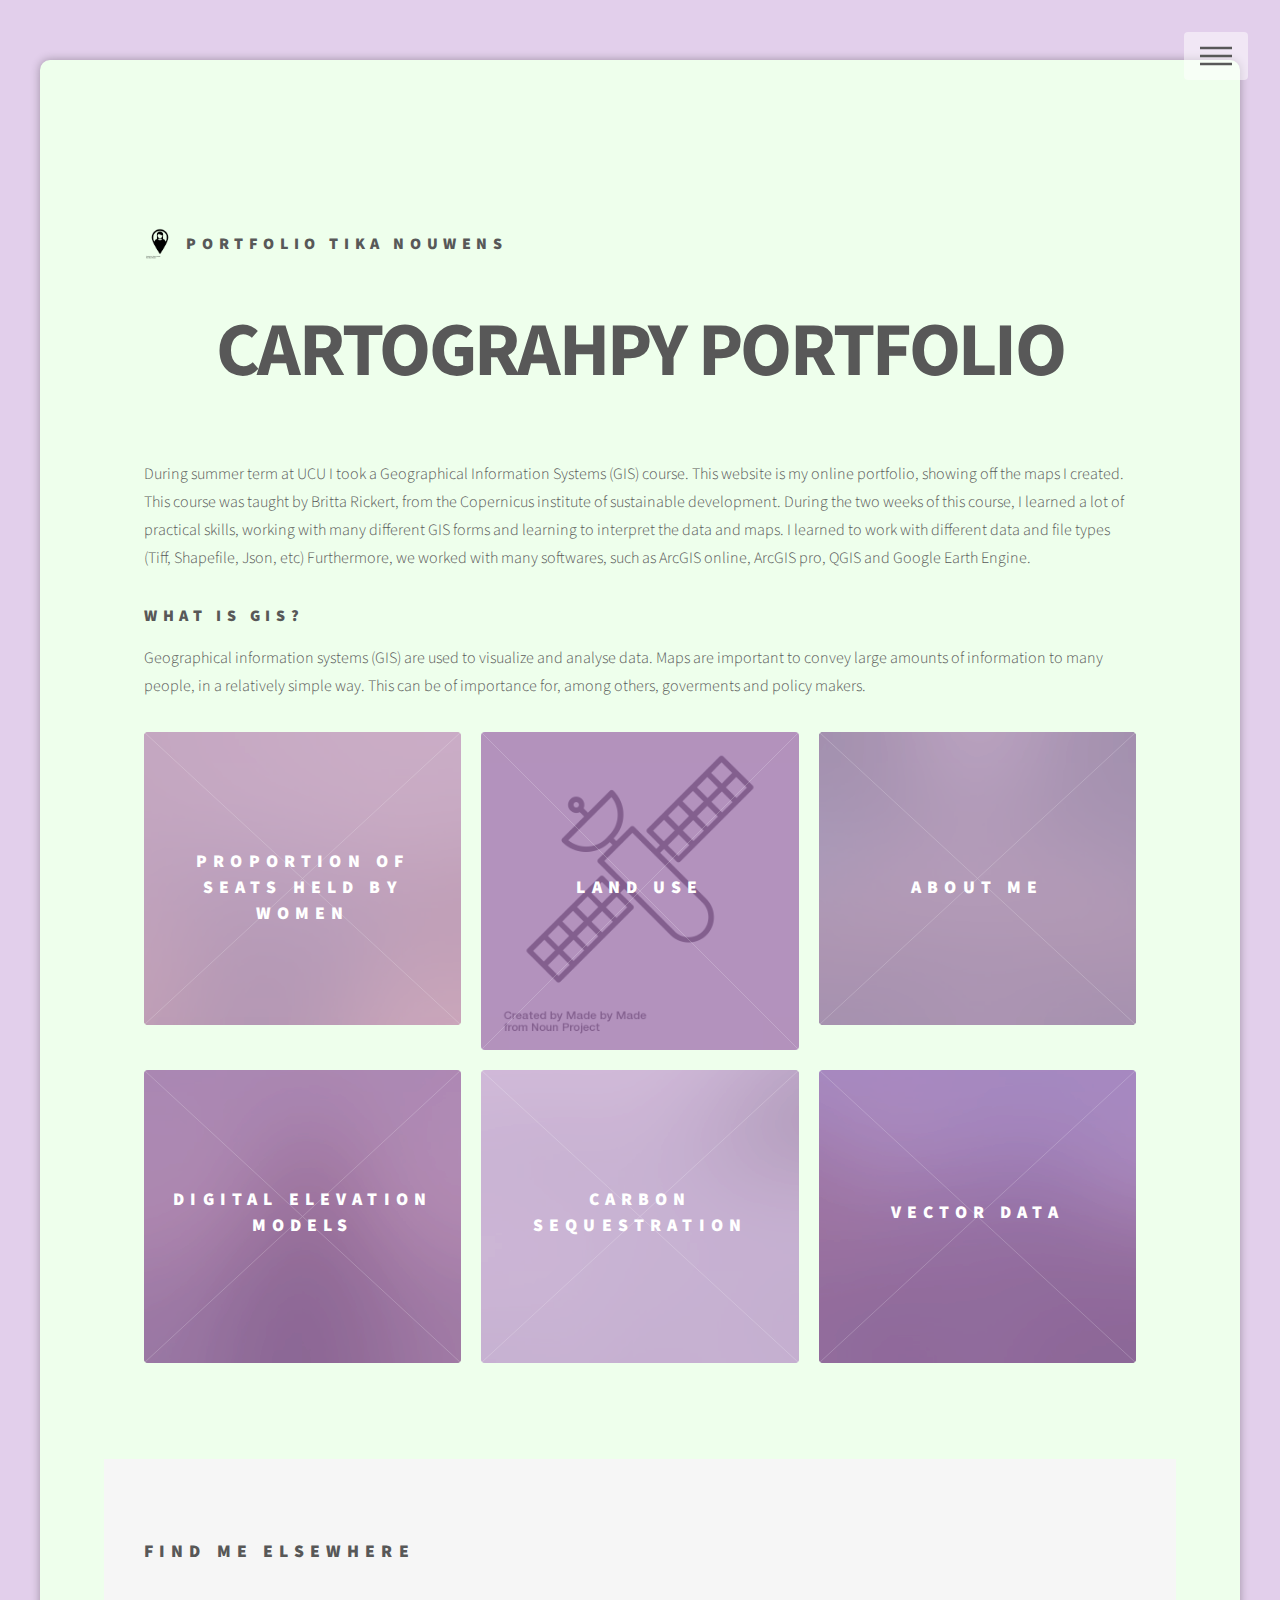
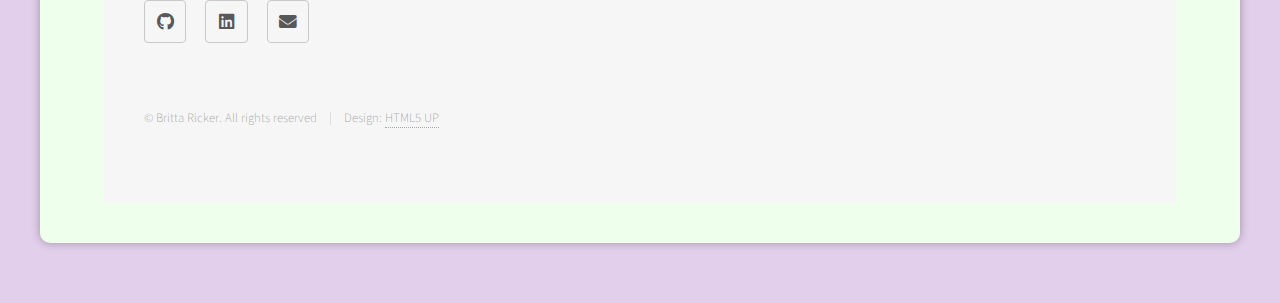
<file: index.html>
<!DOCTYPE HTML>
<!--
	Phantom by HTML5 UP
	html5up.net | @ajlkn
	Free for personal and commercial use under the CCA 3.0 license (html5up.net/license)
-->
<html>
	<head>
		<title>Tika Nouwens Portfolio</title>
		<meta charset="utf-8" />
		<meta name="viewport" content="width=device-width, initial-scale=1, user-scalable=no" />
		<link rel="stylesheet" href="assets/css/main.css" />
		<noscript><link rel="stylesheet" href="assets/css/noscript.css" /></noscript>
	</head>
	<body class="is-preload">
		<!-- Wrapper -->
		<div id="wrapper">

				<!-- Header -->
					<header id="header">
						<div class="inner">

							<!-- Logo -->
								<a href="index.html" class="logo">
									<span class="symbol"><img src="images/icon.png" alt="" /></span><span class="title">Portfolio Tika Nouwens</span>
								</a>

							<!-- Nav -->
								<nav>
									<ul>
										<li><a href="#menu">Menu</a></li>
									</ul>
								</nav>

						</div>
					</header>

				<!-- Menu -->
					<nav id="menu">
						<h2>Menu</h2>
						<ul>
							<li><a href="index.html">Home</a></li>
							<li><a href="about.html">About</a></li>
							<li><a href="vector.html">Vector</a></li>
							<li><a href="choropleth.html">Choropleth</a></li>
							<li><a href="landuse.html">Land Cover</a></li>
							<li><a href="DEM.html">DEM</a></li>
							<li><a href="gee.html">Carbon Sequestration</a></li>
						</ul>
					</nav>

				<!-- Main -->
					<div id="main">
						<div class="inner">
							<header>
								<h1>CARTOGRAHPY PORTFOLIO</h1><p>During summer term at UCU I took a Geographical Information Systems (GIS) course.
									This website is my online portfolio, showing off the maps I created. This course was taught by Britta Rickert, from the
									Copernicus institute of sustainable development. During the two weeks of this course, I learned a lot of practical skills, working with
									many different GIS forms and learning to interpret the data and maps. I learned to work with different data and file types (Tiff, Shapefile, Json, etc)
									Furthermore, we worked with many softwares, such as ArcGIS online, ArcGIS pro, QGIS and Google Earth Engine. </p>
								<h3>What Is GIS?</h3>
								<p>Geographical information systems (GIS) are used to visualize and analyse data. Maps are important to convey large amounts of information to many people,
									in a relatively simple way. This can be of importance for, among others, goverments and policy makers. 
								</p>
							</header>
							<section class="tiles">
								<article class="style1">
									<span class="image">
										<img src="images/pic01.jpg" alt="" />
									</span>
									<a href="choropleth.html">
										<h2>Proportion of Seats held by Women</h2>
										<div class="content">
											<p>Choropleth Maps - both static and interactive.</p>
										</div>
									</a>
								</article>
								<article class="style2">
									<span class="image">
										<img src="images/sat.png" alt="" />
									</span>
									<a href="landuse.html">
										<h2>Land Use</h2>
										<div class="content">
											<p>Earth observation data in Brunei</p>
										</div>
									</a>
								</article>
								<article class="style3">
									<span class="image">
										<img src="images/pic03.jpg" alt="" />
									</span>
									<a href="about.html">
										<h2>About me</h2>
										<div class="content">
											<p>Read more about me here.</p>
										</div>
									</a>
								</article>
								<article class="style4">
									<span class="image">
										<img src="images/pic04.jpg" alt="" />
									</span>
									<a href="DEM.html">
										<h2>Digital Elevation Models</h2>
										<div class="content">
											<p>Elevation along the coast of Noord-Holland</p>
										</div>
									</a>
								</article>
								<article class="style5">
									<span class="image">
										<img src="images/pic05.jpg" alt="" />
									</span>
									<a href="gee.html">
										<h2>Carbon Sequestration</h2>
										<div class="content">
											<p>Carbon uptake on Texel</p>
										</div>
									</a>
								</article>
								<article class="style6">
									<span class="image">
										<img src="images/pic06.jpg" alt="" />
									</span>
									<a href="vector.html">
										<h2>Vector Data</h2>
										<div class="content">
											<p>Bike density in Utrecht</p>
										</div>
									</a>
								
								</article>
							</section>
						</div>
					</div>

				<!-- Footer -->
					<footer id="footer">
						<div class="inner">
							<section>
								<h2>Find Me Elsewhere</h2>
								<ul class="icons">
									
									<li><a href="https://github.com/TikaFrederika" class="icon brands style2 fa-github"><span class="label">GitHub</span></a></li>
									<li><a href="https://linkedin.com/in/tika-nouwens-0229b1237" class="icon brands style2 fa-linkedin"><span class="label">500px</span></a></li>
									<li><a href= "mailto: tikafrederika@hotmail.com" class="icon solid style2 fa-envelope"><span class="label">Email</span></a></li>
								</ul>
							</section>
							<ul class="copyright">
								<li>&copy; Britta Ricker. All rights reserved</li><li>Design: <a href="http://html5up.net">HTML5 UP</a></li>
							</ul>
							
						</div>
					</footer>

			</div>

		<!-- Scripts -->
			<script src="assets/js/jquery.min.js"></script>
			<script src="assets/js/browser.min.js"></script>
			<script src="assets/js/breakpoints.min.js"></script>
			<script src="assets/js/util.js"></script>
			<script src="assets/js/main.js"></script>

	</body>
</html>
</file>
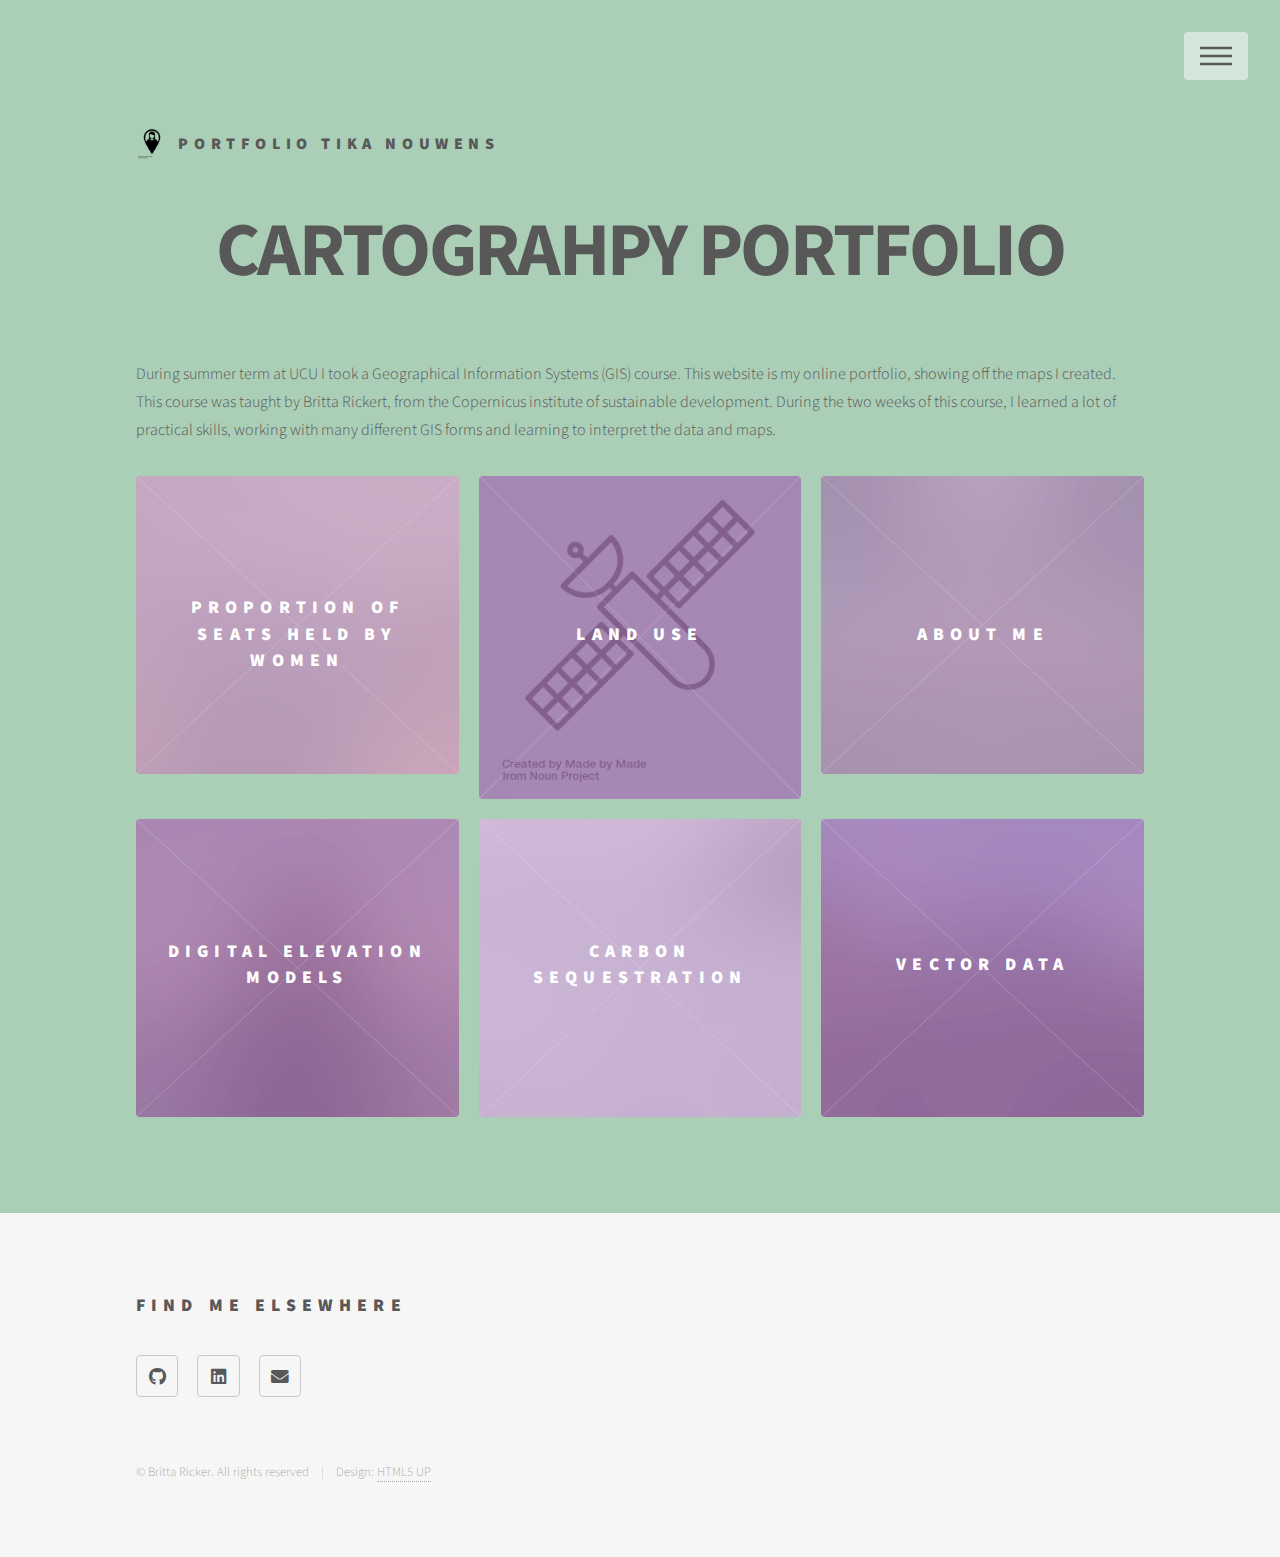
<file: website (1)/website/index.html>
<!DOCTYPE HTML>
<!--
	Phantom by HTML5 UP
	html5up.net | @ajlkn
	Free for personal and commercial use under the CCA 3.0 license (html5up.net/license)
-->
<html>
	<head>
		<title>Tika Nouwens Portfolio</title>
		<meta charset="utf-8" />
		<meta name="viewport" content="width=device-width, initial-scale=1, user-scalable=no" />
		<link rel="stylesheet" href="assets/css/main.css" />
		<noscript><link rel="stylesheet" href="assets/css/noscript.css" /></noscript>
	</head>
	<body class="is-preload">
		<!-- Wrapper -->
			<div id="wrapper">

				<!-- Header -->
					<header id="header">
						<div class="inner">

							<!-- Logo -->
								<a href="index.html" class="logo">
									<span class="symbol"><img src="images/icon.png" alt="" /></span><span class="title">Portfolio Tika Nouwens</span>
								</a>

							<!-- Nav -->
								<nav>
									<ul>
										<li><a href="#menu">Menu</a></li>
									</ul>
								</nav>

						</div>
					</header>

				<!-- Menu -->
					<nav id="menu">
						<h2>Menu</h2>
						<ul>
							<li><a href="index.html">Home</a></li>
							<li><a href="about.html">About</a></li>
							<li><a href="vector.html">Vector</a></li>
							<li><a href="choropleth.html">Choropleth</a></li>
							<li><a href="landuse.html">Land Cover</a></li>
							<li><a href="DEM.html">DEM</a></li>
							<li><a href="gee.html">Carbon Sequestration</a></li>
						</ul>
					</nav>

				<!-- Main -->
					<div id="main">
						<div class="inner">
							<header>
								<h1>CARTOGRAHPY PORTFOLIO</h1><p>During summer term at UCU I took a Geographical Information Systems (GIS) course.
									This website is my online portfolio, showing off the maps I created. This course was taught by Britta Rickert, from the
									Copernicus institute of sustainable development. During the two weeks of this course, I learned a lot of practical skills, working with
									many different GIS forms and learning to interpret the data and maps. </p>
							</header>
							<section class="tiles">
								<article class="style1">
									<span class="image">
										<img src="images/pic01.jpg" alt="" />
									</span>
									<a href="choropleth.html">
										<h2>Proportion of Seats held by Women</h2>
										<div class="content">
											<p>Choropleth Maps - both static and interactive.</p>
										</div>
									</a>
								</article>
								<article class="style2">
									<span class="image">
										<img src="images/sat.png" alt="" />
									</span>
									<a href="landuse.html">
										<h2>Land Use</h2>
										<div class="content">
											<p>Supervised and Unsupervised classification from Earth Observation Data</p>
										</div>
									</a>
								</article>
								<article class="style3">
									<span class="image">
										<img src="images/pic03.jpg" alt="" />
									</span>
									<a href="about.html">
										<h2>About me</h2>
										<div class="content">
											<p>Read more about me here.</p>
										</div>
									</a>
								</article>
								<article class="style4">
									<span class="image">
										<img src="images/pic04.jpg" alt="" />
									</span>
									<a href="DEM.html">
										<h2>Digital Elevation Models</h2>
										<div class="content">
											<p>Elevation along the coast of Noord-Holland</p>
										</div>
									</a>
								</article>
								<article class="style5">
									<span class="image">
										<img src="images/pic05.jpg" alt="" />
									</span>
									<a href="gee.html">
										<h2>Carbon Sequestration</h2>
										<div class="content">
											<p>Sed nisl arcu euismod sit amet nisi lorem etiam dolor veroeros et feugiat.</p>
										</div>
									</a>
								</article>
								<article class="style6">
									<span class="image">
										<img src="images/pic06.jpg" alt="" />
									</span>
									<a href="vector.html">
										<h2>Vector Data</h2>
										<div class="content">
											<p>Sed nisl arcu euismod sit amet nisi lorem etiam dolor veroeros et feugiat.</p>
										</div>
									</a>
								
								</article>
							</section>
						</div>
					</div>

				<!-- Footer -->
					<footer id="footer">
						<div class="inner">
							<section>
								<h2>Find Me Elsewhere</h2>
								<ul class="icons">
									
									<li><a href="https://github.com/bricker0" class="icon brands style2 fa-github"><span class="label">GitHub</span></a></li>
									<li><a href="https://www.linkedin.com/in/brittaricker/" class="icon brands style2 fa-linkedin"><span class="label">500px</span></a></li>
									<li><a href="#" class="icon solid style2 fa-envelope"><span class="label">Email</span></a></li>
								</ul>
							</section>
							<ul class="copyright">
								<li>&copy; Britta Ricker. All rights reserved</li><li>Design: <a href="http://html5up.net">HTML5 UP</a></li>
							</ul>
							
						</div>
					</footer>

			</div>

		<!-- Scripts -->
			<script src="assets/js/jquery.min.js"></script>
			<script src="assets/js/browser.min.js"></script>
			<script src="assets/js/breakpoints.min.js"></script>
			<script src="assets/js/util.js"></script>
			<script src="assets/js/main.js"></script>

	</body>
</html>
</file>
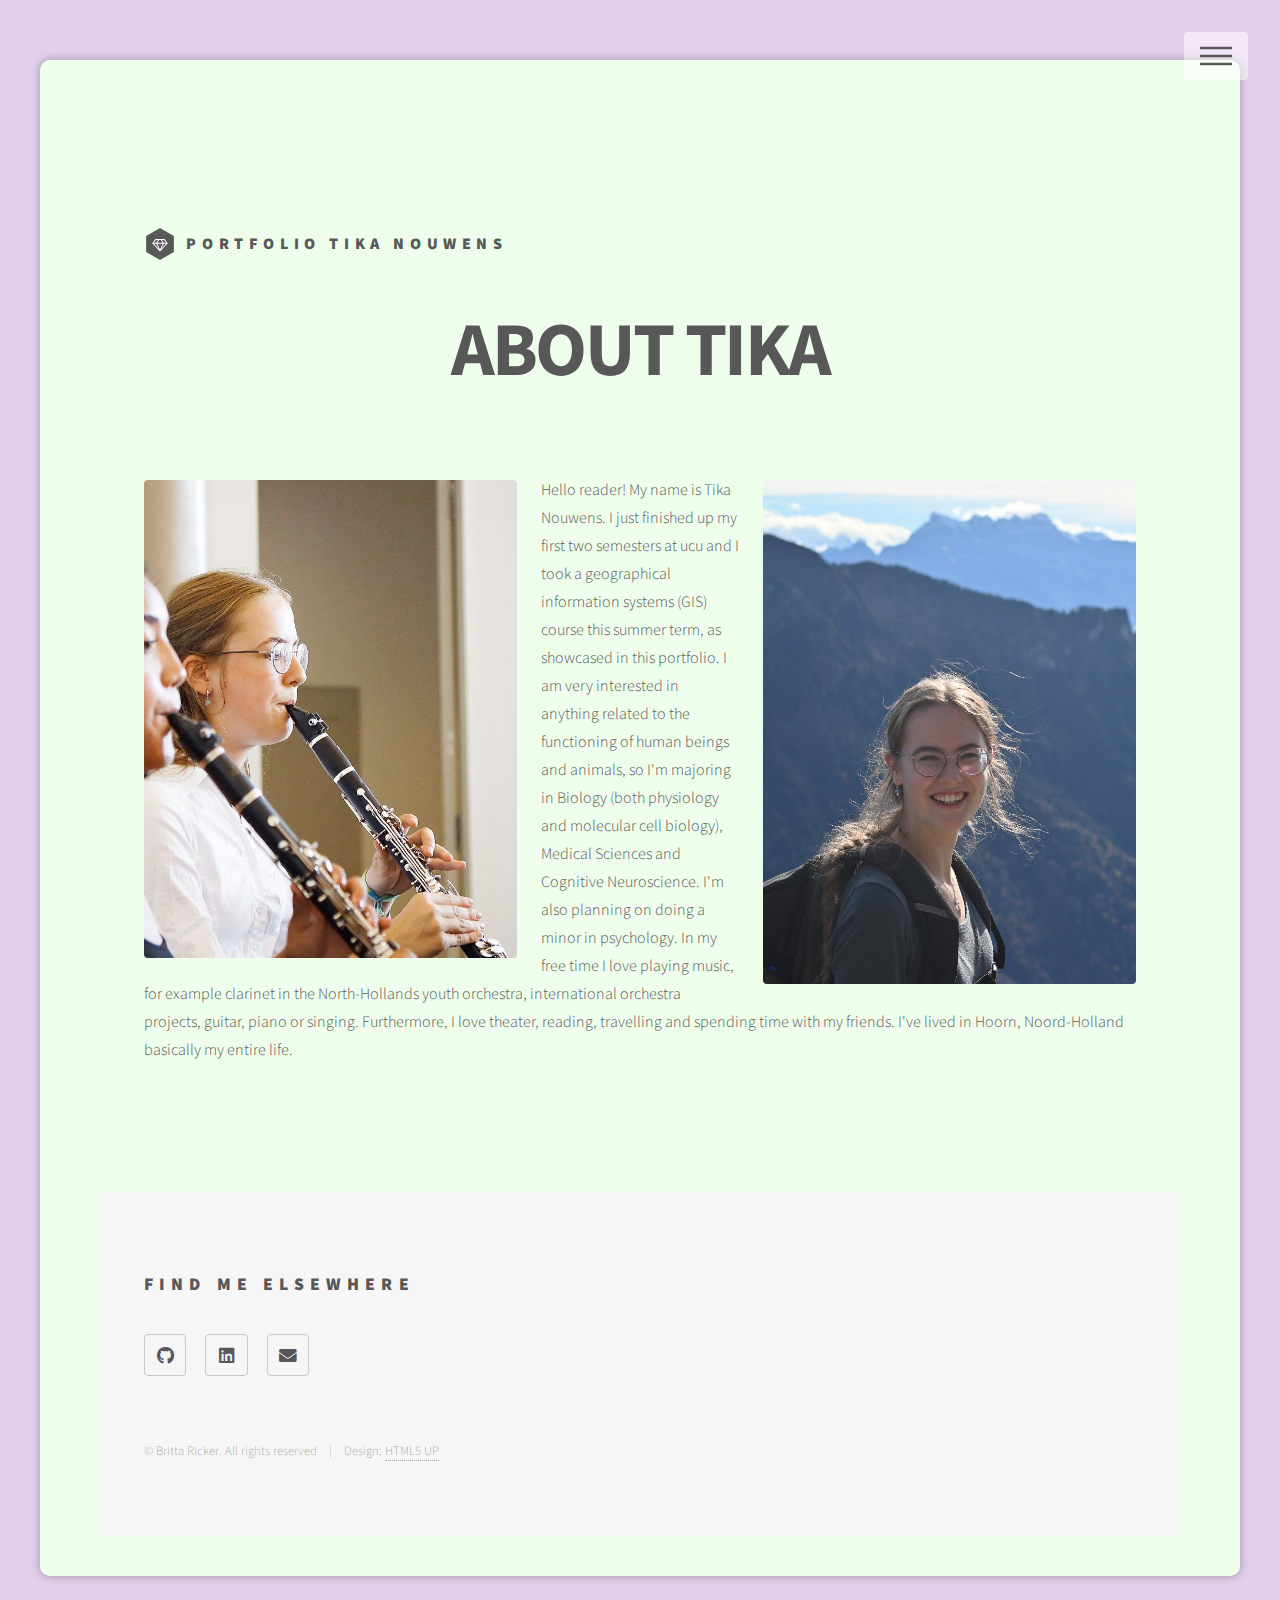
<file: about.html>
<!DOCTYPE HTML>
<!--
	Phantom by HTML5 UP
	html5up.net | @ajlkn
	Free for personal and commercial use under the CCA 3.0 license (html5up.net/license)
-->
<html>
	<head>
		<title>About Me</title>
		<meta charset="utf-8" />
		<meta name="viewport" content="width=device-width, initial-scale=1, user-scalable=no" />
		<link rel="stylesheet" href="assets/css/main.css" />
		<noscript><link rel="stylesheet" href="assets/css/noscript.css" /></noscript>
	</head>
	<body class="is-preload">
		<!-- Wrapper -->
			<div id="wrapper">

				<!-- Header -->
					<header id="header">
						<div class="inner">

							<!-- Logo -->
								<a href="index.html" class="logo">
									<span class="symbol"><img src="images/logo.svg" alt="" /></span><span class="title">Portfolio Tika Nouwens</span>
								</a>

							<!-- Nav -->
								<nav>
									<ul>
										<li><a href="#menu">Menu</a></li>
									</ul>
								</nav>

						</div>
					</header>

				<!-- Menu -->
						<nav id="menu">
						<h2>Menu</h2>
						<ul>
							<li><a href="index.html">Home</a></li>
							<li><a href="vector.html">Vector</a></li>
							<li><a href="choropleth.html">Choropleth</a></li>
							<li><a href="landuse.html">Land Cover</a></li>
							<li><a href="DEM.html">DEM</a></li>
							<li><a href="gee.html">Carbon Sequestration</a></li>
							<li><a href="about.html">About Me</a></li>
						</ul>
					</nav>

				<!-- Main -->
					<div id="main">
						<div class="inner">
							<h1>ABOUT TIKA</h1>
							<span class="image right"><img src="images/1.jpg" alt="" /></span>
							<span class="image left"><img src="images/clarinet.jpg" alt="" /></span>
														<p>Hello reader! My name is Tika Nouwens. I just finished up my first two semesters at ucu and I took a geographical information systems (GIS) course this summer term, as showcased in this portfolio.
															I am very interested in anything related to the functioning of human beings and animals, so I'm majoring in Biology (both physiology and molecular cell biology), Medical Sciences and Cognitive Neuroscience.
															I'm also planning on doing a minor in psychology. In my free time I love playing music, for example clarinet in the North-Hollands youth orchestra, international orchestra projects, guitar, piano or singing.
															Furthermore, I love theater, reading, travelling and spending time with my friends. I've lived in Hoorn, Noord-Holland basically my entire life. 
														</p>
						
						</div>
					</div>

				<!-- Footer -->
					<footer id="footer">
						<div class="inner">
							
							<section>
								<h2>Find Me Elsewhere</h2>
								<ul class="icons">
									
									<li><a href="https://github.com/TikaFrederika" class="icon brands style2 fa-github"><span class="label">GitHub</span></a></li>
									<li><a href="https://linkedin.com/in/tika-nouwens-0229b1237" class="icon brands style2 fa-linkedin"><span class="label">500px</span></a></li>
									<li><a href= "mailto: tikafrederika@hotmail.com" class="icon solid style2 fa-envelope"><span class="label">Email</span></a></li>
								</ul>
							</section>
							<ul class="copyright">
								<li>&copy; Britta Ricker. All rights reserved</li><li>Design: <a href="http://html5up.net">HTML5 UP</a></li>
							</ul>
						</div>
					</footer>

			</div>

		<!-- Scripts -->
			<script src="assets/js/jquery.min.js"></script>
			<script src="assets/js/browser.min.js"></script>
			<script src="assets/js/breakpoints.min.js"></script>
			<script src="assets/js/util.js"></script>
			<script src="assets/js/main.js"></script>

	</body>
</html>
</file>
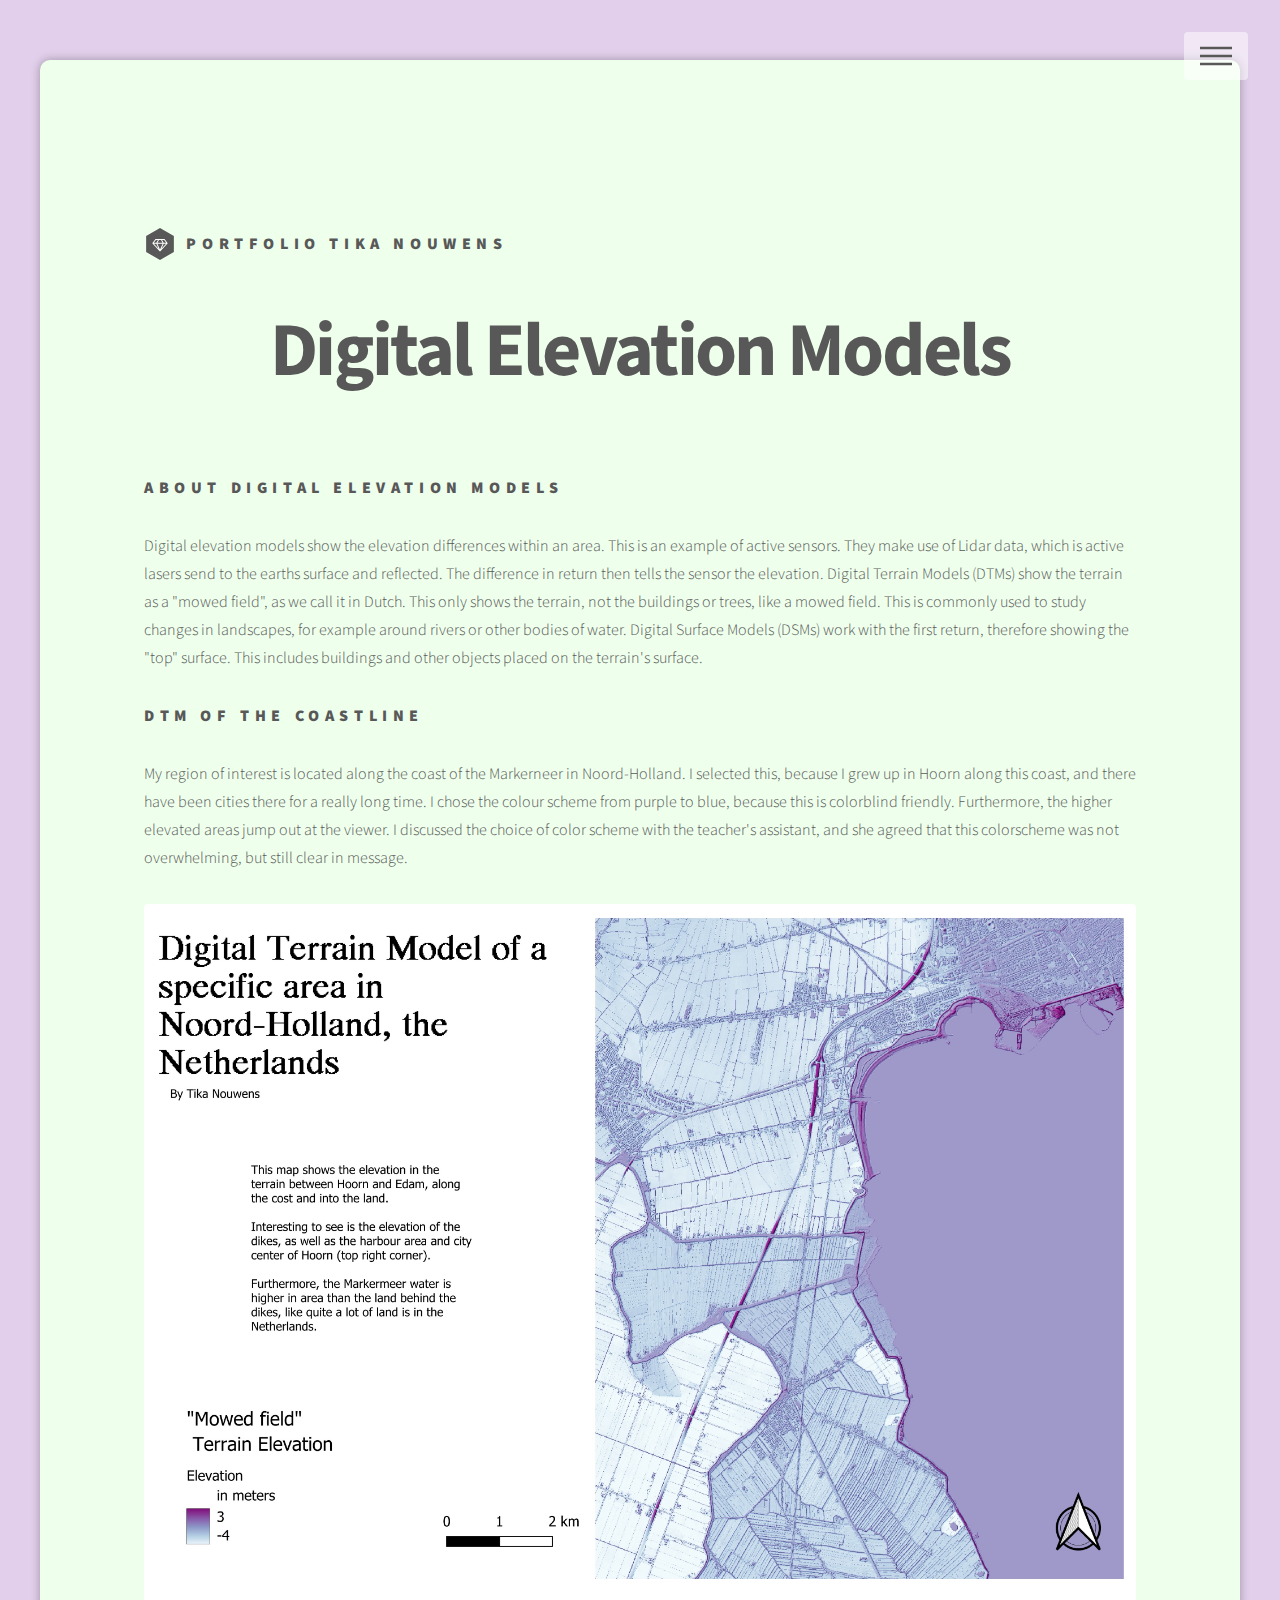
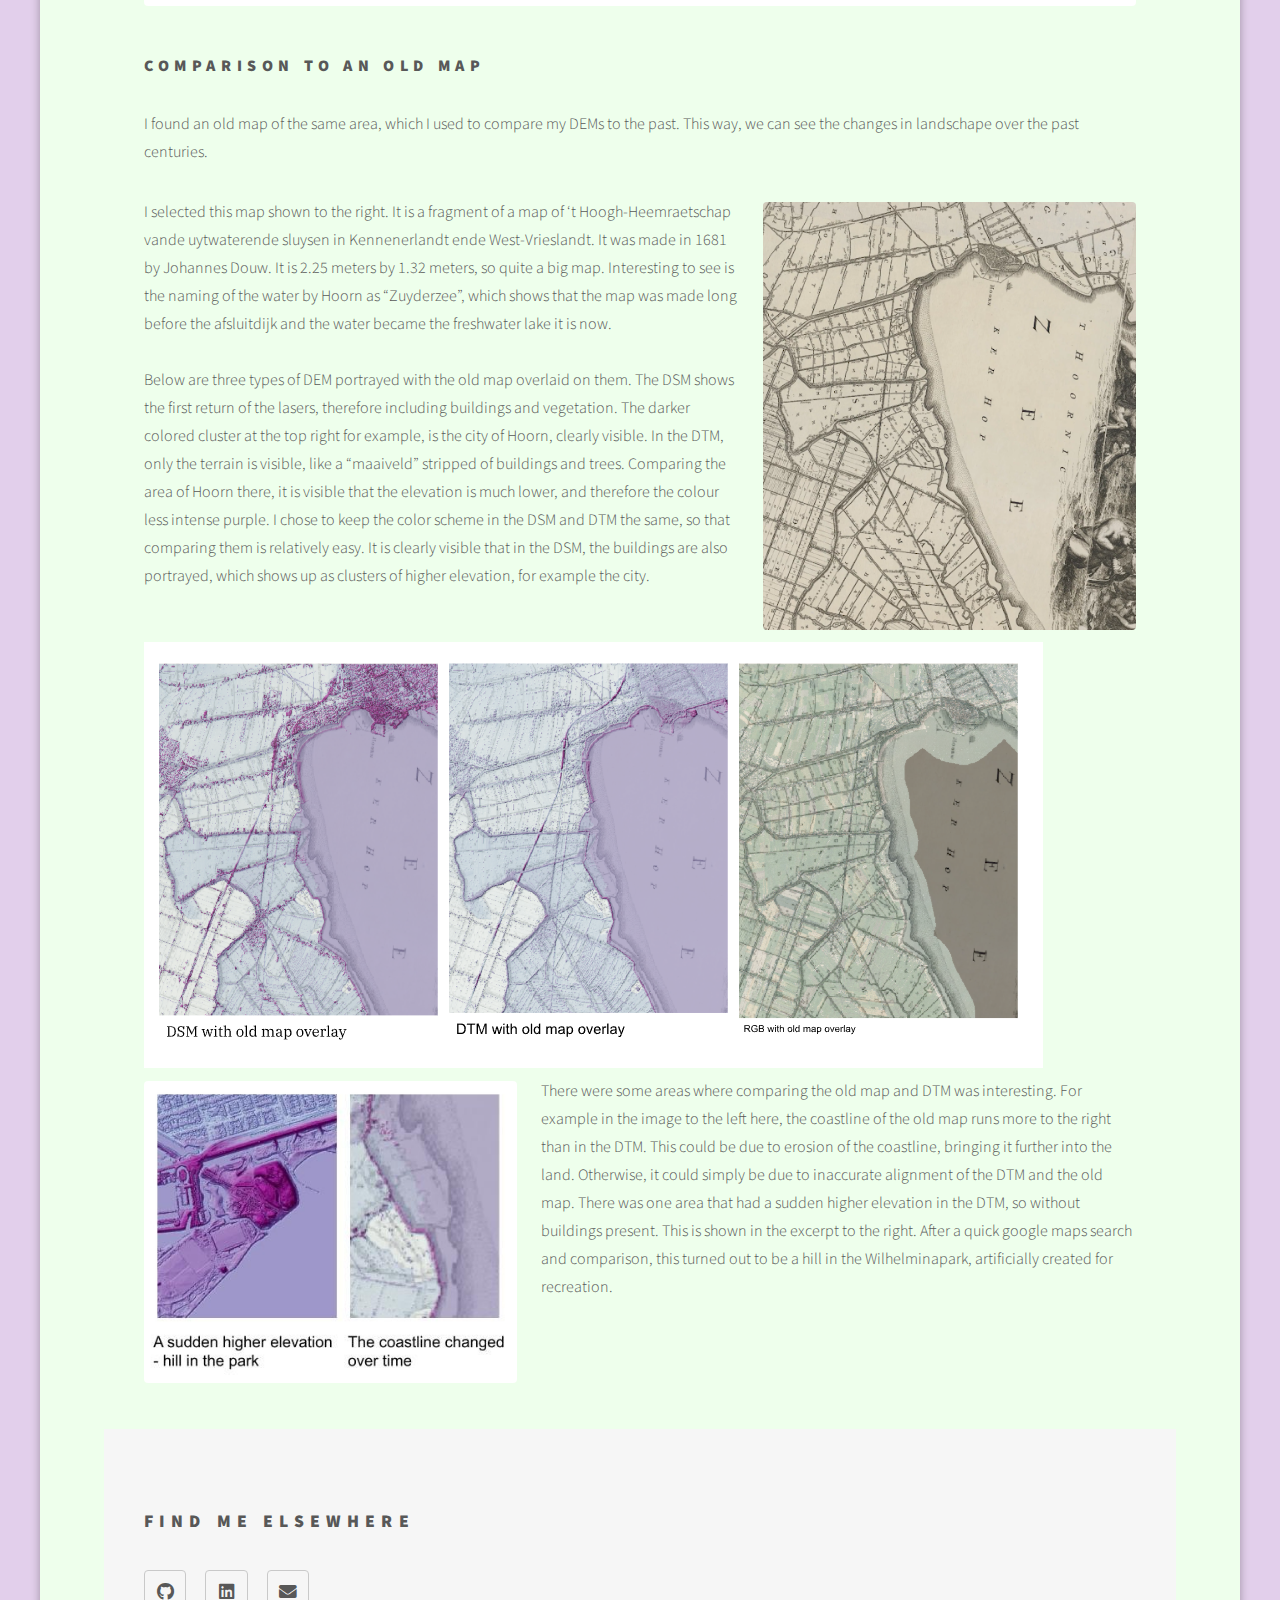
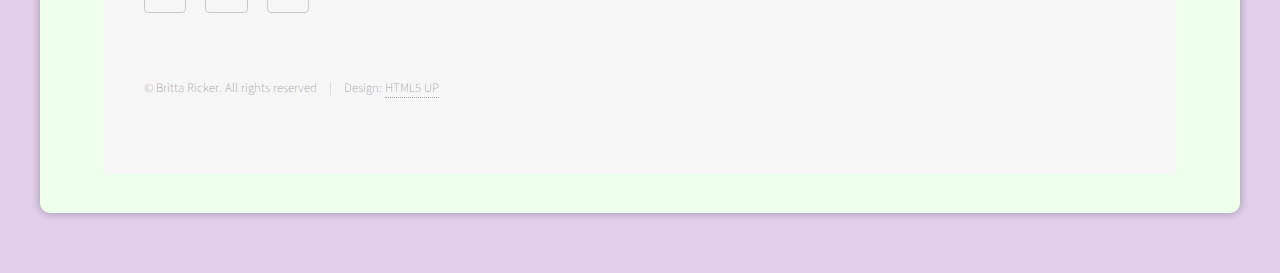
<file: DEM.html>
<!DOCTYPE HTML>
<!--
	Phantom by HTML5 UP
	html5up.net | @ajlkn
	Free for personal and commercial use under the CCA 3.0 license (html5up.net/license)
-->
<html>
	<head>
		<title>Tika Nouwens</title>
		<meta charset="utf-8" />
		<meta name="viewport" content="width=device-width, initial-scale=1, user-scalable=no" />
		<link rel="stylesheet" href="assets/css/main.css" />
		<noscript><link rel="stylesheet" href="assets/css/noscript.css" /></noscript>
	</head>
	<body class="is-preload">
		<!-- Wrapper -->
			<div id="wrapper">

				<!-- Header -->
					<header id="header">
						<div class="inner">

							<!-- Logo -->
								<a href="index.html" class="logo">
									<span class="symbol"><img src="images/logo.svg" alt="" /></span><span class="title">Portfolio Tika Nouwens</span>
								</a>

							<!-- Nav -->
								<nav>
									<ul>
										<li><a href="#menu">Menu</a></li>
									</ul>
								</nav>

						</div>
					</header>

				<!-- Menu -->
					<nav id="menu">
						<h2>Menu</h2>
						<ul>
							<li><a href="index.html">Home</a></li>
							<li><a href="vector.html">Vector</a></li>
							<li><a href="choropleth.html">Choropleth</a></li>
							<li><a href="landuse.html">Land Cover</a></li>
							<li><a href="DEM.html">DEM</a></li>
							<li><a href="gee.html">Carbon Sequestration</a></li>
							<li><a href="about.html">About</a></li>
						</ul>
					</nav>

				<!-- Main -->
					<div id="main">
						<div class="inner">
							<h1>Digital Elevation Models</h1>
							<h3>ABOUT DIGITAL ELEVATION MODELS</h3>
							<P>Digital elevation models show the elevation differences within an area. This is an example of active sensors. They make use of Lidar data,
								which is active lasers send to the earths surface and reflected. The difference in return then tells the sensor the elevation. 
								Digital Terrain Models (DTMs) show the terrain as a "mowed field", as we call it in Dutch. This only shows the terrain, not 
								the buildings or trees, like a mowed field. This is commonly used to study changes in landscapes, for example around rivers or other bodies of water.
								Digital Surface Models (DSMs) work with the first return, therefore showing the "top" surface. This includes buildings and other objects placed on the terrain's surface.
								
							</P>
							<h3>DTM OF THE COASTLINE</h3>
							<P>My region of interest is located along the coast of the Markerneer in Noord-Holland. I selected this, because I grew up in Hoorn along this coast, and there have been cities there for a really long time. 
								I chose the colour scheme from purple to blue, because this is colorblind friendly. Furthermore, the higher elevated areas jump out at the viewer. I discussed the choice of color scheme with the teacher's assistant, and she agreed that this colorscheme was not overwhelming, but still clear in message. </P>
							<span class="image main"><img src="images/DTM_layout_map.jpg" alt="" /></span>
						<h3>COMPARISON TO AN OLD MAP</h3>
						<p>I found an old map of the same area, which I used to compare my DEMs to the past. This way, we can see the changes in landschape over the past centuries.</p>
							<span class="image right"><img src="images/oldmap.png" alt="" /></span>
							<p>I selected this map shown to the right. It is a fragment of a map of ‘t Hoogh-Heemraetschap vande uytwaterende sluysen in Kennenerlandt ende West-Vrieslandt. It was made in 1681 by Johannes Douw. It is 2.25 meters by 1.32 meters, so quite a big map. Interesting to see is the naming of the water by Hoorn as “Zuyderzee”, which shows that the map was made long before the afsluitdijk and the water became the freshwater lake it is now. 
								<br><br>
								Below are three types of DEM portrayed with the old map overlaid on them. The DSM shows the first return of the lasers, therefore including buildings and vegetation. The darker colored cluster at the top right for example, is the city of Hoorn, clearly visible. In the DTM, only the terrain is visible, like a “maaiveld” stripped of buildings and trees. Comparing the area of Hoorn there, it is visible that the elevation is much lower, and therefore the colour less intense purple. I chose to keep the color scheme in the DSM and DTM the same, so that comparing them is relatively easy. It is clearly visible that in the DSM, the buildings are also portrayed, which shows up as clusters of higher elevation, for example the city. 
							</p>
							<img src="images/oldmapoverlay.png" alt=""/>
							<span class="image left"><img src="images/Carbon - Tika.jpg" alt="" /></span>
						<p>There were some areas where comparing the old map and DTM was interesting. For example in the image to the left here, the coastline of the old map runs more to the right than in the DTM. This could be due to erosion of the coastline, bringing it further into the land. Otherwise, it could simply be due to inaccurate alignment of the DTM and the old map. 
							There was one area that had a sudden higher elevation in the DTM, so without buildings present. This is shown in the excerpt to the right. After a quick google maps search and comparison, this turned out to be a hill in the Wilhelminapark, artificially created for recreation.</p>
						
						</div>
					</div>

				<!-- Footer -->
					<footer id="footer">
						<div class="inner">
							
							<section>
								<h2>Find me Elsewhere</h2>
								<ul class="icons">
									
									<li><a href="https://github.com/TikaFrederika" class="icon brands style2 fa-github"><span class="label">GitHub</span></a></li>
									<li><a href="https://linkedin.com/in/tika-nouwens-0229b1237" class="icon brands style2 fa-linkedin"><span class="label">500px</span></a></li>
									<li><a href= "mailto: tikafrederika@hotmail.com" class="icon solid style2 fa-envelope"><span class="label">Email</span></a></li>
								</ul>
							</section>
							<ul class="copyright">
								<li>&copy; Britta Ricker. All rights reserved</li><li>Design: <a href="http://html5up.net">HTML5 UP</a></li>
							</ul>
						</div>
					</footer>

			</div>

		<!-- Scripts -->
			<script src="assets/js/jquery.min.js"></script>
			<script src="assets/js/browser.min.js"></script>
			<script src="assets/js/breakpoints.min.js"></script>
			<script src="assets/js/util.js"></script>
			<script src="assets/js/main.js"></script>

	</body>
</html>
</file>
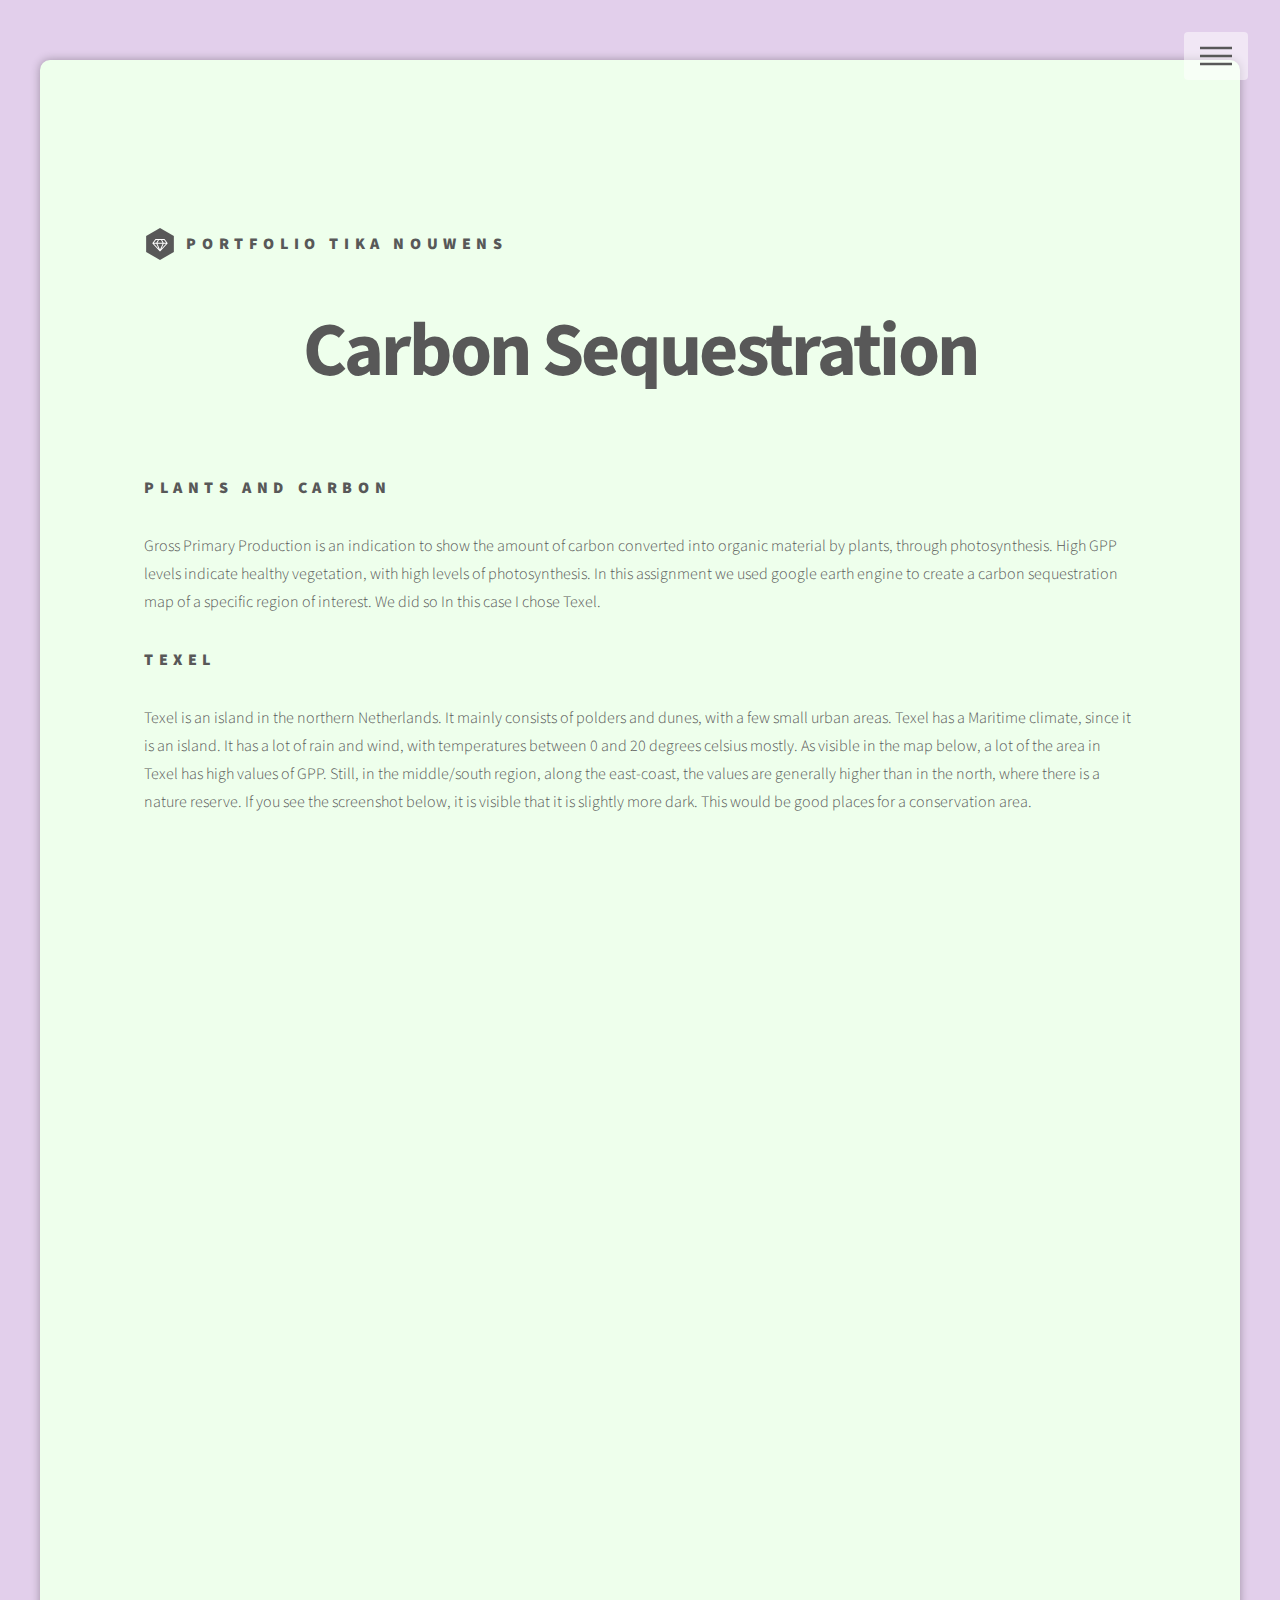
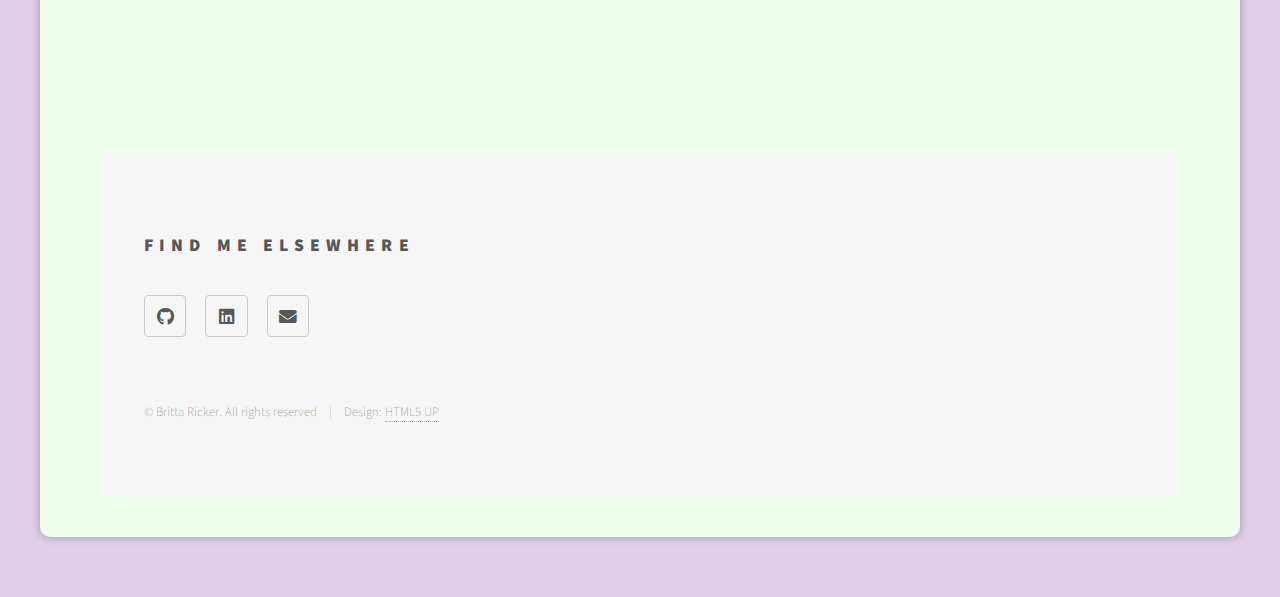
<file: gee.html>
<!DOCTYPE HTML>
<!--
	Phantom by HTML5 UP
	html5up.net | @ajlkn
	Free for personal and commercial use under the CCA 3.0 license (html5up.net/license)
-->
<html>
	<head>
		<title>Tika Nouwens Portfolio</title>
		<meta charset="utf-8" />
		<meta name="viewport" content="width=device-width, initial-scale=1, user-scalable=no" />
		<link rel="stylesheet" href="assets/css/main.css" />
		<noscript><link rel="stylesheet" href="assets/css/noscript.css" /></noscript>
	</head>
	<body class="is-preload">
		<!-- Wrapper -->
			<div id="wrapper">

				<!-- Header -->
					<header id="header">
						<div class="inner">

							<!-- Logo -->
								<a href="index.html" class="logo">
									<span class="symbol"><img src="images/logo.svg" alt="" /></span><span class="title">Portfolio Tika Nouwens</span>
								</a>

							<!-- Nav -->
								<nav>
									<ul>
										<li><a href="#menu">Menu</a></li>
									</ul>
								</nav>

						</div>
					</header>

				<!-- Menu -->
					<nav id="menu">
						<h2>Menu</h2>
						<ul>
							<li><a href="index.html">Home</a></li>
							<li><a href="vector.html">Vector</a></li>
							<li><a href="choropleth.html">Choropleth</a></li>
							<li><a href="landuse.html">Land Cover</a></li>
							<li><a href="DEM.html">DEM</a></li>
							<li><a href="gee.html">Carbon Sequestration</a></li>
							<li><a href="about.html">About</a></li>
						</ul>
					</nav>

				<!-- Main -->
					<div id="main">
						<div class="inner">
							<h1>Carbon Sequestration</h1>
							<h3>Plants and Carbon</h3>
							<p>Gross Primary Production is an indication to show the amount of carbon converted into organic material by plants, through photosynthesis. High GPP levels indicate healthy vegetation, with high levels of photosynthesis. In this assignment
								we used google earth engine to create a carbon sequestration map of a specific region of interest. We did so In this case I chose Texel.
							</p>
							<h3>Texel</h3>
												<p> Texel is an island in the northern Netherlands. It mainly consists of polders and dunes, with a few small urban areas. Texel has a Maritime climate, since it is an island. It has a lot of rain and wind, with temperatures between 0 and 20 degrees celsius mostly.
													As visible in the map below, a lot of the area in Texel has high values of GPP. Still, in the middle/south region, along the east-coast, the values are generally higher than in the north, where there is a nature reserve. If you see the screenshot below, it is visible that it is slightly more dark. 
													This would be good places for a conservation area. 
													</p>
							<iframe src="https://landuseclassification-463809.projects.earthengine.app/view/carbon" width="100%" height="800px" frameborder="0" style="border:0" allowfullscreen>iFrames are not supported on this page.</iframe>

						</div>
					</div>

				<!-- Footer -->
					<footer id="footer">
						<div class="inner">
							
							<section>
								<h2>Find Me Elsewhere</h2>
								<ul class="icons">
									
									<li><a href="https://github.com/TikaFrederika" class="icon brands style2 fa-github"><span class="label">GitHub</span></a></li>
									<li><a href="https://linkedin.com/in/tika-nouwens-0229b1237" class="icon brands style2 fa-linkedin"><span class="label">500px</span></a></li>
									<li><a href= "mailto: tikafrederika@hotmail.com" class="icon solid style2 fa-envelope"><span class="label">Email</span></a></li>
								</ul>
							</section>
							<ul class="copyright">
								<li>&copy; Britta Ricker. All rights reserved</li><li>Design: <a href="http://html5up.net">HTML5 UP</a></li>
							</ul>
						</div>
					</footer>

			</div>

		<!-- Scripts -->
			<script src="assets/js/jquery.min.js"></script>
			<script src="assets/js/browser.min.js"></script>
			<script src="assets/js/breakpoints.min.js"></script>
			<script src="assets/js/util.js"></script>
			<script src="assets/js/main.js"></script>

	</body>
</html>
</file>
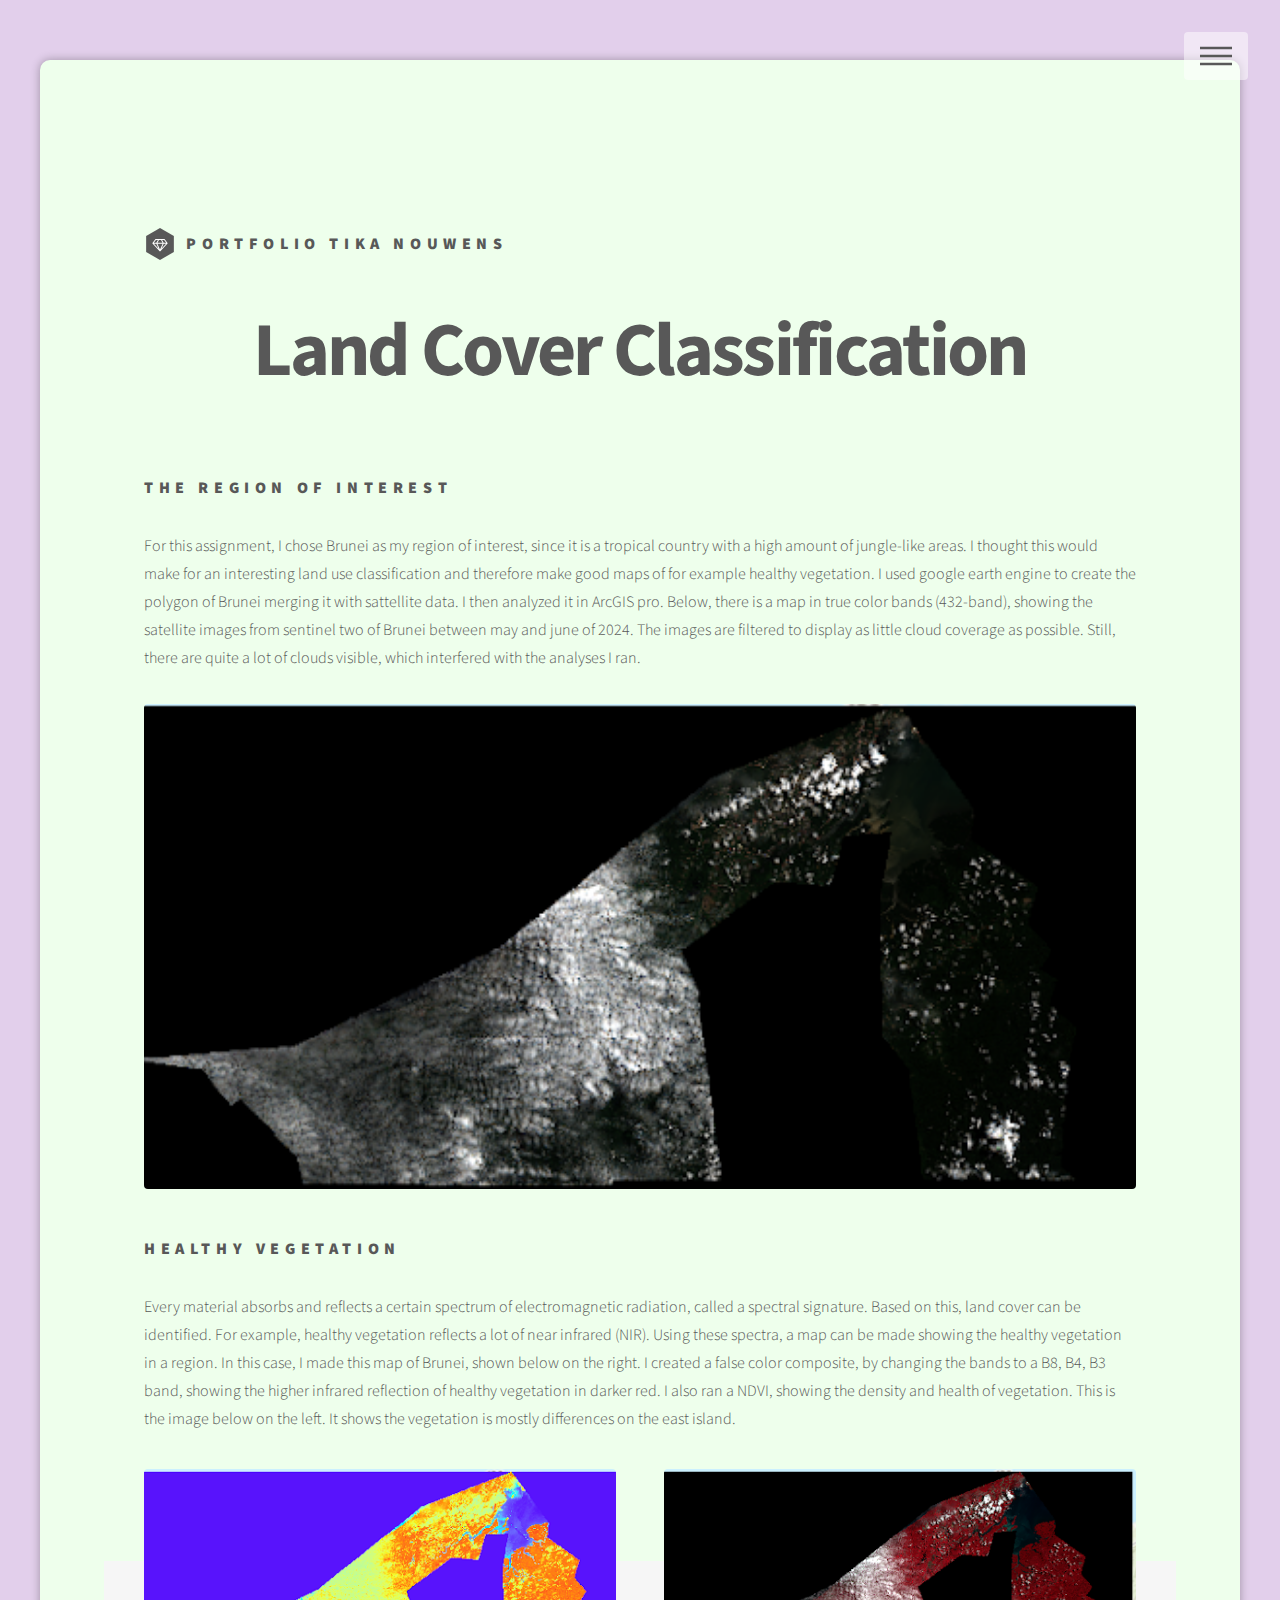
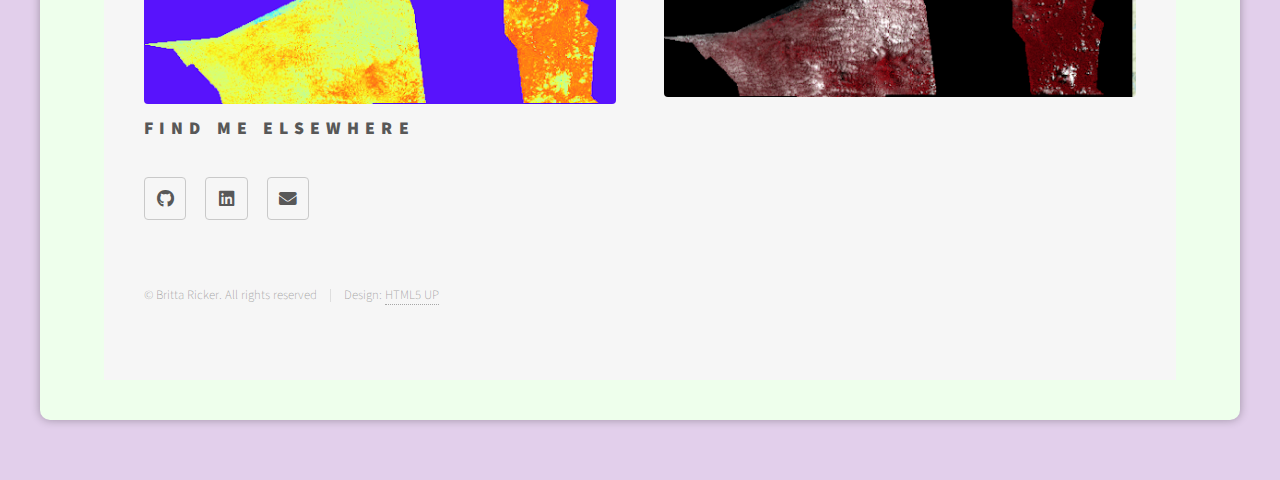
<file: landuse.html>
<!DOCTYPE HTML>
<!--
	Phantom by HTML5 UP
	html5up.net | @ajlkn
	Free for personal and commercial use under the CCA 3.0 license (html5up.net/license)
-->
<html>
	<head>
		<title>Tika Nouwens Portfolio</title>
		<meta charset="utf-8" />
		<meta name="viewport" content="width=device-width, initial-scale=1, user-scalable=no" />
		<link rel="stylesheet" href="assets/css/main.css" />
		<noscript><link rel="stylesheet" href="assets/css/noscript.css" /></noscript>
	</head>
	<body class="is-preload">
		<!-- Wrapper -->
			<div id="wrapper">

				<!-- Header -->
					<header id="header">
						<div class="inner">

							<!-- Logo -->
								<a href="index.html" class="logo">
									<span class="symbol"><img src="images/logo.svg" alt="" /></span><span class="title">Portfolio Tika Nouwens</span>
								</a>

							<!-- Nav -->
								<nav>
									<ul>
										<li><a href="#menu">Menu</a></li>
									</ul>
								</nav>

						</div>
					</header>

				<!-- Menu -->
					<nav id="menu">
						<h2>Menu</h2>
						<ul>
							<li><a href="index.html">Home</a></li>
							<li><a href="vector.html">Vector</a></li>
							<li><a href="choropleth.html">Choropleth</a></li>
							<li><a href="landuse.html">Land Cover</a></li>
							<li><a href="DEM.html">DEM</a></li>
							<li><a href="gee.html">Carbon Sequestration</a></li>
							<li><a href="about.html">About</a></li>
						</ul>
					</nav>

				<!-- Main -->
					<div id="main">
						<div class="inner">
							<h1>Land Cover Classification</h1>
							<h3>The region of interest</h3>
							<p>For this assignment, I chose Brunei as my region of interest, since it is a tropical country with a high amount of
								jungle-like areas. I thought this would make for an interesting land use classification and therefore make good maps of for example healthy 
								vegetation. I used google earth engine to create the polygon of Brunei merging it with sattellite data. I then analyzed it in ArcGIS pro. Below, there is a map in true color bands (432-band), showing the satellite images from sentinel two of Brunei between may and june of 2024. 
								The images are filtered to display as little cloud coverage as possible. Still, there are quite a lot of clouds visible, which interfered with the analyses I 
								ran.
							</p>
							<span class="image main"><img src="images/realcolors.png" alt="" /></span>
							<h3>Healthy Vegetation</h3>
								<p>Every material absorbs and reflects a certain spectrum of electromagnetic radiation, called a spectral signature. Based on this, land cover can be identified. For example, healthy vegetation
									reflects a lot of near infrared (NIR). Using these spectra, a map can be made showing the healthy vegetation in a region. In this case, 
									I made this map of Brunei, shown below on the right. I created a false color composite, by changing the bands to a B8, B4, B3 band, showing the higher infrared reflection of healthy vegetation in darker red.
									I also ran a NDVI, showing the density and health of vegetation. This is the image below on the left. It shows the vegetation is mostly differences
									on the east island. 
								</p>
							<span class="big image left"><img src="images/NDVI.png" alt="" /></span>
							<span class="big image right"><img src="images/red.png" alt="" /></span>
							
						</div>
					</div>

				<!-- Footer -->
					<footer id="footer">
						<div class="inner">
							
							<section>
								<h2>Find Me Elsewhere</h2>
								<ul class="icons">
									
									<li><a href="https://github.com/TikaFrederika" class="icon brands style2 fa-github"><span class="label">GitHub</span></a></li>
									<li><a href="https://linkedin.com/in/tika-nouwens-0229b1237" class="icon brands style2 fa-linkedin"><span class="label">500px</span></a></li>
									<li><a href= "mailto: tikafrederika@hotmail.com" class="icon solid style2 fa-envelope"><span class="label">Email</span></a></li>
								</ul>
							</section>
							<ul class="copyright">
								<li>&copy; Britta Ricker. All rights reserved</li><li>Design: <a href="http://html5up.net">HTML5 UP</a></li>
							</ul>
						</div>
					</footer>

			</div>

		<!-- Scripts -->
			<script src="assets/js/jquery.min.js"></script>
			<script src="assets/js/browser.min.js"></script>
			<script src="assets/js/breakpoints.min.js"></script>
			<script src="assets/js/util.js"></script>
			<script src="assets/js/main.js"></script>

	</body>
</html>
</file>
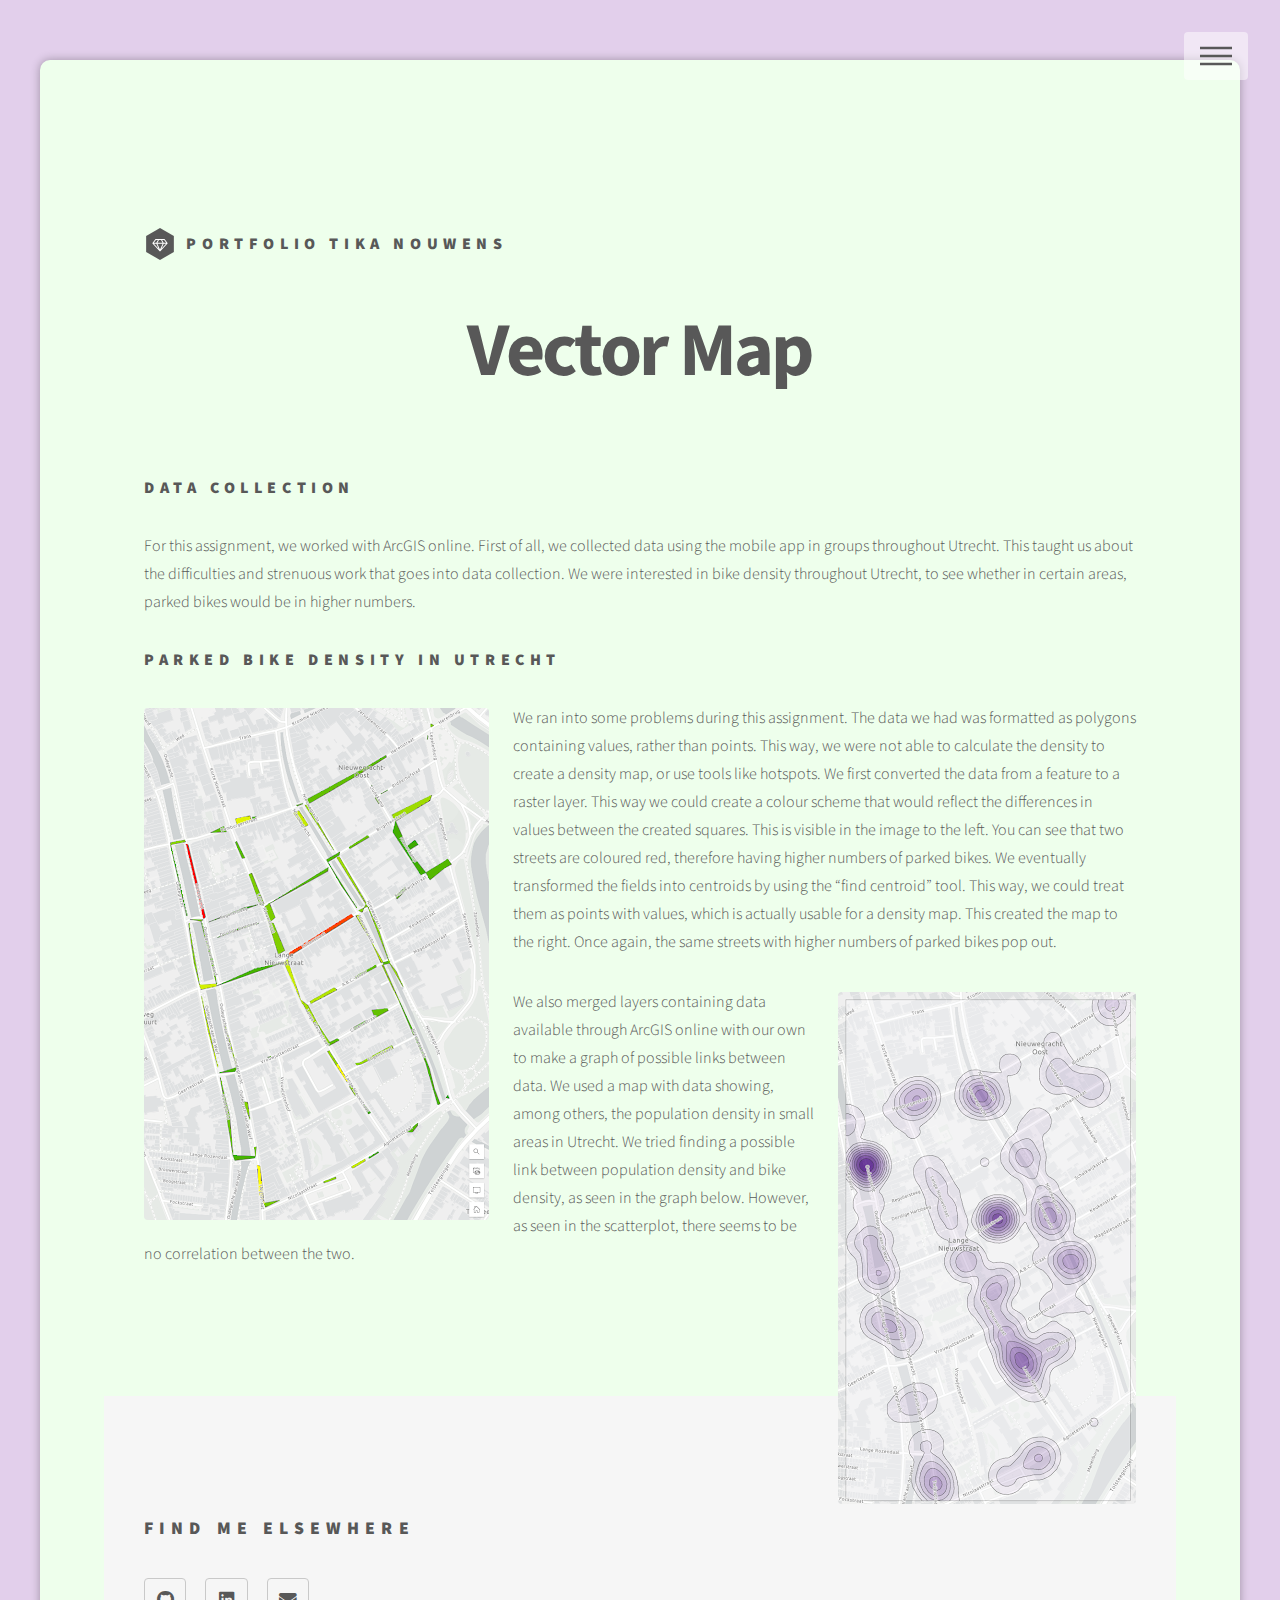
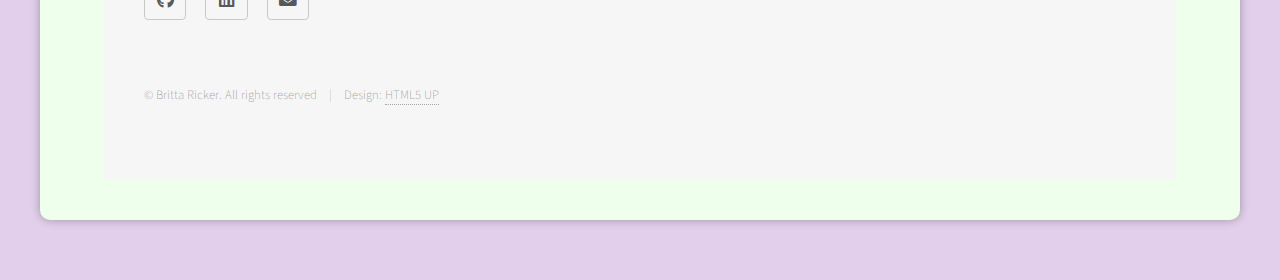
<file: vector.html>
<!DOCTYPE HTML>
<!--
	Phantom by HTML5 UP
	html5up.net | @ajlkn
	Free for personal and commercial use under the CCA 3.0 license (html5up.net/license)
-->
<html>
	<head>
		<title>Vector Map</title>
		<meta charset="utf-8" />
		<meta name="viewport" content="width=device-width, initial-scale=1, user-scalable=no" />
		<link rel="stylesheet" href="assets/css/main.css" />
		<noscript><link rel="stylesheet" href="assets/css/noscript.css" /></noscript>
	</head>
	<body class="is-preload">
		<!-- Wrapper -->
			<div id="wrapper">

				<!-- Header -->
					<header id="header">
						<div class="inner">

							<!-- Logo -->
								<a href="index.html" class="logo">
									<span class="symbol"><img src="images/logo.svg" alt="" /></span><span class="title">Portfolio Tika Nouwens</span>
								</a>

							<!-- Nav -->
								<nav>
									<ul>
										<li><a href="#menu">Menu</a></li>
									</ul>
								</nav>

						</div>
					</header>

				<!-- Menu -->
					<nav id="menu">
						<h2>Menu</h2>
						<ul>
							<li><a href="index.html">Home</a></li>
							<li><a href="vector.html">Vector</a></li>
							<li><a href="choropleth.html">Choropleth</a></li>
							<li><a href="landuse.html">Land Cover</a></li>
							<li><a href="DEM.html">DEM</a></li>
							<li><a href="gee.html">Carbon Sequestration</a></li>
							<li><a href="about.html">About</a></li>
						</ul>
					</nav>

				<!-- Main -->
					<div id="main">
						<div class="inner">
							<h1>Vector Map</h1>
							<h3>Data Collection</h3>
							<p>For this assignment, we worked with ArcGIS online. First of all, we collected data using the mobile app in groups throughout Utrecht. This taught us about the difficulties and strenuous work that goes into data collection. We were interested in bike density throughout Utrecht, to see whether in certain areas, parked bikes would be in higher numbers. </p>
							<h3>Parked Bike Density In Utrecht</h3>
							<span class="image left"><img src="images/colors.png" alt="" /></span>
							<p>We ran into some problems during this assignment. The data we had was formatted as polygons containing values, rather than points. This way, we were not able to calculate the density to create a density map, or use tools like hotspots. We first converted the data from a feature to a raster layer. This way we could create a colour scheme that would reflect the differences in values between the created squares. This is visible in the image to the left. You can see that two streets are coloured red, therefore having higher numbers of parked bikes. 
								We eventually transformed the fields into centroids by using the “find centroid” tool. This way, we could treat them as points with values, which is actually usable for a density map. This created the map to the right. Once again, the same streets with higher numbers of parked bikes pop out. 
							</p>
							<span class="image right"><img src="images/densitymap.png" alt="" /></span>
							<p>We also merged layers containing data available through ArcGIS online with our own to make a graph of possible links between data. We used a map with data showing, among others, the population density in small areas in Utrecht. We tried finding a possible link between population density and bike density, as seen in the graph below. However, as seen in the scatterplot, there seems to be no correlation between the two.
							</p>
							
						</div>
					</div>

				<!-- Footer -->
					<footer id="footer">
						<div class="inner">
					
							<section>
								<h2>Find Me Elsewhere</h2>
								<ul class="icons">
									
									<li><a href="https://github.com/TikaFrederika" class="icon brands style2 fa-github"><span class="label">GitHub</span></a></li>
									<li><a href="https://linkedin.com/in/tika-nouwens-0229b1237" class="icon brands style2 fa-linkedin"><span class="label">500px</span></a></li>
									<li><a href= "mailto: tikafrederika@hotmail.com" class="icon solid style2 fa-envelope"><span class="label">Email</span></a></li>
								</ul>
							</section>
							<ul class="copyright">
								<li>&copy; Britta Ricker. All rights reserved</li><li>Design: <a href="http://html5up.net">HTML5 UP</a></li>
							</ul>
						</div>
					</footer>

			</div>

		<!-- Scripts -->
			<script src="assets/js/jquery.min.js"></script>
			<script src="assets/js/browser.min.js"></script>
			<script src="assets/js/breakpoints.min.js"></script>
			<script src="assets/js/util.js"></script>
			<script src="assets/js/main.js"></script>

	</body>
</html>
</file>
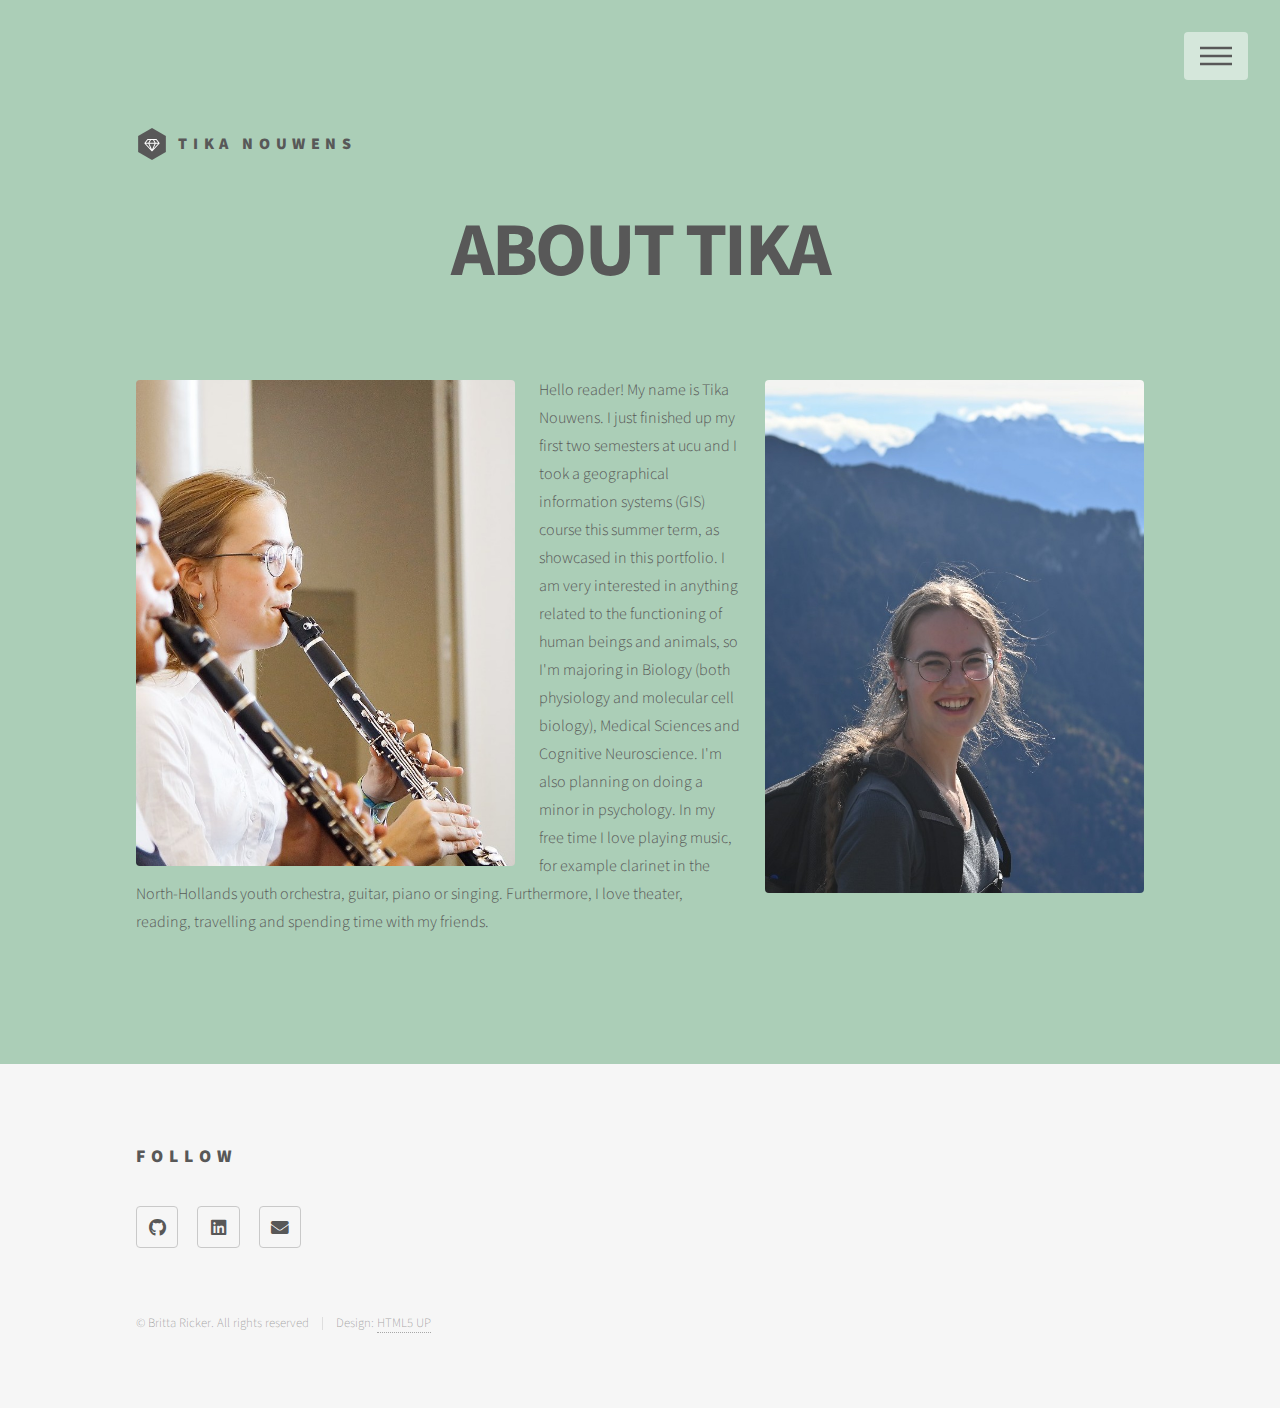
<file: website (1)/website/about.html>
<!DOCTYPE HTML>
<!--
	Phantom by HTML5 UP
	html5up.net | @ajlkn
	Free for personal and commercial use under the CCA 3.0 license (html5up.net/license)
-->
<html>
	<head>
		<title>About Me</title>
		<meta charset="utf-8" />
		<meta name="viewport" content="width=device-width, initial-scale=1, user-scalable=no" />
		<link rel="stylesheet" href="assets/css/main.css" />
		<noscript><link rel="stylesheet" href="assets/css/noscript.css" /></noscript>
	</head>
	<body class="is-preload">
		<!-- Wrapper -->
			<div id="wrapper">

				<!-- Header -->
					<header id="header">
						<div class="inner">

							<!-- Logo -->
								<a href="index.html" class="logo">
									<span class="symbol"><img src="images/logo.svg" alt="" /></span><span class="title">Tika Nouwens</span>
								</a>

							<!-- Nav -->
								<nav>
									<ul>
										<li><a href="#menu">Menu</a></li>
									</ul>
								</nav>

						</div>
					</header>

				<!-- Menu -->
						<nav id="menu">
						<h2>Menu</h2>
						<ul>
							<li><a href="index.html">Home</a></li>
							<li><a href="vector.html">Vector</a></li>
							<li><a href="choropleth.html">Choropleth</a></li>
							<li><a href="landuse.html">Land Cover</a></li>
							<li><a href="DEM.html">DEM</a></li>
							<li><a href="gee.html">Carbon Sequestration</a></li>
							<li><a href="about.html">About Me</a></li>
						</ul>
					</nav>

				<!-- Main -->
					<div id="main">
						<div class="inner">
							<h1>ABOUT TIKA</h1>
							<span class="image right"><img src="images/1.jpg" alt="" /></span>
							<span class="image left"><img src="images/clarinet.jpg" alt="" /></span>
														<p>Hello reader! My name is Tika Nouwens. I just finished up my first two semesters at ucu and I took a geographical information systems (GIS) course this summer term, as showcased in this portfolio.
															I am very interested in anything related to the functioning of human beings and animals, so I'm majoring in Biology (both physiology and molecular cell biology), Medical Sciences and Cognitive Neuroscience.
															I'm also planning on doing a minor in psychology. In my free time I love playing music, for example clarinet in the North-Hollands youth orchestra, guitar, piano or singing.
															Furthermore, I love theater, reading, travelling and spending time with my friends. 
														</p>
						
						</div>
					</div>

				<!-- Footer -->
					<footer id="footer">
						<div class="inner">
							
							<section>
								<h2>Follow</h2>
								<ul class="icons">
									
									<li><a href="https://github.com/bricker0" class="icon brands style2 fa-github"><span class="label">GitHub</span></a></li>
									<li><a href="https://www.linkedin.com/in/brittaricker/" class="icon brands style2 fa-linkedin"><span class="label">500px</span></a></li>
									<li><a href="#" class="icon solid style2 fa-envelope"><span class="label">Email</span></a></li>
								</ul>
							</section>
							<ul class="copyright">
								<li>&copy; Britta Ricker. All rights reserved</li><li>Design: <a href="http://html5up.net">HTML5 UP</a></li>
							</ul>
						</div>
					</footer>

			</div>

		<!-- Scripts -->
			<script src="assets/js/jquery.min.js"></script>
			<script src="assets/js/browser.min.js"></script>
			<script src="assets/js/breakpoints.min.js"></script>
			<script src="assets/js/util.js"></script>
			<script src="assets/js/main.js"></script>

	</body>
</html>
</file>
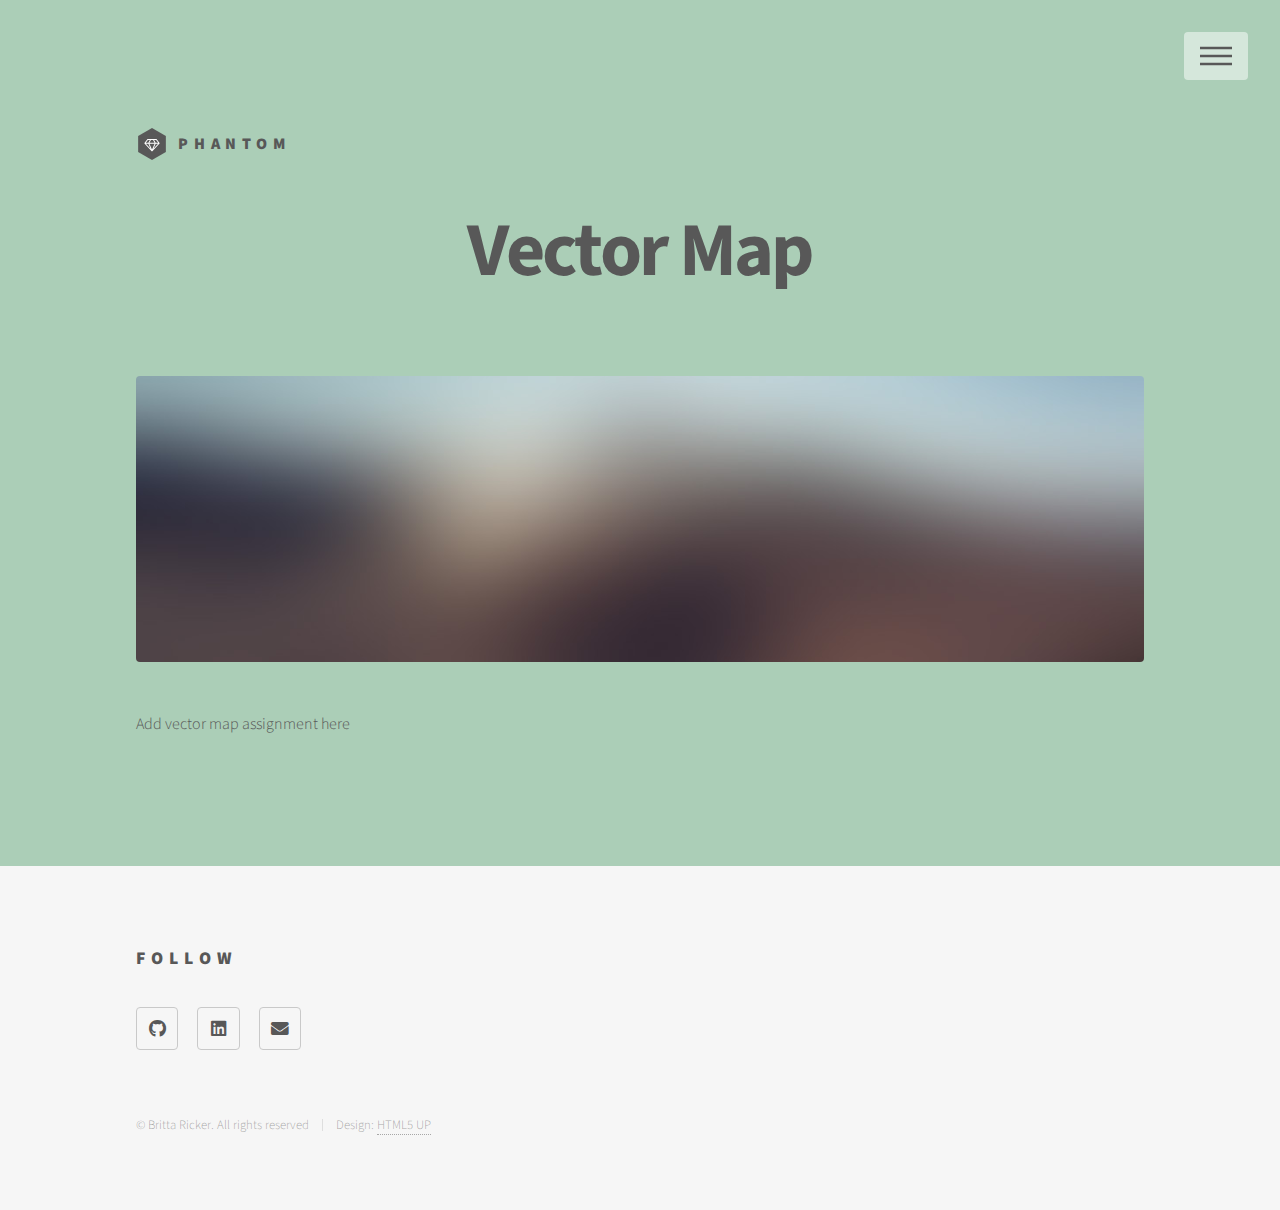
<file: website (1)/website/vector.html>
<!DOCTYPE HTML>
<!--
	Phantom by HTML5 UP
	html5up.net | @ajlkn
	Free for personal and commercial use under the CCA 3.0 license (html5up.net/license)
-->
<html>
	<head>
		<title>Vector Map</title>
		<meta charset="utf-8" />
		<meta name="viewport" content="width=device-width, initial-scale=1, user-scalable=no" />
		<link rel="stylesheet" href="assets/css/main.css" />
		<noscript><link rel="stylesheet" href="assets/css/noscript.css" /></noscript>
	</head>
	<body class="is-preload">
		<!-- Wrapper -->
			<div id="wrapper">

				<!-- Header -->
					<header id="header">
						<div class="inner">

							<!-- Logo -->
								<a href="index.html" class="logo">
									<span class="symbol"><img src="images/logo.svg" alt="" /></span><span class="title">Phantom</span>
								</a>

							<!-- Nav -->
								<nav>
									<ul>
										<li><a href="#menu">Menu</a></li>
									</ul>
								</nav>

						</div>
					</header>

				<!-- Menu -->
					<nav id="menu">
						<h2>Menu</h2>
						<ul>
							<li><a href="index.html">Home</a></li>
							<li><a href="vector.html">Vector</a></li>
							<li><a href="choropleth.html">Choropleth</a></li>
							<li><a href="landuse.html">Land Cover</a></li>
							<li><a href="DEM.html">DEM</a></li>
							<li><a href="gee.html">Carbon Sequestration</a></li>
							<li><a href="about.html">About</a></li>
						</ul>
					</nav>

				<!-- Main -->
					<div id="main">
						<div class="inner">
							<h1>Vector Map</h1>
							<span class="image main"><img src="images/pic13.jpg" alt="" /></span>
							<p> Add vector map assignment here</p>
							
						</div>
					</div>

				<!-- Footer -->
					<footer id="footer">
						<div class="inner">
					
							<section>
								<h2>Follow</h2>
								<ul class="icons">
									
									<li><a href="https://github.com/bricker0" class="icon brands style2 fa-github"><span class="label">GitHub</span></a></li>
									<li><a href="https://www.linkedin.com/in/brittaricker/" class="icon brands style2 fa-linkedin"><span class="label">500px</span></a></li>
									<li><a href="#" class="icon solid style2 fa-envelope"><span class="label">Email</span></a></li>
								</ul>
							</section>
							<ul class="copyright">
								<li>&copy; Britta Ricker. All rights reserved</li><li>Design: <a href="http://html5up.net">HTML5 UP</a></li>
							</ul>
						</div>
					</footer>

			</div>

		<!-- Scripts -->
			<script src="assets/js/jquery.min.js"></script>
			<script src="assets/js/browser.min.js"></script>
			<script src="assets/js/breakpoints.min.js"></script>
			<script src="assets/js/util.js"></script>
			<script src="assets/js/main.js"></script>

	</body>
</html>
</file>
<file: assets/css/noscript.css>
/*
	Phantom by HTML5 UP
	html5up.net | @ajlkn
	Free for personal and commercial use under the CCA 3.0 license (html5up.net/license)
*/

/* Tiles */

	body.is-preload .tiles article {
		-moz-transform: none;
		-webkit-transform: none;
		-ms-transform: none;
		transform: none;
		opacity: 1;
	}
</file>
<file: website (1)/website/assets/css/noscript.css>
/*
	Phantom by HTML5 UP
	html5up.net | @ajlkn
	Free for personal and commercial use under the CCA 3.0 license (html5up.net/license)
*/

/* Tiles */

	body.is-preload .tiles article {
		-moz-transform: none;
		-webkit-transform: none;
		-ms-transform: none;
		transform: none;
		opacity: 1;
	}
</file>
<file: assets/css/main.css>
@import url(fontawesome-all.min.css);
@import url("https://fonts.googleapis.com/css?family=Source+Sans+Pro:300,700,900");

/*
	Phantom by HTML5 UP
	html5up.net | @ajlkn
	Free for personal and commercial use under the CCA 3.0 license (html5up.net/license)
*/

html, body, div, span, applet, object,
iframe, h1, h2, h3, h4, h5, h6, p, blockquote,
pre, a, abbr, acronym, address, big, cite,
code, del, dfn, em, img, ins, kbd, q, s, samp,
small, strike, strong, sub, sup, tt, var, b,
u, i, center, dl, dt, dd, ol, ul, li, fieldset,
form, label, legend, table, caption, tbody,
tfoot, thead, tr, th, td, article, aside,
canvas, details, embed, figure, figcaption,
footer, header, hgroup, menu, nav, output, ruby,
section, summary, time, mark, audio, video {
	margin: 0;
	padding: 0;
	border: 0;
	font-size: 100%;
	font: inherit;
	vertical-align: baseline;}

article, aside, details, figcaption, figure,
footer, header, hgroup, menu, nav, section {
	display: block;}

body {
	line-height: 1;
}

ol, ul {
	list-style: none;
}

blockquote, q {
	quotes: none;
}

	blockquote:before, blockquote:after, q:before, q:after {
		content: '';
		content: none;
	}

table {
	border-collapse: collapse;
	border-spacing: 0;
}

body {
	-webkit-text-size-adjust: none;
}

mark {
	background-color: transparent;
	color: inherit;
}

input::-moz-focus-inner {
	border: 0;
	padding: 0;
}

input, select, textarea {
	-moz-appearance: none;
	-webkit-appearance: none;
	-ms-appearance: none;
	appearance: none;
}

/* Basic */

	@-ms-viewport {
		width: device-width;
	}

	body {
		-ms-overflow-style: scrollbar;
	}

	@media screen and (max-width: 480px) {

		html, body {
			min-width: 320px;
		}

	}

	html {
		box-sizing: border-box;
	}

	*, *:before, *:after {
		box-sizing: inherit;
	}

	body {
		background: rgb(226, 207, 235);;
	}

		body.is-preload *, body.is-preload *:before, body.is-preload *:after {
			-moz-animation: none !important;
			-webkit-animation: none !important;
			-ms-animation: none !important;
			animation: none !important;
			-moz-transition: none !important;
			-webkit-transition: none !important;
			-ms-transition: none !important;
			transition: none !important;
		}

/* Type */

	body, input, select, textarea {
		color: #585858;
		font-family: "Source Sans Pro", Helvetica, sans-serif;
		font-size: 16pt;
		font-weight: 300;
		line-height: 1.75;
	}

		@media screen and (max-width: 1680px) {

			body, input, select, textarea {
				font-size: 14pt;
			}

		}

		@media screen and (max-width: 1280px) {

			body, input, select, textarea {
				font-size: 12pt;
			}

		}

	a {
		-moz-transition: border-bottom-color 0.2s ease, color 0.2s ease;
		-webkit-transition: border-bottom-color 0.2s ease, color 0.2s ease;
		-ms-transition: border-bottom-color 0.2s ease, color 0.2s ease;
		transition: border-bottom-color 0.2s ease, color 0.2s ease;
		text-decoration: none;
		color: #585858;
		border-bottom: dotted 1px rgba(88, 88, 88, 0.5);
	}

		a:hover {
			border-bottom-color: transparent;
			color: #f2849e !important;
		}

	strong, b {
		font-weight: 900;
	}

	em, i {
		font-style: italic;
	}

	p {
		margin: 0 0 2em 0;
	}

	h1 {
		font-size: 4.75em;
		font-weight: 700;
		line-height: 1.3;
		margin: 0 0 1em 0;
		letter-spacing: -0.035em;
		text-align: center;
	}

		h1 a {
			color: inherit;
		}

		@media screen and (max-width: 736px) {

			h1 {
				font-size: 2em;
				margin: 0 0 1em 0;
			}

		}

		@media screen and (max-width: 360px) {

			h1 {
				font-size: 1.75em;
			}

		}

	h2, h3, h4, h5, h6 {
		font-weight: 900;
		line-height: 1.5;
		margin: 0 0 2em 0;
		text-transform: uppercase;
		letter-spacing: 0.35em;
	}

		h2 a, h3 a, h4 a, h5 a, h6 a {
			color: inherit;
		}

	h2 {
		font-size: 1.1em;
	}

	h3 {
		font-size: 1em;
	}

	h4 {
		font-size: 0.8em;
	}

	h5 {
		font-size: 0.8em;
	}

	h6 {
		font-size: 0.8em;
	}

	@media screen and (max-width: 980px) {

		h1 br, h2 br, h3 br, h4 br, h5 br, h6 br {
			display: none;
		}

	}

	@media screen and (max-width: 736px) {

		h2 {
			font-size: 1em;
		}

		h3 {
			font-size: 0.8em;
		}

	}

	sub {
		font-size: 0.8em;
		position: relative;
		top: 0.5em;
	}

	sup {
		font-size: 0.8em;
		position: relative;
		top: -0.5em;
	}

	blockquote {
		border-left: solid 4px #c9c9c9;
		font-style: italic;
		margin: 0 0 2em 0;
		padding: 0.5em 0 0.5em 2em;
	}

	code {
		background: rgba(144, 144, 144, 0.075);
		border-radius: 4px;
		border: solid 1px #c9c9c9;
		font-family: "Courier New", monospace;
		font-size: 0.9em;
		margin: 0 0.25em;
		padding: 0.25em 0.65em;
	}

	pre {
		-webkit-overflow-scrolling: touch;
		font-family: "Courier New", monospace;
		font-size: 0.9em;
		margin: 0 0 2em 0;
	}

		pre code {
			display: block;
			line-height: 1.75;
			padding: 1em 1.5em;
			overflow-x: auto;
		}

	hr {
		border: 0;
		border-bottom: solid 1px #c9c9c9;
		margin: 2em 0;
	}

		hr.major {
			margin: 3em 0;
		}

	.align-left {
		text-align: left;
	}

	.align-center {
		text-align: center;
	}

	.align-right {
		text-align: right;
	}

/* Row */
	.row {
		display: flex;
		flex-wrap: wrap;
		box-sizing: border-box;
		align-items: stretch;
	}

		.row > * {
			box-sizing: border-box;
		}

		.row.gtr-uniform > * > :last-child {
			margin-bottom: 0;
		}

		.row.aln-left {
			justify-content: flex-start;
		}

		.row.aln-center {
			justify-content: center;
		}

		.row.aln-right {
			justify-content: flex-end;
		}

		.row.aln-top {
			align-items: flex-start;
		}

		.row.aln-middle {
			align-items: center;
		}

		.row.aln-bottom {
			align-items: flex-end;
		}

		.row > .imp {
			order: -1;
		}

		.row > .col-1 {
			width: 8.33333%;
		}

		.row > .off-1 {
			margin-left: 8.33333%;
		}

		.row > .col-2 {
			width: 16.66667%;
		}

		.row > .off-2 {
			margin-left: 16.66667%;
		}

		.row > .col-3 {
			width: 25%;
		}

		.row > .off-3 {
			margin-left: 25%;
		}

		.row > .col-4 {
			width: 33.33333%;
		}

		.row > .off-4 {
			margin-left: 33.33333%;
		}

		.row > .col-5 {
			width: 41.66667%;
		}

		.row > .off-5 {
			margin-left: 41.66667%;
		}

		.row > .col-6 {
			width: 50%;
		}

		.row > .off-6 {
			margin-left: 50%;
		}

		.row > .col-7 {
			width: 58.33333%;
		}

		.row > .off-7 {
			margin-left: 58.33333%;
		}

		.row > .col-8 {
			width: 66.66667%;
		}

		.row > .off-8 {
			margin-left: 66.66667%;
		}

		.row > .col-9 {
			width: 75%;
		}

		.row > .off-9 {
			margin-left: 75%;
		}

		.row > .col-10 {
			width: 83.33333%;
		}

		.row > .off-10 {
			margin-left: 83.33333%;
		}

		.row > .col-11 {
			width: 91.66667%;
		}

		.row > .off-11 {
			margin-left: 91.66667%;
		}

		.row > .col-12 {
			width: 100%;
		}

		.row > .off-12 {
			margin-left: 100%;
		}

		.row.gtr-0 {
			margin-top: 0;
			margin-left: 0em;
		}

			.row.gtr-0 > * {
				padding: 0 0 0 0em;
			}

			.row.gtr-0.gtr-uniform {
				margin-top: 0em;
			}

				.row.gtr-0.gtr-uniform > * {
					padding-top: 0em;
				}

		.row.gtr-25 {
			margin-top: 0;
			margin-left: -0.5em;
		}

			.row.gtr-25 > * {
				padding: 0 0 0 0.5em;
			}

			.row.gtr-25.gtr-uniform {
				margin-top: -0.5em;
			}

				.row.gtr-25.gtr-uniform > * {
					padding-top: 0.5em;
				}

		.row.gtr-50 {
			margin-top: 0;
			margin-left: -1em;
		}

			.row.gtr-50 > * {
				padding: 0 0 0 1em;
			}

			.row.gtr-50.gtr-uniform {
				margin-top: -1em;
			}

				.row.gtr-50.gtr-uniform > * {
					padding-top: 1em;
				}

		.row {
			margin-top: 0;
			margin-left: -2em;
		}

			.row > * {
				padding: 0 0 0 2em;
			}

			.row.gtr-uniform {
				margin-top: -2em;
			}

				.row.gtr-uniform > * {
					padding-top: 2em;
				}

		.row.gtr-150 {
			margin-top: 0;
			margin-left: -3em;
		}

			.row.gtr-150 > * {
				padding: 0 0 0 3em;
			}

			.row.gtr-150.gtr-uniform {
				margin-top: -3em;
			}

				.row.gtr-150.gtr-uniform > * {
					padding-top: 3em;
				}

		.row.gtr-200 {
			margin-top: 0;
			margin-left: -4em;
		}

			.row.gtr-200 > * {
				padding: 0 0 0 4em;
			}

			.row.gtr-200.gtr-uniform {
				margin-top: -4em;
			}

				.row.gtr-200.gtr-uniform > * {
					padding-top: 4em;
				}

		@media screen and (max-width: 1680px) {

			.row {
				display: flex;
				flex-wrap: wrap;
				box-sizing: border-box;
				align-items: stretch;
			}

				.row > * {
					box-sizing: border-box;
				}

				.row.gtr-uniform > * > :last-child {
					margin-bottom: 0;
				}

				.row.aln-left {
					justify-content: flex-start;
				}

				.row.aln-center {
					justify-content: center;
				}

				.row.aln-right {
					justify-content: flex-end;
				}

				.row.aln-top {
					align-items: flex-start;
				}

				.row.aln-middle {
					align-items: center;
				}

				.row.aln-bottom {
					align-items: flex-end;
				}

				.row > .imp-xlarge {
					order: -1;
				}

				.row > .col-1-xlarge {
					width: 8.33333%;
				}

				.row > .off-1-xlarge {
					margin-left: 8.33333%;
				}

				.row > .col-2-xlarge {
					width: 16.66667%;
				}

				.row > .off-2-xlarge {
					margin-left: 16.66667%;
				}

				.row > .col-3-xlarge {
					width: 25%;
				}

				.row > .off-3-xlarge {
					margin-left: 25%;
				}

				.row > .col-4-xlarge {
					width: 33.33333%;
				}

				.row > .off-4-xlarge {
					margin-left: 33.33333%;
				}

				.row > .col-5-xlarge {
					width: 41.66667%;
				}

				.row > .off-5-xlarge {
					margin-left: 41.66667%;
				}

				.row > .col-6-xlarge {
					width: 50%;
				}

				.row > .off-6-xlarge {
					margin-left: 50%;
				}

				.row > .col-7-xlarge {
					width: 58.33333%;
				}

				.row > .off-7-xlarge {
					margin-left: 58.33333%;
				}

				.row > .col-8-xlarge {
					width: 66.66667%;
				}

				.row > .off-8-xlarge {
					margin-left: 66.66667%;
				}

				.row > .col-9-xlarge {
					width: 75%;
				}

				.row > .off-9-xlarge {
					margin-left: 75%;
				}

				.row > .col-10-xlarge {
					width: 83.33333%;
				}

				.row > .off-10-xlarge {
					margin-left: 83.33333%;
				}

				.row > .col-11-xlarge {
					width: 91.66667%;
				}

				.row > .off-11-xlarge {
					margin-left: 91.66667%;
				}

				.row > .col-12-xlarge {
					width: 100%;
				}

				.row > .off-12-xlarge {
					margin-left: 100%;
				}

				.row.gtr-0 {
					margin-top: 0;
					margin-left: 0em;
				}

					.row.gtr-0 > * {
						padding: 0 0 0 0em;
					}

					.row.gtr-0.gtr-uniform {
						margin-top: 0em;
					}

						.row.gtr-0.gtr-uniform > * {
							padding-top: 0em;
						}

				.row.gtr-25 {
					margin-top: 0;
					margin-left: -0.5em;
				}

					.row.gtr-25 > * {
						padding: 0 0 0 0.5em;
					}

					.row.gtr-25.gtr-uniform {
						margin-top: -0.5em;
					}

						.row.gtr-25.gtr-uniform > * {
							padding-top: 0.5em;
						}

				.row.gtr-50 {
					margin-top: 0;
					margin-left: -1em;
				}

					.row.gtr-50 > * {
						padding: 0 0 0 1em;
					}

					.row.gtr-50.gtr-uniform {
						margin-top: -1em;
					}

						.row.gtr-50.gtr-uniform > * {
							padding-top: 1em;
						}

				.row {
					margin-top: 0;
					margin-left: -2em;
				}

					.row > * {
						padding: 0 0 0 2em;
					}

					.row.gtr-uniform {
						margin-top: -2em;
					}

						.row.gtr-uniform > * {
							padding-top: 2em;
						}

				.row.gtr-150 {
					margin-top: 0;
					margin-left: -3em;
				}

					.row.gtr-150 > * {
						padding: 0 0 0 3em;
					}

					.row.gtr-150.gtr-uniform {
						margin-top: -3em;
					}

						.row.gtr-150.gtr-uniform > * {
							padding-top: 3em;
						}

				.row.gtr-200 {
					margin-top: 0;
					margin-left: -4em;
				}

					.row.gtr-200 > * {
						padding: 0 0 0 4em;
					}

					.row.gtr-200.gtr-uniform {
						margin-top: -4em;
					}

						.row.gtr-200.gtr-uniform > * {
							padding-top: 4em;
						}

		}

		@media screen and (max-width: 1280px) {

			.row {
				display: flex;
				flex-wrap: wrap;
				box-sizing: border-box;
				align-items: stretch;
			}

				.row > * {
					box-sizing: border-box;
				}

				.row.gtr-uniform > * > :last-child {
					margin-bottom: 0;
				}

				.row.aln-left {
					justify-content: flex-start;
				}

				.row.aln-center {
					justify-content: center;
				}

				.row.aln-right {
					justify-content: flex-end;
				}

				.row.aln-top {
					align-items: flex-start;
				}

				.row.aln-middle {
					align-items: center;
				}

				.row.aln-bottom {
					align-items: flex-end;
				}

				.row > .imp-large {
					order: -1;
				}

				.row > .col-1-large {
					width: 8.33333%;
				}

				.row > .off-1-large {
					margin-left: 8.33333%;
				}

				.row > .col-2-large {
					width: 16.66667%;
				}

				.row > .off-2-large {
					margin-left: 16.66667%;
				}

				.row > .col-3-large {
					width: 25%;
				}

				.row > .off-3-large {
					margin-left: 25%;
				}

				.row > .col-4-large {
					width: 33.33333%;
				}

				.row > .off-4-large {
					margin-left: 33.33333%;
				}

				.row > .col-5-large {
					width: 41.66667%;
				}

				.row > .off-5-large {
					margin-left: 41.66667%;
				}

				.row > .col-6-large {
					width: 50%;
				}

				.row > .off-6-large {
					margin-left: 50%;
				}

				.row > .col-7-large {
					width: 58.33333%;
				}

				.row > .off-7-large {
					margin-left: 58.33333%;
				}

				.row > .col-8-large {
					width: 66.66667%;
				}

				.row > .off-8-large {
					margin-left: 66.66667%;
				}

				.row > .col-9-large {
					width: 75%;
				}

				.row > .off-9-large {
					margin-left: 75%;
				}

				.row > .col-10-large {
					width: 83.33333%;
				}

				.row > .off-10-large {
					margin-left: 83.33333%;
				}

				.row > .col-11-large {
					width: 91.66667%;
				}

				.row > .off-11-large {
					margin-left: 91.66667%;
				}

				.row > .col-12-large {
					width: 100%;
				}

				.row > .off-12-large {
					margin-left: 100%;
				}

				.row.gtr-0 {
					margin-top: 0;
					margin-left: 0em;
				}

					.row.gtr-0 > * {
						padding: 0 0 0 0em;
					}

					.row.gtr-0.gtr-uniform {
						margin-top: 0em;
					}

						.row.gtr-0.gtr-uniform > * {
							padding-top: 0em;
						}

				.row.gtr-25 {
					margin-top: 0;
					margin-left: -0.5em;
				}

					.row.gtr-25 > * {
						padding: 0 0 0 0.5em;
					}

					.row.gtr-25.gtr-uniform {
						margin-top: -0.5em;
					}

						.row.gtr-25.gtr-uniform > * {
							padding-top: 0.5em;
						}

				.row.gtr-50 {
					margin-top: 0;
					margin-left: -1em;
				}

					.row.gtr-50 > * {
						padding: 0 0 0 1em;
					}

					.row.gtr-50.gtr-uniform {
						margin-top: -1em;
					}

						.row.gtr-50.gtr-uniform > * {
							padding-top: 1em;
						}

				.row {
					margin-top: 0;
					margin-left: -2em;
				}

					.row > * {
						padding: 0 0 0 2em;
					}

					.row.gtr-uniform {
						margin-top: -2em;
					}

						.row.gtr-uniform > * {
							padding-top: 2em;
						}

				.row.gtr-150 {
					margin-top: 0;
					margin-left: -3em;
				}

					.row.gtr-150 > * {
						padding: 0 0 0 3em;
					}

					.row.gtr-150.gtr-uniform {
						margin-top: -3em;
					}

						.row.gtr-150.gtr-uniform > * {
							padding-top: 3em;
						}

				.row.gtr-200 {
					margin-top: 0;
					margin-left: -4em;
				}

					.row.gtr-200 > * {
						padding: 0 0 0 4em;
					}

					.row.gtr-200.gtr-uniform {
						margin-top: -4em;
					}

						.row.gtr-200.gtr-uniform > * {
							padding-top: 4em;
						}

		}

		@media screen and (max-width: 980px) {

			.row {
				display: flex;
				flex-wrap: wrap;
				box-sizing: border-box;
				align-items: stretch;
			}

				.row > * {
					box-sizing: border-box;
				}

				.row.gtr-uniform > * > :last-child {
					margin-bottom: 0;
				}

				.row.aln-left {
					justify-content: flex-start;
				}

				.row.aln-center {
					justify-content: center;
				}

				.row.aln-right {
					justify-content: flex-end;
				}

				.row.aln-top {
					align-items: flex-start;
				}

				.row.aln-middle {
					align-items: center;
				}

				.row.aln-bottom {
					align-items: flex-end;
				}

				.row > .imp-medium {
					order: -1;
				}

				.row > .col-1-medium {
					width: 8.33333%;
				}

				.row > .off-1-medium {
					margin-left: 8.33333%;
				}

				.row > .col-2-medium {
					width: 16.66667%;
				}

				.row > .off-2-medium {
					margin-left: 16.66667%;
				}

				.row > .col-3-medium {
					width: 25%;
				}

				.row > .off-3-medium {
					margin-left: 25%;
				}

				.row > .col-4-medium {
					width: 33.33333%;
				}

				.row > .off-4-medium {
					margin-left: 33.33333%;
				}

				.row > .col-5-medium {
					width: 41.66667%;
				}

				.row > .off-5-medium {
					margin-left: 41.66667%;
				}

				.row > .col-6-medium {
					width: 50%;
				}

				.row > .off-6-medium {
					margin-left: 50%;
				}

				.row > .col-7-medium {
					width: 58.33333%;
				}

				.row > .off-7-medium {
					margin-left: 58.33333%;
				}

				.row > .col-8-medium {
					width: 66.66667%;
				}

				.row > .off-8-medium {
					margin-left: 66.66667%;
				}

				.row > .col-9-medium {
					width: 75%;
				}

				.row > .off-9-medium {
					margin-left: 75%;
				}

				.row > .col-10-medium {
					width: 83.33333%;
				}

				.row > .off-10-medium {
					margin-left: 83.33333%;
				}

				.row > .col-11-medium {
					width: 91.66667%;
				}

				.row > .off-11-medium {
					margin-left: 91.66667%;
				}

				.row > .col-12-medium {
					width: 100%;
				}

				.row > .off-12-medium {
					margin-left: 100%;
				}

				.row.gtr-0 {
					margin-top: 0;
					margin-left: 0em;
				}

					.row.gtr-0 > * {
						padding: 0 0 0 0em;
					}

					.row.gtr-0.gtr-uniform {
						margin-top: 0em;
					}

						.row.gtr-0.gtr-uniform > * {
							padding-top: 0em;
						}

				.row.gtr-25 {
					margin-top: 0;
					margin-left: -0.375em;
				}

					.row.gtr-25 > * {
						padding: 0 0 0 0.375em;
					}

					.row.gtr-25.gtr-uniform {
						margin-top: -0.375em;
					}

						.row.gtr-25.gtr-uniform > * {
							padding-top: 0.375em;
						}

				.row.gtr-50 {
					margin-top: 0;
					margin-left: -0.75em;
				}

					.row.gtr-50 > * {
						padding: 0 0 0 0.75em;
					}

					.row.gtr-50.gtr-uniform {
						margin-top: -0.75em;
					}

						.row.gtr-50.gtr-uniform > * {
							padding-top: 0.75em;
						}

				.row {
					margin-top: 0;
					margin-left: -1.5em;
				}

					.row > * {
						padding: 0 0 0 1.5em;
					}

					.row.gtr-uniform {
						margin-top: -1.5em;
					}

						.row.gtr-uniform > * {
							padding-top: 1.5em;
						}

				.row.gtr-150 {
					margin-top: 0;
					margin-left: -2.25em;
				}

					.row.gtr-150 > * {
						padding: 0 0 0 2.25em;
					}

					.row.gtr-150.gtr-uniform {
						margin-top: -2.25em;
					}

						.row.gtr-150.gtr-uniform > * {
							padding-top: 2.25em;
						}

				.row.gtr-200 {
					margin-top: 0;
					margin-left: -3em;
				}

					.row.gtr-200 > * {
						padding: 0 0 0 3em;
					}

					.row.gtr-200.gtr-uniform {
						margin-top: -3em;
					}

						.row.gtr-200.gtr-uniform > * {
							padding-top: 3em;
						}

		}

		@media screen and (max-width: 736px) {

			.row {
				display: flex;
				flex-wrap: wrap;
				box-sizing: border-box;
				align-items: stretch;
			}

				.row > * {
					box-sizing: border-box;
				}

				.row.gtr-uniform > * > :last-child {
					margin-bottom: 0;
				}

				.row.aln-left {
					justify-content: flex-start;
				}

				.row.aln-center {
					justify-content: center;
				}

				.row.aln-right {
					justify-content: flex-end;
				}

				.row.aln-top {
					align-items: flex-start;
				}

				.row.aln-middle {
					align-items: center;
				}

				.row.aln-bottom {
					align-items: flex-end;
				}

				.row > .imp-small {
					order: -1;
				}

				.row > .col-1-small {
					width: 8.33333%;
				}

				.row > .off-1-small {
					margin-left: 8.33333%;
				}

				.row > .col-2-small {
					width: 16.66667%;
				}

				.row > .off-2-small {
					margin-left: 16.66667%;
				}

				.row > .col-3-small {
					width: 25%;
				}

				.row > .off-3-small {
					margin-left: 25%;
				}

				.row > .col-4-small {
					width: 33.33333%;
				}

				.row > .off-4-small {
					margin-left: 33.33333%;
				}

				.row > .col-5-small {
					width: 41.66667%;
				}

				.row > .off-5-small {
					margin-left: 41.66667%;
				}

				.row > .col-6-small {
					width: 50%;
				}

				.row > .off-6-small {
					margin-left: 50%;
				}

				.row > .col-7-small {
					width: 58.33333%;
				}

				.row > .off-7-small {
					margin-left: 58.33333%;
				}

				.row > .col-8-small {
					width: 66.66667%;
				}

				.row > .off-8-small {
					margin-left: 66.66667%;
				}

				.row > .col-9-small {
					width: 75%;
				}

				.row > .off-9-small {
					margin-left: 75%;
				}

				.row > .col-10-small {
					width: 83.33333%;
				}

				.row > .off-10-small {
					margin-left: 83.33333%;
				}

				.row > .col-11-small {
					width: 91.66667%;
				}

				.row > .off-11-small {
					margin-left: 91.66667%;
				}

				.row > .col-12-small {
					width: 100%;
				}

				.row > .off-12-small {
					margin-left: 100%;
				}

				.row.gtr-0 {
					margin-top: 0;
					margin-left: 0em;
				}

					.row.gtr-0 > * {
						padding: 0 0 0 0em;
					}

					.row.gtr-0.gtr-uniform {
						margin-top: 0em;
					}

						.row.gtr-0.gtr-uniform > * {
							padding-top: 0em;
						}

				.row.gtr-25 {
					margin-top: 0;
					margin-left: -0.25em;
				}

					.row.gtr-25 > * {
						padding: 0 0 0 0.25em;
					}

					.row.gtr-25.gtr-uniform {
						margin-top: -0.25em;
					}

						.row.gtr-25.gtr-uniform > * {
							padding-top: 0.25em;
						}

				.row.gtr-50 {
					margin-top: 0;
					margin-left: -0.5em;
				}

					.row.gtr-50 > * {
						padding: 0 0 0 0.5em;
					}

					.row.gtr-50.gtr-uniform {
						margin-top: -0.5em;
					}

						.row.gtr-50.gtr-uniform > * {
							padding-top: 0.5em;
						}

				.row {
					margin-top: 0;
					margin-left: -1em;
				}

					.row > * {
						padding: 0 0 0 1em;
					}

					.row.gtr-uniform {
						margin-top: -1em;
					}

						.row.gtr-uniform > * {
							padding-top: 1em;
						}

				.row.gtr-150 {
					margin-top: 0;
					margin-left: -1.5em;
				}

					.row.gtr-150 > * {
						padding: 0 0 0 1.5em;
					}

					.row.gtr-150.gtr-uniform {
						margin-top: -1.5em;
					}

						.row.gtr-150.gtr-uniform > * {
							padding-top: 1.5em;
						}

				.row.gtr-200 {
					margin-top: 0;
					margin-left: -2em;
				}

					.row.gtr-200 > * {
						padding: 0 0 0 2em;
					}

					.row.gtr-200.gtr-uniform {
						margin-top: -2em;
					}

						.row.gtr-200.gtr-uniform > * {
							padding-top: 2em;
						}

		}

		@media screen and (max-width: 480px) {

			.row {
				display: flex;
				flex-wrap: wrap;
				box-sizing: border-box;
				align-items: stretch;
			}

				.row > * {
					box-sizing: border-box;
				}

				.row.gtr-uniform > * > :last-child {
					margin-bottom: 0;
				}

				.row.aln-left {
					justify-content: flex-start;
				}

				.row.aln-center {
					justify-content: center;
				}

				.row.aln-right {
					justify-content: flex-end;
				}

				.row.aln-top {
					align-items: flex-start;
				}

				.row.aln-middle {
					align-items: center;
				}

				.row.aln-bottom {
					align-items: flex-end;
				}

				.row > .imp-xsmall {
					order: -1;
				}

				.row > .col-1-xsmall {
					width: 8.33333%;
				}

				.row > .off-1-xsmall {
					margin-left: 8.33333%;
				}

				.row > .col-2-xsmall {
					width: 16.66667%;
				}

				.row > .off-2-xsmall {
					margin-left: 16.66667%;
				}

				.row > .col-3-xsmall {
					width: 25%;
				}

				.row > .off-3-xsmall {
					margin-left: 25%;
				}

				.row > .col-4-xsmall {
					width: 33.33333%;
				}

				.row > .off-4-xsmall {
					margin-left: 33.33333%;
				}

				.row > .col-5-xsmall {
					width: 41.66667%;
				}

				.row > .off-5-xsmall {
					margin-left: 41.66667%;
				}

				.row > .col-6-xsmall {
					width: 50%;
				}

				.row > .off-6-xsmall {
					margin-left: 50%;
				}

				.row > .col-7-xsmall {
					width: 58.33333%;
				}

				.row > .off-7-xsmall {
					margin-left: 58.33333%;
				}

				.row > .col-8-xsmall {
					width: 66.66667%;
				}

				.row > .off-8-xsmall {
					margin-left: 66.66667%;
				}

				.row > .col-9-xsmall {
					width: 75%;
				}

				.row > .off-9-xsmall {
					margin-left: 75%;
				}

				.row > .col-10-xsmall {
					width: 83.33333%;
				}

				.row > .off-10-xsmall {
					margin-left: 83.33333%;
				}

				.row > .col-11-xsmall {
					width: 91.66667%;
				}

				.row > .off-11-xsmall {
					margin-left: 91.66667%;
				}

				.row > .col-12-xsmall {
					width: 100%;
				}

				.row > .off-12-xsmall {
					margin-left: 100%;
				}

				.row.gtr-0 {
					margin-top: 0;
					margin-left: 0em;
				}

					.row.gtr-0 > * {
						padding: 0 0 0 0em;
					}

					.row.gtr-0.gtr-uniform {
						margin-top: 0em;
					}

						.row.gtr-0.gtr-uniform > * {
							padding-top: 0em;
						}

				.row.gtr-25 {
					margin-top: 0;
					margin-left: -0.25em;
				}

					.row.gtr-25 > * {
						padding: 0 0 0 0.25em;
					}

					.row.gtr-25.gtr-uniform {
						margin-top: -0.25em;
					}

						.row.gtr-25.gtr-uniform > * {
							padding-top: 0.25em;
						}

				.row.gtr-50 {
					margin-top: 0;
					margin-left: -0.5em;
				}

					.row.gtr-50 > * {
						padding: 0 0 0 0.5em;
					}

					.row.gtr-50.gtr-uniform {
						margin-top: -0.5em;
					}

						.row.gtr-50.gtr-uniform > * {
							padding-top: 0.5em;
						}

				.row {
					margin-top: 0;
					margin-left: -1em;
				}

					.row > * {
						padding: 0 0 0 1em;
					}

					.row.gtr-uniform {
						margin-top: -1em;
					}

						.row.gtr-uniform > * {
							padding-top: 1em;
						}

				.row.gtr-150 {
					margin-top: 0;
					margin-left: -1.5em;
				}

					.row.gtr-150 > * {
						padding: 0 0 0 1.5em;
					}

					.row.gtr-150.gtr-uniform {
						margin-top: -1.5em;
					}

						.row.gtr-150.gtr-uniform > * {
							padding-top: 1.5em;
						}

				.row.gtr-200 {
					margin-top: 0;
					margin-left: -2em;
				}

					.row.gtr-200 > * {
						padding: 0 0 0 2em;
					}

					.row.gtr-200.gtr-uniform {
						margin-top: -2em;
					}

						.row.gtr-200.gtr-uniform > * {
							padding-top: 2em;
						}

		}

/* Section/Article */

	section.special, article.special {
		text-align: center;
	}

	header p {
		margin-top: -1em;
	}

	@media screen and (max-width: 736px) {

		header p {
			margin-top: 0;
		}

	}

/* Icon */

	.icon {
		text-decoration: none;
		border-bottom: none;
		position: relative;
	}

		.icon:before {
			-moz-osx-font-smoothing: grayscale;
			-webkit-font-smoothing: antialiased;
			display: inline-block;
			font-style: normal;
			font-variant: normal;
			text-rendering: auto;
			line-height: 1;
			text-transform: none !important;
			font-family: 'Font Awesome 5 Free';
			font-weight: 400;
		}

		.icon > .label {
			display: none;
		}

		.icon:before {
			line-height: inherit;
		}

		.icon.solid:before {
			font-weight: 900;
		}

		.icon.brands:before {
			font-family: 'Font Awesome 5 Brands';
		}

		.icon.style2 {
			-moz-transition: background-color 0.2s ease-in-out, color 0.2s ease-in-out, border-color 0.2s ease-in-out;
			-webkit-transition: background-color 0.2s ease-in-out, color 0.2s ease-in-out, border-color 0.2s ease-in-out;
			-ms-transition: background-color 0.2s ease-in-out, color 0.2s ease-in-out, border-color 0.2s ease-in-out;
			transition: background-color 0.2s ease-in-out, color 0.2s ease-in-out, border-color 0.2s ease-in-out;
			background-color: transparent;
			border: solid 1px #c9c9c9;
			border-radius: 4px;
			width: 2.65em;
			height: 2.65em;
			display: inline-block;
			text-align: center;
			line-height: 2.65em;
			color: inherit;
		}

			.icon.style2:before {
				font-size: 1.1em;
			}

			.icon.style2:hover {
				color: #f2849e;
				border-color: #f2849e;
			}

			.icon.style2:active {
				background-color: rgba(242, 132, 158, 0.1);
			}

/* List */

	ol {
		list-style: decimal;
		margin: 0 0 2em 0;
		padding-left: 1.25em;
	}

		ol li {
			padding-left: 0.25em;
		}

	ul {
		list-style: disc;
		margin: 0 0 2em 0;
		padding-left: 1em;
	}

		ul li {
			padding-left: 0.5em;
		}

		ul.alt {
			list-style: none;
			padding-left: 0;
		}

			ul.alt li {
				border-top: solid 1px #c9c9c9;
				padding: 0.5em 0;
			}

				ul.alt li:first-child {
					border-top: 0;
					padding-top: 0;
				}

	dl {
		margin: 0 0 2em 0;
	}

		dl dt {
			display: block;
			font-weight: 900;
			margin: 0 0 1em 0;
		}

		dl dd {
			margin-left: 2em;
		}

/* Actions */

	ul.actions {
		display: -moz-flex;
		display: -webkit-flex;
		display: -ms-flex;
		display: flex;
		cursor: default;
		list-style: none;
		margin-left: -1em;
		padding-left: 0;
	}

		ul.actions li {
			padding: 0 0 0 1em;
			vertical-align: middle;
		}

		ul.actions.special {
			-moz-justify-content: center;
			-webkit-justify-content: center;
			-ms-justify-content: center;
			justify-content: center;
			width: 100%;
			margin-left: 0;
		}

			ul.actions.special li:first-child {
				padding-left: 0;
			}

		ul.actions.stacked {
			-moz-flex-direction: column;
			-webkit-flex-direction: column;
			-ms-flex-direction: column;
			flex-direction: column;
			margin-left: 0;
		}

			ul.actions.stacked li {
				padding: 1.3em 0 0 0;
			}

				ul.actions.stacked li:first-child {
					padding-top: 0;
				}

		ul.actions.fit {
			width: calc(100% + 1em);
		}

			ul.actions.fit li {
				-moz-flex-grow: 1;
				-webkit-flex-grow: 1;
				-ms-flex-grow: 1;
				flex-grow: 1;
				-moz-flex-shrink: 1;
				-webkit-flex-shrink: 1;
				-ms-flex-shrink: 1;
				flex-shrink: 1;
				width: 100%;
			}

				ul.actions.fit li > * {
					width: 100%;
				}

			ul.actions.fit.stacked {
				width: 100%;
			}

		@media screen and (max-width: 480px) {

			ul.actions:not(.fixed) {
				-moz-flex-direction: column;
				-webkit-flex-direction: column;
				-ms-flex-direction: column;
				flex-direction: column;
				margin-left: 0;
				width: 100% !important;
			}

				ul.actions:not(.fixed) li {
					-moz-flex-grow: 1;
					-webkit-flex-grow: 1;
					-ms-flex-grow: 1;
					flex-grow: 1;
					-moz-flex-shrink: 1;
					-webkit-flex-shrink: 1;
					-ms-flex-shrink: 1;
					flex-shrink: 1;
					padding: 1em 0 0 0;
					text-align: center;
					width: 100%;
				}

					ul.actions:not(.fixed) li > * {
						width: 100%;
					}

					ul.actions:not(.fixed) li:first-child {
						padding-top: 0;
					}

					ul.actions:not(.fixed) li input[type="submit"],
					ul.actions:not(.fixed) li input[type="reset"],
					ul.actions:not(.fixed) li input[type="button"],
					ul.actions:not(.fixed) li button,
					ul.actions:not(.fixed) li .button {
						width: 100%;
					}

						ul.actions:not(.fixed) li input[type="submit"].icon:before,
						ul.actions:not(.fixed) li input[type="reset"].icon:before,
						ul.actions:not(.fixed) li input[type="button"].icon:before,
						ul.actions:not(.fixed) li button.icon:before,
						ul.actions:not(.fixed) li .button.icon:before {
							margin-left: -0.5rem;
						}

		}

/* Icons */

	ul.icons {
		cursor: default;
		list-style: none;
		padding-left: 0;
		margin: -1em 0 2em -1em;
	}

		ul.icons li {
			display: inline-block;
			padding: 1em 0 0 1em;
		}

/* Form */

	form {
		margin: 0 0 2em 0;
		overflow-x: hidden;
	}

		form > :last-child {
			margin-bottom: 0;
		}

		form > .fields {
			display: -moz-flex;
			display: -webkit-flex;
			display: -ms-flex;
			display: flex;
			-moz-flex-wrap: wrap;
			-webkit-flex-wrap: wrap;
			-ms-flex-wrap: wrap;
			flex-wrap: wrap;
			width: calc(100% + 3em);
			margin: -1.5em 0 2em -1.5em;
		}

			form > .fields > .field {
				-moz-flex-grow: 0;
				-webkit-flex-grow: 0;
				-ms-flex-grow: 0;
				flex-grow: 0;
				-moz-flex-shrink: 0;
				-webkit-flex-shrink: 0;
				-ms-flex-shrink: 0;
				flex-shrink: 0;
				padding: 1.5em 0 0 1.5em;
				width: calc(100% - 1.5em);
			}

				form > .fields > .field.half {
					width: calc(50% - 0.75em);
				}

				form > .fields > .field.third {
					width: calc(100%/3 - 0.5em);
				}

				form > .fields > .field.quarter {
					width: calc(25% - 0.375em);
				}

		@media screen and (max-width: 480px) {

			form > .fields {
				width: calc(100% + 3em);
				margin: -1.5em 0 2em -1.5em;
			}

				form > .fields > .field {
					padding: 1.5em 0 0 1.5em;
					width: calc(100% - 1.5em);
				}

					form > .fields > .field.half {
						width: calc(100% - 1.5em);
					}

					form > .fields > .field.third {
						width: calc(100% - 1.5em);
					}

					form > .fields > .field.quarter {
						width: calc(100% - 1.5em);
					}

		}

	label {
		display: block;
		font-size: 0.9em;
		font-weight: 900;
		margin: 0 0 1em 0;
	}

	input[type="text"],
	input[type="password"],
	input[type="email"],
	input[type="tel"],
	select,
	textarea {
		-moz-appearance: none;
		-webkit-appearance: none;
		-ms-appearance: none;
		appearance: none;
		background-color: transparent;
		border: none;
		border-radius: 0;
		border-bottom: solid 1px #c9c9c9;
		color: inherit;
		display: block;
		outline: 0;
		padding: 0;
		text-decoration: none;
		width: 100%;
	}

		input[type="text"]:invalid,
		input[type="password"]:invalid,
		input[type="email"]:invalid,
		input[type="tel"]:invalid,
		select:invalid,
		textarea:invalid {
			box-shadow: none;
		}

		input[type="text"]:focus,
		input[type="password"]:focus,
		input[type="email"]:focus,
		input[type="tel"]:focus,
		select:focus,
		textarea:focus {
			border-bottom-color: #f2849e;
			box-shadow: inset 0 -1px 0 0 #f2849e;
		}

	select {
		background-image: url("data:image/svg+xml;charset=utf8,%3Csvg xmlns='http://www.w3.org/2000/svg' width='40' height='40' preserveAspectRatio='none' viewBox='0 0 40 40'%3E%3Cpath d='M9.4,12.3l10.4,10.4l10.4-10.4c0.2-0.2,0.5-0.4,0.9-0.4c0.3,0,0.6,0.1,0.9,0.4l3.3,3.3c0.2,0.2,0.4,0.5,0.4,0.9 c0,0.4-0.1,0.6-0.4,0.9L20.7,31.9c-0.2,0.2-0.5,0.4-0.9,0.4c-0.3,0-0.6-0.1-0.9-0.4L4.3,17.3c-0.2-0.2-0.4-0.5-0.4-0.9 c0-0.4,0.1-0.6,0.4-0.9l3.3-3.3c0.2-0.2,0.5-0.4,0.9-0.4S9.1,12.1,9.4,12.3z' fill='%23c9c9c9' /%3E%3C/svg%3E");
		background-size: 1.25rem;
		background-repeat: no-repeat;
		background-position: calc(100% - 1rem) center;
		height: 3em;
		padding-right: 3em;
		text-overflow: ellipsis;
	}

		select option {
			background: #ffffff;
		}

		select:focus::-ms-value {
			background-color: transparent;
		}

		select::-ms-expand {
			display: none;
		}

	input[type="text"],
	input[type="password"],
	input[type="email"],
	select {
		height: 3em;
	}

	textarea {
		padding: 0;
		min-height: 3.75em;
	}

	input[type="checkbox"],
	input[type="radio"] {
		-moz-appearance: none;
		-webkit-appearance: none;
		-ms-appearance: none;
		appearance: none;
		display: block;
		float: left;
		margin-right: -2em;
		opacity: 0;
		width: 1em;
		z-index: -1;
	}

		input[type="checkbox"] + label,
		input[type="radio"] + label {
			text-decoration: none;
			color: #585858;
			cursor: pointer;
			display: inline-block;
			font-size: 1em;
			font-weight: 300;
			padding-left: 2.55em;
			padding-right: 0.75em;
			position: relative;
		}

			input[type="checkbox"] + label:before,
			input[type="radio"] + label:before {
				-moz-osx-font-smoothing: grayscale;
				-webkit-font-smoothing: antialiased;
				display: inline-block;
				font-style: normal;
				font-variant: normal;
				text-rendering: auto;
				line-height: 1;
				text-transform: none !important;
				font-family: 'Font Awesome 5 Free';
				font-weight: 900;
			}

			input[type="checkbox"] + label:before,
			input[type="radio"] + label:before {
				border-radius: 4px;
				border: solid 1px #c9c9c9;
				content: '';
				display: inline-block;
				font-size: 0.8em;
				height: 2.25em;
				left: 0;
				line-height: 2.25em;
				position: absolute;
				text-align: center;
				top: 0;
				width: 2.25em;
			}

		input[type="checkbox"]:checked + label:before,
		input[type="radio"]:checked + label:before {
			background: #585858;
			border-color: #585858;
			color: #ffffff;
			content: '\f00c';
		}

		input[type="checkbox"]:focus + label:before,
		input[type="radio"]:focus + label:before {
			border-color: #f2849e;
			box-shadow: 0 0 0 1px #f2849e;
		}

	input[type="checkbox"] + label:before {
		border-radius: 4px;
	}

	input[type="radio"] + label:before {
		border-radius: 100%;
	}

/* Box */

	.box {
		border-radius: 4px;
		border: solid 1px #c9c9c9;
		margin-bottom: 2em;
		padding: 1.5em;
	}

		.box > :last-child,
		.box > :last-child > :last-child,
		.box > :last-child > :last-child > :last-child {
			margin-bottom: 0;
		}

		.box.alt {
			border: 0;
			border-radius: 0;
			padding: 0;
		}

/* Image */

	.image {
		border-radius: 4px;
		border: 0;
		display: inline-block;
		position: relative;
	}

		.image img {
			border-radius: 4px;
			display: block;
		}

		.image.left, .image.right {
			max-width: 40%;
		}

		.big.image.left, .big.image.right {
			max-width: 50%;
		}

			.image.left img, .image.right img {
				width: 100%;
			}

		.image.left {
			float: left;
			padding: 0 1.5em 1em 0;
			top: 0.25em;
		}

		.image.right {
			float: right;
			padding: 0 0 1em 1.5em;
			top: 0.25em;
		}

		.image.fit {
			display: block;
			margin: 0 0 2em 0;
			width: 100%;
		}

			.image.fit img {
				width: 100%;
			}

		.image.main {
			display: block;
			margin: 0 0 3em 0;
			width: 100%;
		}

			.image.main img {
				width: 100%;
			}

			@media screen and (max-width: 736px) {

				.image.main {
					margin: 0 0 2em 0;
				}

			}

/* Table */

	.table-wrapper {
		-webkit-overflow-scrolling: touch;
		overflow-x: auto;
	}

	table {
		margin: 0 0 2em 0;
		width: 100%;
	}

		table tbody tr {
			border: solid 1px #c9c9c9;
			border-left: 0;
			border-right: 0;
		}

			table tbody tr:nth-child(2n + 1) {
				background-color: rgba(144, 144, 144, 0.075);
			}

		table td {
			padding: 0.75em 0.75em;
		}

		table th {
			font-size: 0.9em;
			font-weight: 900;
			padding: 0 0.75em 0.75em 0.75em;
			text-align: left;
		}

		table thead {
			border-bottom: solid 2px #c9c9c9;
		}

		table tfoot {
			border-top: solid 2px #c9c9c9;
		}

		table.alt {
			border-collapse: separate;
		}

			table.alt tbody tr td {
				border: solid 1px #c9c9c9;
				border-left-width: 0;
				border-top-width: 0;
			}

				table.alt tbody tr td:first-child {
					border-left-width: 1px;
				}

			table.alt tbody tr:first-child td {
				border-top-width: 1px;
			}

			table.alt thead {
				border-bottom: 0;
			}

			table.alt tfoot {
				border-top: 0;
			}

/* Button */

	input[type="submit"],
	input[type="reset"],
	input[type="button"],
	button,
	.button {
		-moz-appearance: none;
		-webkit-appearance: none;
		-ms-appearance: none;
		appearance: none;
		-moz-transition: background-color 0.2s ease-in-out, color 0.2s ease-in-out, box-shadow 0.2s ease-in-out;
		-webkit-transition: background-color 0.2s ease-in-out, color 0.2s ease-in-out, box-shadow 0.2s ease-in-out;
		-ms-transition: background-color 0.2s ease-in-out, color 0.2s ease-in-out, box-shadow 0.2s ease-in-out;
		transition: background-color 0.2s ease-in-out, color 0.2s ease-in-out, box-shadow 0.2s ease-in-out;
		background-color: transparent;
		border-radius: 4px;
		border: 0;
		box-shadow: inset 0 0 0 2px #585858;
		color: #585858 !important;
		cursor: pointer;
		display: inline-block;
		font-size: 0.8em;
		font-weight: 900;
		height: 3.5em;
		letter-spacing: 0.35em;
		line-height: 3.45em;
		overflow: hidden;
		padding: 0 1.25em 0 1.6em;
		text-align: center;
		text-decoration: none;
		text-overflow: ellipsis;
		text-transform: uppercase;
		white-space: nowrap;
	}

		input[type="submit"].icon:before,
		input[type="reset"].icon:before,
		input[type="button"].icon:before,
		button.icon:before,
		.button.icon:before {
			margin-right: 0.5em;
		}

		input[type="submit"].fit,
		input[type="reset"].fit,
		input[type="button"].fit,
		button.fit,
		.button.fit {
			width: 100%;
		}

		input[type="submit"]:hover,
		input[type="reset"]:hover,
		input[type="button"]:hover,
		button:hover,
		.button:hover {
			color: #f2849e !important;
			box-shadow: inset 0 0 0 2px #f2849e;
		}

		input[type="submit"]:active,
		input[type="reset"]:active,
		input[type="button"]:active,
		button:active,
		.button:active {
			background-color: rgba(242, 132, 158, 0.1);
		}

		input[type="submit"].small,
		input[type="reset"].small,
		input[type="button"].small,
		button.small,
		.button.small {
			font-size: 0.6em;
		}

		input[type="submit"].large,
		input[type="reset"].large,
		input[type="button"].large,
		button.large,
		.button.large {
			font-size: 1em;
		}

		input[type="submit"].primary,
		input[type="reset"].primary,
		input[type="button"].primary,
		button.primary,
		.button.primary {
			box-shadow: none;
			background-color: #585858;
			color: #ffffff !important;
		}

			input[type="submit"].primary:hover,
			input[type="reset"].primary:hover,
			input[type="button"].primary:hover,
			button.primary:hover,
			.button.primary:hover {
				background-color: #f2849e;
			}

			input[type="submit"].primary:active,
			input[type="reset"].primary:active,
			input[type="button"].primary:active,
			button.primary:active,
			.button.primary:active {
				background-color: #ee5f81;
			}

		input[type="submit"].disabled, input[type="submit"]:disabled,
		input[type="reset"].disabled,
		input[type="reset"]:disabled,
		input[type="button"].disabled,
		input[type="button"]:disabled,
		button.disabled,
		button:disabled,
		.button.disabled,
		.button:disabled {
			pointer-events: none;
			opacity: 0.25;
		}

/* Tiles */

	.tiles {
		display: -moz-flex;
		display: -webkit-flex;
		display: -ms-flex;
		display: flex;
		-moz-flex-wrap: wrap;
		-webkit-flex-wrap: wrap;
		-ms-flex-wrap: wrap;
		flex-wrap: wrap;
		position: relative;
		margin: -2.5em 0 0 -2.5em;
	}

		.tiles article {
			-moz-transition: -moz-transform 0.5s ease, opacity 0.5s ease;
			-webkit-transition: -webkit-transform 0.5s ease, opacity 0.5s ease;
			-ms-transition: -ms-transform 0.5s ease, opacity 0.5s ease;
			transition: transform 0.5s ease, opacity 0.5s ease;
			position: relative;
			width: calc(33.33333% - 2.5em);
			margin: 2.5em 0 0 2.5em;
		}

			.tiles article > .image {
				-moz-transition: -moz-transform 0.5s ease;
				-webkit-transition: -webkit-transform 0.5s ease;
				-ms-transition: -ms-transform 0.5s ease;
				transition: transform 0.5s ease;
				position: relative;
				display: block;
				width: 100%;
				border-radius: 4px;
				overflow: hidden;
			}

				.tiles article > .image img {
					display: block;
					width: 100%;
				}

				.tiles article > .image:before {
					pointer-events: none;
					-moz-transition: background-color 0.5s ease, opacity 0.5s ease;
					-webkit-transition: background-color 0.5s ease, opacity 0.5s ease;
					-ms-transition: background-color 0.5s ease, opacity 0.5s ease;
					transition: background-color 0.5s ease, opacity 0.5s ease;
					content: '';
					display: block;
					position: absolute;
					top: 0;
					left: 0;
					width: 100%;
					height: 100%;
					opacity: 1.0;
					z-index: 1;
					opacity: 0.8;
				}

				.tiles article > .image:after {
					pointer-events: none;
					-moz-transition: opacity 0.5s ease;
					-webkit-transition: opacity 0.5s ease;
					-ms-transition: opacity 0.5s ease;
					transition: opacity 0.5s ease;
					content: '';
					display: block;
					position: absolute;
					top: 0;
					left: 0;
					width: 100%;
					height: 100%;
					background-image: url("data:image/svg+xml;charset=utf8,%3Csvg xmlns='http://www.w3.org/2000/svg' width='100' height='100' viewBox='0 0 100 100' preserveAspectRatio='none'%3E%3Cstyle%3Eline %7B stroke-width: 0.25px%3B stroke: %23ffffff%3B %7D%3C/style%3E%3Cline x1='0' y1='0' x2='100' y2='100' /%3E%3Cline x1='100' y1='0' x2='0' y2='100' /%3E%3C/svg%3E");
					background-position: center;
					background-repeat: no-repeat;
					background-size: 100% 100%;
					opacity: 0.25;
					z-index: 2;
				}

			.tiles article > a {
				display: -moz-flex;
				display: -webkit-flex;
				display: -ms-flex;
				display: flex;
				-moz-flex-direction: column;
				-webkit-flex-direction: column;
				-ms-flex-direction: column;
				flex-direction: column;
				-moz-align-items: center;
				-webkit-align-items: center;
				-ms-align-items: center;
				align-items: center;
				-moz-justify-content: center;
				-webkit-justify-content: center;
				-ms-justify-content: center;
				justify-content: center;
				-moz-transition: background-color 0.5s ease, -moz-transform 0.5s ease;
				-webkit-transition: background-color 0.5s ease, -webkit-transform 0.5s ease;
				-ms-transition: background-color 0.5s ease, -ms-transform 0.5s ease;
				transition: background-color 0.5s ease, transform 0.5s ease;
				position: absolute;
				top: 0;
				left: 0;
				width: 100%;
				height: 100%;
				padding: 1em;
				border-radius: 4px;
				border-bottom: 0;
				color: #ffffff;
				text-align: center;
				text-decoration: none;
				z-index: 3;
			}

				.tiles article > a > :last-child {
					margin: 0;
				}

				.tiles article > a:hover {
					color: #ffffff !important;
				}

				.tiles article > a h2 {
					margin: 0;
				}

				.tiles article > a .content {
					-moz-transition: max-height 0.5s ease, opacity 0.5s ease;
					-webkit-transition: max-height 0.5s ease, opacity 0.5s ease;
					-ms-transition: max-height 0.5s ease, opacity 0.5s ease;
					transition: max-height 0.5s ease, opacity 0.5s ease;
					width: 100%;
					max-height: 0;
					line-height: 1.5;
					margin-top: 0.35em;
					opacity: 0;
				}

					.tiles article > a .content > :last-child {
						margin-bottom: 0;
					}

			.tiles article.style1 > .image:before {
				background-color: rgb(204, 174, 210);
			}

			.tiles article.style2 > .image:before {
				background-color: #a477b1;
			}

			.tiles article.style3 > .image:before {
				background-color: rgb(204, 174, 210);
			}

			.tiles article.style4 > .image:before {
				background-color: #a477b1;
			}

			.tiles article.style5 > .image:before {
				background-color: rgb(204, 174, 210);
			}

			.tiles article.style6 > .image:before {
				background-color: #a477b1;
			}

			body:not(.is-touch) .tiles article:hover > .image {
				-moz-transform: scale(1.1);
				-webkit-transform: scale(1.1);
				-ms-transform: scale(1.1);
				transform: scale(1.1);
			}

				body:not(.is-touch) .tiles article:hover > .image:before {
					background-color: #333333;
					opacity: 0.35;
				}

				body:not(.is-touch) .tiles article:hover > .image:after {
					opacity: 0;
				}

			body:not(.is-touch) .tiles article:hover .content {
				max-height: 15em;
				opacity: 1;
			}

		* + .tiles {
			margin-top: 2em;
		}

		body.is-preload .tiles article {
			-moz-transform: scale(0.9);
			-webkit-transform: scale(0.9);
			-ms-transform: scale(0.9);
			transform: scale(0.9);
			opacity: 0;
		}

		body.is-touch .tiles article .content {
			max-height: 15em;
			opacity: 1;
		}

		@media screen and (max-width: 1280px) {

			.tiles {
				margin: -1.25em 0 0 -1.25em;
			}

				.tiles article {
					width: calc(33.33333% - 1.25em);
					margin: 1.25em 0 0 1.25em;
				}

		}

		@media screen and (max-width: 980px) {

			.tiles {
				margin: -2.5em 0 0 -2.5em;
			}

				.tiles article {
					width: calc(50% - 2.5em);
					margin: 2.5em 0 0 2.5em;
				}

		}

		@media screen and (max-width: 736px) {

			.tiles {
				margin: -1.25em 0 0 -1.25em;
			}

				.tiles article {
					width: calc(50% - 1.25em);
					margin: 1.25em 0 0 1.25em;
				}

					.tiles article:hover > .image {
						-moz-transform: scale(1.0);
						-webkit-transform: scale(1.0);
						-ms-transform: scale(1.0);
						transform: scale(1.0);
					}

		}

		@media screen and (max-width: 480px) {

			.tiles {
				margin: 0;
			}

				.tiles article {
					width: 100%;
					margin: 1.25em 0 0 0;
				}

		}

/* Header */

	#header {
		padding: 8em 0 0.1em 0 ;
	}

		#header .logo {
			display: block;
			border-bottom: 0;
			color: inherit;
			font-weight: 900;
			letter-spacing: 0.35em;
			margin: 0 0 2.5em 0;
			text-decoration: none;
			text-transform: uppercase;
			display: inline-block;
		}

			#header .logo > * {
				display: inline-block;
				vertical-align: middle;
			}

			#header .logo .symbol {
				margin-right: 0.65em;
			}

				#header .logo .symbol img {
					display: block;
					width: 2em;
					height: 2em;
				}

		#header nav {
			position: fixed;
			right: 2em;
			top: 2em;
			z-index: 10000;
		}

			#header nav ul {
				display: -moz-flex;
				display: -webkit-flex;
				display: -ms-flex;
				display: flex;
				-moz-align-items: center;
				-webkit-align-items: center;
				-ms-align-items: center;
				align-items: center;
				list-style: none;
				margin: 0;
				padding: 0;
			}

				#header nav ul li {
					display: block;
					padding: 0;
				}

					#header nav ul li a {
						display: block;
						position: relative;
						height: 3em;
						line-height: 3em;
						padding: 0 1.5em;
						background-color: rgba(255, 255, 255, 0.5);
						border-radius: 4px;
						border: 0;
						font-size: 0.8em;
						font-weight: 900;
						letter-spacing: 0.35em;
						text-transform: uppercase;
					}

					#header nav ul li a[href="#menu"] {
						-webkit-tap-highlight-color: transparent;
						width: 4em;
						text-indent: 4em;
						font-size: 1em;
						overflow: hidden;
						padding: 0;
						white-space: nowrap;
					}

						#header nav ul li a[href="#menu"]:before, #header nav ul li a[href="#menu"]:after {
							-moz-transition: opacity 0.2s ease;
							-webkit-transition: opacity 0.2s ease;
							-ms-transition: opacity 0.2s ease;
							transition: opacity 0.2s ease;
							content: '';
							display: block;
							position: absolute;
							top: 0;
							left: 0;
							width: 100%;
							height: 100%;
							background-position: center;
							background-repeat: no-repeat;
							background-size: 2em 2em;
						}

						#header nav ul li a[href="#menu"]:before {
							background-image: url("data:image/svg+xml;charset=utf8,%3Csvg xmlns='http://www.w3.org/2000/svg' width='100' height='100' viewBox='0 0 100 100' preserveAspectRatio='none'%3E%3Cstyle%3Eline %7B stroke-width: 8px%3B stroke: %23f2849e%3B %7D%3C/style%3E%3Cline x1='0' y1='25' x2='100' y2='25' /%3E%3Cline x1='0' y1='50' x2='100' y2='50' /%3E%3Cline x1='0' y1='75' x2='100' y2='75' /%3E%3C/svg%3E");
							opacity: 0;
						}

						#header nav ul li a[href="#menu"]:after {
							background-image: url("data:image/svg+xml;charset=utf8,%3Csvg xmlns='http://www.w3.org/2000/svg' width='100' height='100' viewBox='0 0 100 100' preserveAspectRatio='none'%3E%3Cstyle%3Eline %7B stroke-width: 8px%3B stroke: %23585858%3B %7D%3C/style%3E%3Cline x1='0' y1='25' x2='100' y2='25' /%3E%3Cline x1='0' y1='50' x2='100' y2='50' /%3E%3Cline x1='0' y1='75' x2='100' y2='75' /%3E%3C/svg%3E");
							opacity: 1;
						}

						#header nav ul li a[href="#menu"]:hover:before {
							opacity: 1;
						}

						#header nav ul li a[href="#menu"]:hover:after {
							opacity: 0;
						}

		@media screen and (max-width: 736px) {

			#header {
				padding: 4em 0 0.1em 0 ;
			}

				#header nav {
					right: 0.5em;
					top: 0.5em;
				}

					#header nav ul li a[href="#menu"]:before, #header nav ul li a[href="#menu"]:after {
						background-size: 1.5em 1.5em;
					}

		}

/* Menu */

	#wrapper {
		-moz-transition: opacity 0.45s ease;
		-webkit-transition: opacity 0.45s ease;
		-ms-transition: opacity 0.45s ease;
		transition: opacity 0.45s ease;
		opacity: 1;
		background-color: rgb(238, 255, 236);
		max-width: 1200px;
		margin: 60px auto;
		padding: 40px 5vw;
		border-radius: 10px;
		box-shadow: 0 0 10px rgba(0, 0, 0, 0.3);
	}

	#menu {
		-moz-transform: translateX(22em);
		-webkit-transform: translateX(22em);
		-ms-transform: translateX(22em);
		transform: translateX(22em);
		-moz-transition: -moz-transform 0.45s ease, visibility 0.45s;
		-webkit-transition: -webkit-transform 0.45s ease, visibility 0.45s;
		-ms-transition: -ms-transform 0.45s ease, visibility 0.45s;
		transition: transform 0.45s ease, visibility 0.45s;
		position: fixed;
		top: 0;
		right: 0;
		width: 22em;
		max-width: 80%;
		height: 100%;
		-webkit-overflow-scrolling: touch;
		background: #585858;
		color: #ffffff;
		cursor: default;
		visibility: hidden;
		z-index: 10002;
	}

		#menu > .inner {
			-moz-transition: opacity 0.45s ease;
			-webkit-transition: opacity 0.45s ease;
			-ms-transition: opacity 0.45s ease;
			transition: opacity 0.45s ease;
			-webkit-overflow-scrolling: touch;
			position: absolute;
			top: 0;
			left: 0;
			width: 100%;
			height: 100%;
			padding: 2.75em;
			opacity: 0;
			overflow-y: auto;
		}

			#menu > .inner > ul {
				list-style: none;
				margin: 0 0 1em 0;
				padding: 0;
			}

				#menu > .inner > ul > li {
					padding: 0;
					border-top: solid 1px rgba(255, 255, 255, 0.15);
				}

					#menu > .inner > ul > li a {
						display: block;
						padding: 1em 0;
						line-height: 1.5;
						border: 0;
						color: inherit;
					}

					#menu > .inner > ul > li:first-child {
						border-top: 0;
						margin-top: -1em;
					}

		#menu > .close {
			-moz-transition: opacity 0.45s ease, -moz-transform 0.45s ease;
			-webkit-transition: opacity 0.45s ease, -webkit-transform 0.45s ease;
			-ms-transition: opacity 0.45s ease, -ms-transform 0.45s ease;
			transition: opacity 0.45s ease, transform 0.45s ease;
			-moz-transform: scale(0.25) rotate(180deg);
			-webkit-transform: scale(0.25) rotate(180deg);
			-ms-transform: scale(0.25) rotate(180deg);
			transform: scale(0.25) rotate(180deg);
			-webkit-tap-highlight-color: transparent;
			display: block;
			position: absolute;
			top: 2em;
			left: -6em;
			width: 6em;
			text-indent: 6em;
			height: 3em;
			border: 0;
			font-size: 1em;
			opacity: 0;
			overflow: hidden;
			padding: 0;
			white-space: nowrap;
		}

			#menu > .close:before, #menu > .close:after {
				-moz-transition: opacity 0.2s ease;
				-webkit-transition: opacity 0.2s ease;
				-ms-transition: opacity 0.2s ease;
				transition: opacity 0.2s ease;
				content: '';
				display: block;
				position: absolute;
				top: 0;
				left: 0;
				width: 100%;
				height: 100%;
				background-position: center;
				background-repeat: no-repeat;
				background-size: 2em 2em;
			}

			#menu > .close:before {
				background-image: url("data:image/svg+xml;charset=utf8,%3Csvg xmlns='http://www.w3.org/2000/svg' width='100' height='100' viewBox='0 0 100 100' preserveAspectRatio='none'%3E%3Cstyle%3Eline %7B stroke-width: 8px%3B stroke: %23f2849e%3B %7D%3C/style%3E%3Cline x1='15' y1='15' x2='85' y2='85' /%3E%3Cline x1='85' y1='15' x2='15' y2='85' /%3E%3C/svg%3E");
				opacity: 0;
			}

			#menu > .close:after {
				background-image: url("data:image/svg+xml;charset=utf8,%3Csvg xmlns='http://www.w3.org/2000/svg' width='100' height='100' viewBox='0 0 100 100' preserveAspectRatio='none'%3E%3Cstyle%3Eline %7B stroke-width: 8px%3B stroke: %23585858%3B %7D%3C/style%3E%3Cline x1='15' y1='15' x2='85' y2='85' /%3E%3Cline x1='85' y1='15' x2='15' y2='85' /%3E%3C/svg%3E");
				opacity: 1;
			}

			#menu > .close:hover:before {
				opacity: 1;
			}

			#menu > .close:hover:after {
				opacity: 0;
			}

		@media screen and (max-width: 736px) {

			#menu {
				-moz-transform: translateX(16.5em);
				-webkit-transform: translateX(16.5em);
				-ms-transform: translateX(16.5em);
				transform: translateX(16.5em);
				width: 16.5em;
			}

				#menu > .inner {
					padding: 2.75em 1.5em;
				}

				#menu > .close {
					top: 0.5em;
					left: -4.25em;
					width: 4.25em;
					text-indent: 4.25em;
				}

					#menu > .close:before, #menu > .close:after {
						background-size: 1.5em 1.5em;
					}

		}

	body.is-menu-visible #wrapper {
		pointer-events: none;
		cursor: default;
		opacity: 0.25;
	}

	body.is-menu-visible #menu {
		-moz-transform: translateX(0);
		-webkit-transform: translateX(0);
		-ms-transform: translateX(0);
		transform: translateX(0);
		visibility: visible;
	}

		body.is-menu-visible #menu > * {
			opacity: 1;
		}

		body.is-menu-visible #menu .close {
			-moz-transform: scale(1.0) rotate(0deg);
			-webkit-transform: scale(1.0) rotate(0deg);
			-ms-transform: scale(1.0) rotate(0deg);
			transform: scale(1.0) rotate(0deg);
			opacity: 1;
		}

/* Main */

	#main {
		padding: 0em 0 6em 0 ;
	}

		@media screen and (max-width: 736px) {

			#main {
				padding: 0em 0 4em 0 ;
			}

		}

/* Footer */

	#footer {
		padding: 5em 0 6em 0 ;
		background-color: #f6f6f6;
	}

		#footer > .inner {
			display: -moz-flex;
			display: -webkit-flex;
			display: -ms-flex;
			display: flex;
			-moz-flex-wrap: wrap;
			-webkit-flex-wrap: wrap;
			-ms-flex-wrap: wrap;
			flex-wrap: wrap;
			-moz-flex-direction: row;
			-webkit-flex-direction: row;
			-ms-flex-direction: row;
			flex-direction: row;
		}

			#footer > .inner > * > :last-child {
				margin-bottom: 0;
			}

			#footer > .inner section:nth-child(1) {
				width: calc(66% - 2.5em);
				margin-right: 2.5em;
			}

			#footer > .inner section:nth-child(2) {
				width: calc(33% - 2.5em);
				margin-left: 2.5em;
			}

			#footer > .inner .copyright {
				width: 100%;
				padding: 0;
				margin-top: 5em;
				list-style: none;
				font-size: 0.8em;
				color: rgba(88, 88, 88, 0.5);
			}

				#footer > .inner .copyright a {
					color: inherit;
				}

				#footer > .inner .copyright li {
					display: inline-block;
					border-left: solid 1px rgba(88, 88, 88, 0.15);
					line-height: 1;
					padding: 0 0 0 1em;
					margin: 0 0 0 1em;
				}

					#footer > .inner .copyright li:first-child {
						border-left: 0;
						padding-left: 0;
						margin-left: 0;
					}

		@media screen and (max-width: 1280px) {

			#footer {
				padding: 5em 0 3em 0 ;
			}

				#footer > .inner section:nth-child(1) {
					width: calc(66% - 1.25em);
					margin-right: 1.25em;
				}

				#footer > .inner section:nth-child(2) {
					width: calc(33% - 1.25em);
					margin-left: 1.25em;
				}

		}

		@media screen and (max-width: 980px) {

			#footer > .inner section:nth-child(1) {
				width: 66%;
				margin-right: 0;
			}

			#footer > .inner section:nth-child(2) {
				width: calc(33% - 2.5em);
				margin-left: 2.5em;
			}

		}

		@media screen and (max-width: 736px) {

			#footer {
				padding: 3em 0 1em 0 ;
			}

				#footer > .inner {
					-moz-flex-direction: column;
					-webkit-flex-direction: column;
					-ms-flex-direction: column;
					flex-direction: column;
				}

					#footer > .inner section:nth-child(1) {
						width: 100%;
						margin-right: 0;
						margin: 3em 0 0 0;
					}

					#footer > .inner section:nth-child(2) {
						-moz-order: -1;
						-webkit-order: -1;
						-ms-order: -1;
						order: -1;
						width: 100%;
						margin-left: 0;
					}

					#footer > .inner .copyright {
						margin-top: 3em;
					}

		}

		@media screen and (max-width: 480px) {

			#footer > .inner .copyright {
				margin-top: 3em;
			}

				#footer > .inner .copyright li {
					border-left: 0;
					padding-left: 0;
					margin: 0.75em 0 0 0;
					display: block;
					line-height: inherit;
				}

					#footer > .inner .copyright li:first-child {
						margin-top: 0;
					}

		}

/* Wrapper */

	#wrapper > * > .inner {
		width: 100%;
		max-width: 68em;
		margin: 0 auto;
		padding: 0 2.5em;
	}

		@media screen and (max-width: 736px) {

			#wrapper > * > .inner {
				padding: 0 1.25em;
			}

		}
</file>
<file: website (1)/website/assets/css/main.css>
@import url(fontawesome-all.min.css);
@import url("https://fonts.googleapis.com/css?family=Source+Sans+Pro:300,700,900");

/*
	Phantom by HTML5 UP
	html5up.net | @ajlkn
	Free for personal and commercial use under the CCA 3.0 license (html5up.net/license)
*/

html, body, div, span, applet, object,
iframe, h1, h2, h3, h4, h5, h6, p, blockquote,
pre, a, abbr, acronym, address, big, cite,
code, del, dfn, em, img, ins, kbd, q, s, samp,
small, strike, strong, sub, sup, tt, var, b,
u, i, center, dl, dt, dd, ol, ul, li, fieldset,
form, label, legend, table, caption, tbody,
tfoot, thead, tr, th, td, article, aside,
canvas, details, embed, figure, figcaption,
footer, header, hgroup, menu, nav, output, ruby,
section, summary, time, mark, audio, video {
	margin: 0;
	padding: 0;
	border: 0;
	font-size: 100%;
	font: inherit;
	vertical-align: baseline;}

article, aside, details, figcaption, figure,
footer, header, hgroup, menu, nav, section {
	display: block;}

body {
	line-height: 1;
}

ol, ul {
	list-style: none;
}

blockquote, q {
	quotes: none;
}

	blockquote:before, blockquote:after, q:before, q:after {
		content: '';
		content: none;
	}

table {
	border-collapse: collapse;
	border-spacing: 0;
}

body {
	-webkit-text-size-adjust: none;
}

mark {
	background-color: transparent;
	color: inherit;
}

input::-moz-focus-inner {
	border: 0;
	padding: 0;
}

input, select, textarea {
	-moz-appearance: none;
	-webkit-appearance: none;
	-ms-appearance: none;
	appearance: none;
}

/* Basic */

	@-ms-viewport {
		width: device-width;
	}

	body {
		-ms-overflow-style: scrollbar;
	}

	@media screen and (max-width: 480px) {

		html, body {
			min-width: 320px;
		}

	}

	html {
		box-sizing: border-box;
	}

	*, *:before, *:after {
		box-sizing: inherit;
	}

	body {
		background: rgb(171, 206, 183);
	}

		body.is-preload *, body.is-preload *:before, body.is-preload *:after {
			-moz-animation: none !important;
			-webkit-animation: none !important;
			-ms-animation: none !important;
			animation: none !important;
			-moz-transition: none !important;
			-webkit-transition: none !important;
			-ms-transition: none !important;
			transition: none !important;
		}

/* Type */

	body, input, select, textarea {
		color: #585858;
		font-family: "Source Sans Pro", Helvetica, sans-serif;
		font-size: 16pt;
		font-weight: 300;
		line-height: 1.75;
	}

		@media screen and (max-width: 1680px) {

			body, input, select, textarea {
				font-size: 14pt;
			}

		}

		@media screen and (max-width: 1280px) {

			body, input, select, textarea {
				font-size: 12pt;
			}

		}

	a {
		-moz-transition: border-bottom-color 0.2s ease, color 0.2s ease;
		-webkit-transition: border-bottom-color 0.2s ease, color 0.2s ease;
		-ms-transition: border-bottom-color 0.2s ease, color 0.2s ease;
		transition: border-bottom-color 0.2s ease, color 0.2s ease;
		text-decoration: none;
		color: #585858;
		border-bottom: dotted 1px rgba(88, 88, 88, 0.5);
	}

		a:hover {
			border-bottom-color: transparent;
			color: #f2849e !important;
		}

	strong, b {
		font-weight: 900;
	}

	em, i {
		font-style: italic;
	}

	p {
		margin: 0 0 2em 0;
	}

	h1 {
		font-size: 4.75em;
		font-weight: 700;
		line-height: 1.3;
		margin: 0 0 1em 0;
		letter-spacing: -0.035em;
		text-align: center;
	}

		h1 a {
			color: inherit;
		}

		@media screen and (max-width: 736px) {

			h1 {
				font-size: 2em;
				margin: 0 0 1em 0;
			}

		}

		@media screen and (max-width: 360px) {

			h1 {
				font-size: 1.75em;
			}

		}

	h2, h3, h4, h5, h6 {
		font-weight: 900;
		line-height: 1.5;
		margin: 0 0 2em 0;
		text-transform: uppercase;
		letter-spacing: 0.35em;
	}

		h2 a, h3 a, h4 a, h5 a, h6 a {
			color: inherit;
		}

	h2 {
		font-size: 1.1em;
	}

	h3 {
		font-size: 1em;
	}

	h4 {
		font-size: 0.8em;
	}

	h5 {
		font-size: 0.8em;
	}

	h6 {
		font-size: 0.8em;
	}

	@media screen and (max-width: 980px) {

		h1 br, h2 br, h3 br, h4 br, h5 br, h6 br {
			display: none;
		}

	}

	@media screen and (max-width: 736px) {

		h2 {
			font-size: 1em;
		}

		h3 {
			font-size: 0.8em;
		}

	}

	sub {
		font-size: 0.8em;
		position: relative;
		top: 0.5em;
	}

	sup {
		font-size: 0.8em;
		position: relative;
		top: -0.5em;
	}

	blockquote {
		border-left: solid 4px #c9c9c9;
		font-style: italic;
		margin: 0 0 2em 0;
		padding: 0.5em 0 0.5em 2em;
	}

	code {
		background: rgba(144, 144, 144, 0.075);
		border-radius: 4px;
		border: solid 1px #c9c9c9;
		font-family: "Courier New", monospace;
		font-size: 0.9em;
		margin: 0 0.25em;
		padding: 0.25em 0.65em;
	}

	pre {
		-webkit-overflow-scrolling: touch;
		font-family: "Courier New", monospace;
		font-size: 0.9em;
		margin: 0 0 2em 0;
	}

		pre code {
			display: block;
			line-height: 1.75;
			padding: 1em 1.5em;
			overflow-x: auto;
		}

	hr {
		border: 0;
		border-bottom: solid 1px #c9c9c9;
		margin: 2em 0;
	}

		hr.major {
			margin: 3em 0;
		}

	.align-left {
		text-align: left;
	}

	.align-center {
		text-align: center;
	}

	.align-right {
		text-align: right;
	}

/* Row */

	.row {
		display: flex;
		flex-wrap: wrap;
		box-sizing: border-box;
		align-items: stretch;
	}

		.row > * {
			box-sizing: border-box;
		}

		.row.gtr-uniform > * > :last-child {
			margin-bottom: 0;
		}

		.row.aln-left {
			justify-content: flex-start;
		}

		.row.aln-center {
			justify-content: center;
		}

		.row.aln-right {
			justify-content: flex-end;
		}

		.row.aln-top {
			align-items: flex-start;
		}

		.row.aln-middle {
			align-items: center;
		}

		.row.aln-bottom {
			align-items: flex-end;
		}

		.row > .imp {
			order: -1;
		}

		.row > .col-1 {
			width: 8.33333%;
		}

		.row > .off-1 {
			margin-left: 8.33333%;
		}

		.row > .col-2 {
			width: 16.66667%;
		}

		.row > .off-2 {
			margin-left: 16.66667%;
		}

		.row > .col-3 {
			width: 25%;
		}

		.row > .off-3 {
			margin-left: 25%;
		}

		.row > .col-4 {
			width: 33.33333%;
		}

		.row > .off-4 {
			margin-left: 33.33333%;
		}

		.row > .col-5 {
			width: 41.66667%;
		}

		.row > .off-5 {
			margin-left: 41.66667%;
		}

		.row > .col-6 {
			width: 50%;
		}

		.row > .off-6 {
			margin-left: 50%;
		}

		.row > .col-7 {
			width: 58.33333%;
		}

		.row > .off-7 {
			margin-left: 58.33333%;
		}

		.row > .col-8 {
			width: 66.66667%;
		}

		.row > .off-8 {
			margin-left: 66.66667%;
		}

		.row > .col-9 {
			width: 75%;
		}

		.row > .off-9 {
			margin-left: 75%;
		}

		.row > .col-10 {
			width: 83.33333%;
		}

		.row > .off-10 {
			margin-left: 83.33333%;
		}

		.row > .col-11 {
			width: 91.66667%;
		}

		.row > .off-11 {
			margin-left: 91.66667%;
		}

		.row > .col-12 {
			width: 100%;
		}

		.row > .off-12 {
			margin-left: 100%;
		}

		.row.gtr-0 {
			margin-top: 0;
			margin-left: 0em;
		}

			.row.gtr-0 > * {
				padding: 0 0 0 0em;
			}

			.row.gtr-0.gtr-uniform {
				margin-top: 0em;
			}

				.row.gtr-0.gtr-uniform > * {
					padding-top: 0em;
				}

		.row.gtr-25 {
			margin-top: 0;
			margin-left: -0.5em;
		}

			.row.gtr-25 > * {
				padding: 0 0 0 0.5em;
			}

			.row.gtr-25.gtr-uniform {
				margin-top: -0.5em;
			}

				.row.gtr-25.gtr-uniform > * {
					padding-top: 0.5em;
				}

		.row.gtr-50 {
			margin-top: 0;
			margin-left: -1em;
		}

			.row.gtr-50 > * {
				padding: 0 0 0 1em;
			}

			.row.gtr-50.gtr-uniform {
				margin-top: -1em;
			}

				.row.gtr-50.gtr-uniform > * {
					padding-top: 1em;
				}

		.row {
			margin-top: 0;
			margin-left: -2em;
		}

			.row > * {
				padding: 0 0 0 2em;
			}

			.row.gtr-uniform {
				margin-top: -2em;
			}

				.row.gtr-uniform > * {
					padding-top: 2em;
				}

		.row.gtr-150 {
			margin-top: 0;
			margin-left: -3em;
		}

			.row.gtr-150 > * {
				padding: 0 0 0 3em;
			}

			.row.gtr-150.gtr-uniform {
				margin-top: -3em;
			}

				.row.gtr-150.gtr-uniform > * {
					padding-top: 3em;
				}

		.row.gtr-200 {
			margin-top: 0;
			margin-left: -4em;
		}

			.row.gtr-200 > * {
				padding: 0 0 0 4em;
			}

			.row.gtr-200.gtr-uniform {
				margin-top: -4em;
			}

				.row.gtr-200.gtr-uniform > * {
					padding-top: 4em;
				}

		@media screen and (max-width: 1680px) {

			.row {
				display: flex;
				flex-wrap: wrap;
				box-sizing: border-box;
				align-items: stretch;
			}

				.row > * {
					box-sizing: border-box;
				}

				.row.gtr-uniform > * > :last-child {
					margin-bottom: 0;
				}

				.row.aln-left {
					justify-content: flex-start;
				}

				.row.aln-center {
					justify-content: center;
				}

				.row.aln-right {
					justify-content: flex-end;
				}

				.row.aln-top {
					align-items: flex-start;
				}

				.row.aln-middle {
					align-items: center;
				}

				.row.aln-bottom {
					align-items: flex-end;
				}

				.row > .imp-xlarge {
					order: -1;
				}

				.row > .col-1-xlarge {
					width: 8.33333%;
				}

				.row > .off-1-xlarge {
					margin-left: 8.33333%;
				}

				.row > .col-2-xlarge {
					width: 16.66667%;
				}

				.row > .off-2-xlarge {
					margin-left: 16.66667%;
				}

				.row > .col-3-xlarge {
					width: 25%;
				}

				.row > .off-3-xlarge {
					margin-left: 25%;
				}

				.row > .col-4-xlarge {
					width: 33.33333%;
				}

				.row > .off-4-xlarge {
					margin-left: 33.33333%;
				}

				.row > .col-5-xlarge {
					width: 41.66667%;
				}

				.row > .off-5-xlarge {
					margin-left: 41.66667%;
				}

				.row > .col-6-xlarge {
					width: 50%;
				}

				.row > .off-6-xlarge {
					margin-left: 50%;
				}

				.row > .col-7-xlarge {
					width: 58.33333%;
				}

				.row > .off-7-xlarge {
					margin-left: 58.33333%;
				}

				.row > .col-8-xlarge {
					width: 66.66667%;
				}

				.row > .off-8-xlarge {
					margin-left: 66.66667%;
				}

				.row > .col-9-xlarge {
					width: 75%;
				}

				.row > .off-9-xlarge {
					margin-left: 75%;
				}

				.row > .col-10-xlarge {
					width: 83.33333%;
				}

				.row > .off-10-xlarge {
					margin-left: 83.33333%;
				}

				.row > .col-11-xlarge {
					width: 91.66667%;
				}

				.row > .off-11-xlarge {
					margin-left: 91.66667%;
				}

				.row > .col-12-xlarge {
					width: 100%;
				}

				.row > .off-12-xlarge {
					margin-left: 100%;
				}

				.row.gtr-0 {
					margin-top: 0;
					margin-left: 0em;
				}

					.row.gtr-0 > * {
						padding: 0 0 0 0em;
					}

					.row.gtr-0.gtr-uniform {
						margin-top: 0em;
					}

						.row.gtr-0.gtr-uniform > * {
							padding-top: 0em;
						}

				.row.gtr-25 {
					margin-top: 0;
					margin-left: -0.5em;
				}

					.row.gtr-25 > * {
						padding: 0 0 0 0.5em;
					}

					.row.gtr-25.gtr-uniform {
						margin-top: -0.5em;
					}

						.row.gtr-25.gtr-uniform > * {
							padding-top: 0.5em;
						}

				.row.gtr-50 {
					margin-top: 0;
					margin-left: -1em;
				}

					.row.gtr-50 > * {
						padding: 0 0 0 1em;
					}

					.row.gtr-50.gtr-uniform {
						margin-top: -1em;
					}

						.row.gtr-50.gtr-uniform > * {
							padding-top: 1em;
						}

				.row {
					margin-top: 0;
					margin-left: -2em;
				}

					.row > * {
						padding: 0 0 0 2em;
					}

					.row.gtr-uniform {
						margin-top: -2em;
					}

						.row.gtr-uniform > * {
							padding-top: 2em;
						}

				.row.gtr-150 {
					margin-top: 0;
					margin-left: -3em;
				}

					.row.gtr-150 > * {
						padding: 0 0 0 3em;
					}

					.row.gtr-150.gtr-uniform {
						margin-top: -3em;
					}

						.row.gtr-150.gtr-uniform > * {
							padding-top: 3em;
						}

				.row.gtr-200 {
					margin-top: 0;
					margin-left: -4em;
				}

					.row.gtr-200 > * {
						padding: 0 0 0 4em;
					}

					.row.gtr-200.gtr-uniform {
						margin-top: -4em;
					}

						.row.gtr-200.gtr-uniform > * {
							padding-top: 4em;
						}

		}

		@media screen and (max-width: 1280px) {

			.row {
				display: flex;
				flex-wrap: wrap;
				box-sizing: border-box;
				align-items: stretch;
			}

				.row > * {
					box-sizing: border-box;
				}

				.row.gtr-uniform > * > :last-child {
					margin-bottom: 0;
				}

				.row.aln-left {
					justify-content: flex-start;
				}

				.row.aln-center {
					justify-content: center;
				}

				.row.aln-right {
					justify-content: flex-end;
				}

				.row.aln-top {
					align-items: flex-start;
				}

				.row.aln-middle {
					align-items: center;
				}

				.row.aln-bottom {
					align-items: flex-end;
				}

				.row > .imp-large {
					order: -1;
				}

				.row > .col-1-large {
					width: 8.33333%;
				}

				.row > .off-1-large {
					margin-left: 8.33333%;
				}

				.row > .col-2-large {
					width: 16.66667%;
				}

				.row > .off-2-large {
					margin-left: 16.66667%;
				}

				.row > .col-3-large {
					width: 25%;
				}

				.row > .off-3-large {
					margin-left: 25%;
				}

				.row > .col-4-large {
					width: 33.33333%;
				}

				.row > .off-4-large {
					margin-left: 33.33333%;
				}

				.row > .col-5-large {
					width: 41.66667%;
				}

				.row > .off-5-large {
					margin-left: 41.66667%;
				}

				.row > .col-6-large {
					width: 50%;
				}

				.row > .off-6-large {
					margin-left: 50%;
				}

				.row > .col-7-large {
					width: 58.33333%;
				}

				.row > .off-7-large {
					margin-left: 58.33333%;
				}

				.row > .col-8-large {
					width: 66.66667%;
				}

				.row > .off-8-large {
					margin-left: 66.66667%;
				}

				.row > .col-9-large {
					width: 75%;
				}

				.row > .off-9-large {
					margin-left: 75%;
				}

				.row > .col-10-large {
					width: 83.33333%;
				}

				.row > .off-10-large {
					margin-left: 83.33333%;
				}

				.row > .col-11-large {
					width: 91.66667%;
				}

				.row > .off-11-large {
					margin-left: 91.66667%;
				}

				.row > .col-12-large {
					width: 100%;
				}

				.row > .off-12-large {
					margin-left: 100%;
				}

				.row.gtr-0 {
					margin-top: 0;
					margin-left: 0em;
				}

					.row.gtr-0 > * {
						padding: 0 0 0 0em;
					}

					.row.gtr-0.gtr-uniform {
						margin-top: 0em;
					}

						.row.gtr-0.gtr-uniform > * {
							padding-top: 0em;
						}

				.row.gtr-25 {
					margin-top: 0;
					margin-left: -0.5em;
				}

					.row.gtr-25 > * {
						padding: 0 0 0 0.5em;
					}

					.row.gtr-25.gtr-uniform {
						margin-top: -0.5em;
					}

						.row.gtr-25.gtr-uniform > * {
							padding-top: 0.5em;
						}

				.row.gtr-50 {
					margin-top: 0;
					margin-left: -1em;
				}

					.row.gtr-50 > * {
						padding: 0 0 0 1em;
					}

					.row.gtr-50.gtr-uniform {
						margin-top: -1em;
					}

						.row.gtr-50.gtr-uniform > * {
							padding-top: 1em;
						}

				.row {
					margin-top: 0;
					margin-left: -2em;
				}

					.row > * {
						padding: 0 0 0 2em;
					}

					.row.gtr-uniform {
						margin-top: -2em;
					}

						.row.gtr-uniform > * {
							padding-top: 2em;
						}

				.row.gtr-150 {
					margin-top: 0;
					margin-left: -3em;
				}

					.row.gtr-150 > * {
						padding: 0 0 0 3em;
					}

					.row.gtr-150.gtr-uniform {
						margin-top: -3em;
					}

						.row.gtr-150.gtr-uniform > * {
							padding-top: 3em;
						}

				.row.gtr-200 {
					margin-top: 0;
					margin-left: -4em;
				}

					.row.gtr-200 > * {
						padding: 0 0 0 4em;
					}

					.row.gtr-200.gtr-uniform {
						margin-top: -4em;
					}

						.row.gtr-200.gtr-uniform > * {
							padding-top: 4em;
						}

		}

		@media screen and (max-width: 980px) {

			.row {
				display: flex;
				flex-wrap: wrap;
				box-sizing: border-box;
				align-items: stretch;
			}

				.row > * {
					box-sizing: border-box;
				}

				.row.gtr-uniform > * > :last-child {
					margin-bottom: 0;
				}

				.row.aln-left {
					justify-content: flex-start;
				}

				.row.aln-center {
					justify-content: center;
				}

				.row.aln-right {
					justify-content: flex-end;
				}

				.row.aln-top {
					align-items: flex-start;
				}

				.row.aln-middle {
					align-items: center;
				}

				.row.aln-bottom {
					align-items: flex-end;
				}

				.row > .imp-medium {
					order: -1;
				}

				.row > .col-1-medium {
					width: 8.33333%;
				}

				.row > .off-1-medium {
					margin-left: 8.33333%;
				}

				.row > .col-2-medium {
					width: 16.66667%;
				}

				.row > .off-2-medium {
					margin-left: 16.66667%;
				}

				.row > .col-3-medium {
					width: 25%;
				}

				.row > .off-3-medium {
					margin-left: 25%;
				}

				.row > .col-4-medium {
					width: 33.33333%;
				}

				.row > .off-4-medium {
					margin-left: 33.33333%;
				}

				.row > .col-5-medium {
					width: 41.66667%;
				}

				.row > .off-5-medium {
					margin-left: 41.66667%;
				}

				.row > .col-6-medium {
					width: 50%;
				}

				.row > .off-6-medium {
					margin-left: 50%;
				}

				.row > .col-7-medium {
					width: 58.33333%;
				}

				.row > .off-7-medium {
					margin-left: 58.33333%;
				}

				.row > .col-8-medium {
					width: 66.66667%;
				}

				.row > .off-8-medium {
					margin-left: 66.66667%;
				}

				.row > .col-9-medium {
					width: 75%;
				}

				.row > .off-9-medium {
					margin-left: 75%;
				}

				.row > .col-10-medium {
					width: 83.33333%;
				}

				.row > .off-10-medium {
					margin-left: 83.33333%;
				}

				.row > .col-11-medium {
					width: 91.66667%;
				}

				.row > .off-11-medium {
					margin-left: 91.66667%;
				}

				.row > .col-12-medium {
					width: 100%;
				}

				.row > .off-12-medium {
					margin-left: 100%;
				}

				.row.gtr-0 {
					margin-top: 0;
					margin-left: 0em;
				}

					.row.gtr-0 > * {
						padding: 0 0 0 0em;
					}

					.row.gtr-0.gtr-uniform {
						margin-top: 0em;
					}

						.row.gtr-0.gtr-uniform > * {
							padding-top: 0em;
						}

				.row.gtr-25 {
					margin-top: 0;
					margin-left: -0.375em;
				}

					.row.gtr-25 > * {
						padding: 0 0 0 0.375em;
					}

					.row.gtr-25.gtr-uniform {
						margin-top: -0.375em;
					}

						.row.gtr-25.gtr-uniform > * {
							padding-top: 0.375em;
						}

				.row.gtr-50 {
					margin-top: 0;
					margin-left: -0.75em;
				}

					.row.gtr-50 > * {
						padding: 0 0 0 0.75em;
					}

					.row.gtr-50.gtr-uniform {
						margin-top: -0.75em;
					}

						.row.gtr-50.gtr-uniform > * {
							padding-top: 0.75em;
						}

				.row {
					margin-top: 0;
					margin-left: -1.5em;
				}

					.row > * {
						padding: 0 0 0 1.5em;
					}

					.row.gtr-uniform {
						margin-top: -1.5em;
					}

						.row.gtr-uniform > * {
							padding-top: 1.5em;
						}

				.row.gtr-150 {
					margin-top: 0;
					margin-left: -2.25em;
				}

					.row.gtr-150 > * {
						padding: 0 0 0 2.25em;
					}

					.row.gtr-150.gtr-uniform {
						margin-top: -2.25em;
					}

						.row.gtr-150.gtr-uniform > * {
							padding-top: 2.25em;
						}

				.row.gtr-200 {
					margin-top: 0;
					margin-left: -3em;
				}

					.row.gtr-200 > * {
						padding: 0 0 0 3em;
					}

					.row.gtr-200.gtr-uniform {
						margin-top: -3em;
					}

						.row.gtr-200.gtr-uniform > * {
							padding-top: 3em;
						}

		}

		@media screen and (max-width: 736px) {

			.row {
				display: flex;
				flex-wrap: wrap;
				box-sizing: border-box;
				align-items: stretch;
			}

				.row > * {
					box-sizing: border-box;
				}

				.row.gtr-uniform > * > :last-child {
					margin-bottom: 0;
				}

				.row.aln-left {
					justify-content: flex-start;
				}

				.row.aln-center {
					justify-content: center;
				}

				.row.aln-right {
					justify-content: flex-end;
				}

				.row.aln-top {
					align-items: flex-start;
				}

				.row.aln-middle {
					align-items: center;
				}

				.row.aln-bottom {
					align-items: flex-end;
				}

				.row > .imp-small {
					order: -1;
				}

				.row > .col-1-small {
					width: 8.33333%;
				}

				.row > .off-1-small {
					margin-left: 8.33333%;
				}

				.row > .col-2-small {
					width: 16.66667%;
				}

				.row > .off-2-small {
					margin-left: 16.66667%;
				}

				.row > .col-3-small {
					width: 25%;
				}

				.row > .off-3-small {
					margin-left: 25%;
				}

				.row > .col-4-small {
					width: 33.33333%;
				}

				.row > .off-4-small {
					margin-left: 33.33333%;
				}

				.row > .col-5-small {
					width: 41.66667%;
				}

				.row > .off-5-small {
					margin-left: 41.66667%;
				}

				.row > .col-6-small {
					width: 50%;
				}

				.row > .off-6-small {
					margin-left: 50%;
				}

				.row > .col-7-small {
					width: 58.33333%;
				}

				.row > .off-7-small {
					margin-left: 58.33333%;
				}

				.row > .col-8-small {
					width: 66.66667%;
				}

				.row > .off-8-small {
					margin-left: 66.66667%;
				}

				.row > .col-9-small {
					width: 75%;
				}

				.row > .off-9-small {
					margin-left: 75%;
				}

				.row > .col-10-small {
					width: 83.33333%;
				}

				.row > .off-10-small {
					margin-left: 83.33333%;
				}

				.row > .col-11-small {
					width: 91.66667%;
				}

				.row > .off-11-small {
					margin-left: 91.66667%;
				}

				.row > .col-12-small {
					width: 100%;
				}

				.row > .off-12-small {
					margin-left: 100%;
				}

				.row.gtr-0 {
					margin-top: 0;
					margin-left: 0em;
				}

					.row.gtr-0 > * {
						padding: 0 0 0 0em;
					}

					.row.gtr-0.gtr-uniform {
						margin-top: 0em;
					}

						.row.gtr-0.gtr-uniform > * {
							padding-top: 0em;
						}

				.row.gtr-25 {
					margin-top: 0;
					margin-left: -0.25em;
				}

					.row.gtr-25 > * {
						padding: 0 0 0 0.25em;
					}

					.row.gtr-25.gtr-uniform {
						margin-top: -0.25em;
					}

						.row.gtr-25.gtr-uniform > * {
							padding-top: 0.25em;
						}

				.row.gtr-50 {
					margin-top: 0;
					margin-left: -0.5em;
				}

					.row.gtr-50 > * {
						padding: 0 0 0 0.5em;
					}

					.row.gtr-50.gtr-uniform {
						margin-top: -0.5em;
					}

						.row.gtr-50.gtr-uniform > * {
							padding-top: 0.5em;
						}

				.row {
					margin-top: 0;
					margin-left: -1em;
				}

					.row > * {
						padding: 0 0 0 1em;
					}

					.row.gtr-uniform {
						margin-top: -1em;
					}

						.row.gtr-uniform > * {
							padding-top: 1em;
						}

				.row.gtr-150 {
					margin-top: 0;
					margin-left: -1.5em;
				}

					.row.gtr-150 > * {
						padding: 0 0 0 1.5em;
					}

					.row.gtr-150.gtr-uniform {
						margin-top: -1.5em;
					}

						.row.gtr-150.gtr-uniform > * {
							padding-top: 1.5em;
						}

				.row.gtr-200 {
					margin-top: 0;
					margin-left: -2em;
				}

					.row.gtr-200 > * {
						padding: 0 0 0 2em;
					}

					.row.gtr-200.gtr-uniform {
						margin-top: -2em;
					}

						.row.gtr-200.gtr-uniform > * {
							padding-top: 2em;
						}

		}

		@media screen and (max-width: 480px) {

			.row {
				display: flex;
				flex-wrap: wrap;
				box-sizing: border-box;
				align-items: stretch;
			}

				.row > * {
					box-sizing: border-box;
				}

				.row.gtr-uniform > * > :last-child {
					margin-bottom: 0;
				}

				.row.aln-left {
					justify-content: flex-start;
				}

				.row.aln-center {
					justify-content: center;
				}

				.row.aln-right {
					justify-content: flex-end;
				}

				.row.aln-top {
					align-items: flex-start;
				}

				.row.aln-middle {
					align-items: center;
				}

				.row.aln-bottom {
					align-items: flex-end;
				}

				.row > .imp-xsmall {
					order: -1;
				}

				.row > .col-1-xsmall {
					width: 8.33333%;
				}

				.row > .off-1-xsmall {
					margin-left: 8.33333%;
				}

				.row > .col-2-xsmall {
					width: 16.66667%;
				}

				.row > .off-2-xsmall {
					margin-left: 16.66667%;
				}

				.row > .col-3-xsmall {
					width: 25%;
				}

				.row > .off-3-xsmall {
					margin-left: 25%;
				}

				.row > .col-4-xsmall {
					width: 33.33333%;
				}

				.row > .off-4-xsmall {
					margin-left: 33.33333%;
				}

				.row > .col-5-xsmall {
					width: 41.66667%;
				}

				.row > .off-5-xsmall {
					margin-left: 41.66667%;
				}

				.row > .col-6-xsmall {
					width: 50%;
				}

				.row > .off-6-xsmall {
					margin-left: 50%;
				}

				.row > .col-7-xsmall {
					width: 58.33333%;
				}

				.row > .off-7-xsmall {
					margin-left: 58.33333%;
				}

				.row > .col-8-xsmall {
					width: 66.66667%;
				}

				.row > .off-8-xsmall {
					margin-left: 66.66667%;
				}

				.row > .col-9-xsmall {
					width: 75%;
				}

				.row > .off-9-xsmall {
					margin-left: 75%;
				}

				.row > .col-10-xsmall {
					width: 83.33333%;
				}

				.row > .off-10-xsmall {
					margin-left: 83.33333%;
				}

				.row > .col-11-xsmall {
					width: 91.66667%;
				}

				.row > .off-11-xsmall {
					margin-left: 91.66667%;
				}

				.row > .col-12-xsmall {
					width: 100%;
				}

				.row > .off-12-xsmall {
					margin-left: 100%;
				}

				.row.gtr-0 {
					margin-top: 0;
					margin-left: 0em;
				}

					.row.gtr-0 > * {
						padding: 0 0 0 0em;
					}

					.row.gtr-0.gtr-uniform {
						margin-top: 0em;
					}

						.row.gtr-0.gtr-uniform > * {
							padding-top: 0em;
						}

				.row.gtr-25 {
					margin-top: 0;
					margin-left: -0.25em;
				}

					.row.gtr-25 > * {
						padding: 0 0 0 0.25em;
					}

					.row.gtr-25.gtr-uniform {
						margin-top: -0.25em;
					}

						.row.gtr-25.gtr-uniform > * {
							padding-top: 0.25em;
						}

				.row.gtr-50 {
					margin-top: 0;
					margin-left: -0.5em;
				}

					.row.gtr-50 > * {
						padding: 0 0 0 0.5em;
					}

					.row.gtr-50.gtr-uniform {
						margin-top: -0.5em;
					}

						.row.gtr-50.gtr-uniform > * {
							padding-top: 0.5em;
						}

				.row {
					margin-top: 0;
					margin-left: -1em;
				}

					.row > * {
						padding: 0 0 0 1em;
					}

					.row.gtr-uniform {
						margin-top: -1em;
					}

						.row.gtr-uniform > * {
							padding-top: 1em;
						}

				.row.gtr-150 {
					margin-top: 0;
					margin-left: -1.5em;
				}

					.row.gtr-150 > * {
						padding: 0 0 0 1.5em;
					}

					.row.gtr-150.gtr-uniform {
						margin-top: -1.5em;
					}

						.row.gtr-150.gtr-uniform > * {
							padding-top: 1.5em;
						}

				.row.gtr-200 {
					margin-top: 0;
					margin-left: -2em;
				}

					.row.gtr-200 > * {
						padding: 0 0 0 2em;
					}

					.row.gtr-200.gtr-uniform {
						margin-top: -2em;
					}

						.row.gtr-200.gtr-uniform > * {
							padding-top: 2em;
						}

		}

/* Section/Article */

	section.special, article.special {
		text-align: center;
	}

	header p {
		margin-top: -1em;
	}

	@media screen and (max-width: 736px) {

		header p {
			margin-top: 0;
		}

	}

/* Icon */

	.icon {
		text-decoration: none;
		border-bottom: none;
		position: relative;
	}

		.icon:before {
			-moz-osx-font-smoothing: grayscale;
			-webkit-font-smoothing: antialiased;
			display: inline-block;
			font-style: normal;
			font-variant: normal;
			text-rendering: auto;
			line-height: 1;
			text-transform: none !important;
			font-family: 'Font Awesome 5 Free';
			font-weight: 400;
		}

		.icon > .label {
			display: none;
		}

		.icon:before {
			line-height: inherit;
		}

		.icon.solid:before {
			font-weight: 900;
		}

		.icon.brands:before {
			font-family: 'Font Awesome 5 Brands';
		}

		.icon.style2 {
			-moz-transition: background-color 0.2s ease-in-out, color 0.2s ease-in-out, border-color 0.2s ease-in-out;
			-webkit-transition: background-color 0.2s ease-in-out, color 0.2s ease-in-out, border-color 0.2s ease-in-out;
			-ms-transition: background-color 0.2s ease-in-out, color 0.2s ease-in-out, border-color 0.2s ease-in-out;
			transition: background-color 0.2s ease-in-out, color 0.2s ease-in-out, border-color 0.2s ease-in-out;
			background-color: transparent;
			border: solid 1px #c9c9c9;
			border-radius: 4px;
			width: 2.65em;
			height: 2.65em;
			display: inline-block;
			text-align: center;
			line-height: 2.65em;
			color: inherit;
		}

			.icon.style2:before {
				font-size: 1.1em;
			}

			.icon.style2:hover {
				color: #f2849e;
				border-color: #f2849e;
			}

			.icon.style2:active {
				background-color: rgba(242, 132, 158, 0.1);
			}

/* List */

	ol {
		list-style: decimal;
		margin: 0 0 2em 0;
		padding-left: 1.25em;
	}

		ol li {
			padding-left: 0.25em;
		}

	ul {
		list-style: disc;
		margin: 0 0 2em 0;
		padding-left: 1em;
	}

		ul li {
			padding-left: 0.5em;
		}

		ul.alt {
			list-style: none;
			padding-left: 0;
		}

			ul.alt li {
				border-top: solid 1px #c9c9c9;
				padding: 0.5em 0;
			}

				ul.alt li:first-child {
					border-top: 0;
					padding-top: 0;
				}

	dl {
		margin: 0 0 2em 0;
	}

		dl dt {
			display: block;
			font-weight: 900;
			margin: 0 0 1em 0;
		}

		dl dd {
			margin-left: 2em;
		}

/* Actions */

	ul.actions {
		display: -moz-flex;
		display: -webkit-flex;
		display: -ms-flex;
		display: flex;
		cursor: default;
		list-style: none;
		margin-left: -1em;
		padding-left: 0;
	}

		ul.actions li {
			padding: 0 0 0 1em;
			vertical-align: middle;
		}

		ul.actions.special {
			-moz-justify-content: center;
			-webkit-justify-content: center;
			-ms-justify-content: center;
			justify-content: center;
			width: 100%;
			margin-left: 0;
		}

			ul.actions.special li:first-child {
				padding-left: 0;
			}

		ul.actions.stacked {
			-moz-flex-direction: column;
			-webkit-flex-direction: column;
			-ms-flex-direction: column;
			flex-direction: column;
			margin-left: 0;
		}

			ul.actions.stacked li {
				padding: 1.3em 0 0 0;
			}

				ul.actions.stacked li:first-child {
					padding-top: 0;
				}

		ul.actions.fit {
			width: calc(100% + 1em);
		}

			ul.actions.fit li {
				-moz-flex-grow: 1;
				-webkit-flex-grow: 1;
				-ms-flex-grow: 1;
				flex-grow: 1;
				-moz-flex-shrink: 1;
				-webkit-flex-shrink: 1;
				-ms-flex-shrink: 1;
				flex-shrink: 1;
				width: 100%;
			}

				ul.actions.fit li > * {
					width: 100%;
				}

			ul.actions.fit.stacked {
				width: 100%;
			}

		@media screen and (max-width: 480px) {

			ul.actions:not(.fixed) {
				-moz-flex-direction: column;
				-webkit-flex-direction: column;
				-ms-flex-direction: column;
				flex-direction: column;
				margin-left: 0;
				width: 100% !important;
			}

				ul.actions:not(.fixed) li {
					-moz-flex-grow: 1;
					-webkit-flex-grow: 1;
					-ms-flex-grow: 1;
					flex-grow: 1;
					-moz-flex-shrink: 1;
					-webkit-flex-shrink: 1;
					-ms-flex-shrink: 1;
					flex-shrink: 1;
					padding: 1em 0 0 0;
					text-align: center;
					width: 100%;
				}

					ul.actions:not(.fixed) li > * {
						width: 100%;
					}

					ul.actions:not(.fixed) li:first-child {
						padding-top: 0;
					}

					ul.actions:not(.fixed) li input[type="submit"],
					ul.actions:not(.fixed) li input[type="reset"],
					ul.actions:not(.fixed) li input[type="button"],
					ul.actions:not(.fixed) li button,
					ul.actions:not(.fixed) li .button {
						width: 100%;
					}

						ul.actions:not(.fixed) li input[type="submit"].icon:before,
						ul.actions:not(.fixed) li input[type="reset"].icon:before,
						ul.actions:not(.fixed) li input[type="button"].icon:before,
						ul.actions:not(.fixed) li button.icon:before,
						ul.actions:not(.fixed) li .button.icon:before {
							margin-left: -0.5rem;
						}

		}

/* Icons */

	ul.icons {
		cursor: default;
		list-style: none;
		padding-left: 0;
		margin: -1em 0 2em -1em;
	}

		ul.icons li {
			display: inline-block;
			padding: 1em 0 0 1em;
		}

/* Form */

	form {
		margin: 0 0 2em 0;
		overflow-x: hidden;
	}

		form > :last-child {
			margin-bottom: 0;
		}

		form > .fields {
			display: -moz-flex;
			display: -webkit-flex;
			display: -ms-flex;
			display: flex;
			-moz-flex-wrap: wrap;
			-webkit-flex-wrap: wrap;
			-ms-flex-wrap: wrap;
			flex-wrap: wrap;
			width: calc(100% + 3em);
			margin: -1.5em 0 2em -1.5em;
		}

			form > .fields > .field {
				-moz-flex-grow: 0;
				-webkit-flex-grow: 0;
				-ms-flex-grow: 0;
				flex-grow: 0;
				-moz-flex-shrink: 0;
				-webkit-flex-shrink: 0;
				-ms-flex-shrink: 0;
				flex-shrink: 0;
				padding: 1.5em 0 0 1.5em;
				width: calc(100% - 1.5em);
			}

				form > .fields > .field.half {
					width: calc(50% - 0.75em);
				}

				form > .fields > .field.third {
					width: calc(100%/3 - 0.5em);
				}

				form > .fields > .field.quarter {
					width: calc(25% - 0.375em);
				}

		@media screen and (max-width: 480px) {

			form > .fields {
				width: calc(100% + 3em);
				margin: -1.5em 0 2em -1.5em;
			}

				form > .fields > .field {
					padding: 1.5em 0 0 1.5em;
					width: calc(100% - 1.5em);
				}

					form > .fields > .field.half {
						width: calc(100% - 1.5em);
					}

					form > .fields > .field.third {
						width: calc(100% - 1.5em);
					}

					form > .fields > .field.quarter {
						width: calc(100% - 1.5em);
					}

		}

	label {
		display: block;
		font-size: 0.9em;
		font-weight: 900;
		margin: 0 0 1em 0;
	}

	input[type="text"],
	input[type="password"],
	input[type="email"],
	input[type="tel"],
	select,
	textarea {
		-moz-appearance: none;
		-webkit-appearance: none;
		-ms-appearance: none;
		appearance: none;
		background-color: transparent;
		border: none;
		border-radius: 0;
		border-bottom: solid 1px #c9c9c9;
		color: inherit;
		display: block;
		outline: 0;
		padding: 0;
		text-decoration: none;
		width: 100%;
	}

		input[type="text"]:invalid,
		input[type="password"]:invalid,
		input[type="email"]:invalid,
		input[type="tel"]:invalid,
		select:invalid,
		textarea:invalid {
			box-shadow: none;
		}

		input[type="text"]:focus,
		input[type="password"]:focus,
		input[type="email"]:focus,
		input[type="tel"]:focus,
		select:focus,
		textarea:focus {
			border-bottom-color: #f2849e;
			box-shadow: inset 0 -1px 0 0 #f2849e;
		}

	select {
		background-image: url("data:image/svg+xml;charset=utf8,%3Csvg xmlns='http://www.w3.org/2000/svg' width='40' height='40' preserveAspectRatio='none' viewBox='0 0 40 40'%3E%3Cpath d='M9.4,12.3l10.4,10.4l10.4-10.4c0.2-0.2,0.5-0.4,0.9-0.4c0.3,0,0.6,0.1,0.9,0.4l3.3,3.3c0.2,0.2,0.4,0.5,0.4,0.9 c0,0.4-0.1,0.6-0.4,0.9L20.7,31.9c-0.2,0.2-0.5,0.4-0.9,0.4c-0.3,0-0.6-0.1-0.9-0.4L4.3,17.3c-0.2-0.2-0.4-0.5-0.4-0.9 c0-0.4,0.1-0.6,0.4-0.9l3.3-3.3c0.2-0.2,0.5-0.4,0.9-0.4S9.1,12.1,9.4,12.3z' fill='%23c9c9c9' /%3E%3C/svg%3E");
		background-size: 1.25rem;
		background-repeat: no-repeat;
		background-position: calc(100% - 1rem) center;
		height: 3em;
		padding-right: 3em;
		text-overflow: ellipsis;
	}

		select option {
			background: #ffffff;
		}

		select:focus::-ms-value {
			background-color: transparent;
		}

		select::-ms-expand {
			display: none;
		}

	input[type="text"],
	input[type="password"],
	input[type="email"],
	select {
		height: 3em;
	}

	textarea {
		padding: 0;
		min-height: 3.75em;
	}

	input[type="checkbox"],
	input[type="radio"] {
		-moz-appearance: none;
		-webkit-appearance: none;
		-ms-appearance: none;
		appearance: none;
		display: block;
		float: left;
		margin-right: -2em;
		opacity: 0;
		width: 1em;
		z-index: -1;
	}

		input[type="checkbox"] + label,
		input[type="radio"] + label {
			text-decoration: none;
			color: #585858;
			cursor: pointer;
			display: inline-block;
			font-size: 1em;
			font-weight: 300;
			padding-left: 2.55em;
			padding-right: 0.75em;
			position: relative;
		}

			input[type="checkbox"] + label:before,
			input[type="radio"] + label:before {
				-moz-osx-font-smoothing: grayscale;
				-webkit-font-smoothing: antialiased;
				display: inline-block;
				font-style: normal;
				font-variant: normal;
				text-rendering: auto;
				line-height: 1;
				text-transform: none !important;
				font-family: 'Font Awesome 5 Free';
				font-weight: 900;
			}

			input[type="checkbox"] + label:before,
			input[type="radio"] + label:before {
				border-radius: 4px;
				border: solid 1px #c9c9c9;
				content: '';
				display: inline-block;
				font-size: 0.8em;
				height: 2.25em;
				left: 0;
				line-height: 2.25em;
				position: absolute;
				text-align: center;
				top: 0;
				width: 2.25em;
			}

		input[type="checkbox"]:checked + label:before,
		input[type="radio"]:checked + label:before {
			background: #585858;
			border-color: #585858;
			color: #ffffff;
			content: '\f00c';
		}

		input[type="checkbox"]:focus + label:before,
		input[type="radio"]:focus + label:before {
			border-color: #f2849e;
			box-shadow: 0 0 0 1px #f2849e;
		}

	input[type="checkbox"] + label:before {
		border-radius: 4px;
	}

	input[type="radio"] + label:before {
		border-radius: 100%;
	}

/* Box */

	.box {
		border-radius: 4px;
		border: solid 1px #c9c9c9;
		margin-bottom: 2em;
		padding: 1.5em;
	}

		.box > :last-child,
		.box > :last-child > :last-child,
		.box > :last-child > :last-child > :last-child {
			margin-bottom: 0;
		}

		.box.alt {
			border: 0;
			border-radius: 0;
			padding: 0;
		}

/* Image */

	.image {
		border-radius: 4px;
		border: 0;
		display: inline-block;
		position: relative;
	}

		.image img {
			border-radius: 4px;
			display: block;
		}

		.image.left, .image.right {
			max-width: 40%;
		}

			.image.left img, .image.right img {
				width: 100%;
			}

		.image.left {
			float: left;
			padding: 0 1.5em 1em 0;
			top: 0.25em;
		}

		.image.right {
			float: right;
			padding: 0 0 1em 1.5em;
			top: 0.25em;
		}

		.image.fit {
			display: block;
			margin: 0 0 2em 0;
			width: 100%;
		}

			.image.fit img {
				width: 100%;
			}

		.image.main {
			display: block;
			margin: 0 0 3em 0;
			width: 100%;
		}

			.image.main img {
				width: 100%;
			}

			@media screen and (max-width: 736px) {

				.image.main {
					margin: 0 0 2em 0;
				}

			}

/* Table */

	.table-wrapper {
		-webkit-overflow-scrolling: touch;
		overflow-x: auto;
	}

	table {
		margin: 0 0 2em 0;
		width: 100%;
	}

		table tbody tr {
			border: solid 1px #c9c9c9;
			border-left: 0;
			border-right: 0;
		}

			table tbody tr:nth-child(2n + 1) {
				background-color: rgba(144, 144, 144, 0.075);
			}

		table td {
			padding: 0.75em 0.75em;
		}

		table th {
			font-size: 0.9em;
			font-weight: 900;
			padding: 0 0.75em 0.75em 0.75em;
			text-align: left;
		}

		table thead {
			border-bottom: solid 2px #c9c9c9;
		}

		table tfoot {
			border-top: solid 2px #c9c9c9;
		}

		table.alt {
			border-collapse: separate;
		}

			table.alt tbody tr td {
				border: solid 1px #c9c9c9;
				border-left-width: 0;
				border-top-width: 0;
			}

				table.alt tbody tr td:first-child {
					border-left-width: 1px;
				}

			table.alt tbody tr:first-child td {
				border-top-width: 1px;
			}

			table.alt thead {
				border-bottom: 0;
			}

			table.alt tfoot {
				border-top: 0;
			}

/* Button */

	input[type="submit"],
	input[type="reset"],
	input[type="button"],
	button,
	.button {
		-moz-appearance: none;
		-webkit-appearance: none;
		-ms-appearance: none;
		appearance: none;
		-moz-transition: background-color 0.2s ease-in-out, color 0.2s ease-in-out, box-shadow 0.2s ease-in-out;
		-webkit-transition: background-color 0.2s ease-in-out, color 0.2s ease-in-out, box-shadow 0.2s ease-in-out;
		-ms-transition: background-color 0.2s ease-in-out, color 0.2s ease-in-out, box-shadow 0.2s ease-in-out;
		transition: background-color 0.2s ease-in-out, color 0.2s ease-in-out, box-shadow 0.2s ease-in-out;
		background-color: transparent;
		border-radius: 4px;
		border: 0;
		box-shadow: inset 0 0 0 2px #585858;
		color: #585858 !important;
		cursor: pointer;
		display: inline-block;
		font-size: 0.8em;
		font-weight: 900;
		height: 3.5em;
		letter-spacing: 0.35em;
		line-height: 3.45em;
		overflow: hidden;
		padding: 0 1.25em 0 1.6em;
		text-align: center;
		text-decoration: none;
		text-overflow: ellipsis;
		text-transform: uppercase;
		white-space: nowrap;
	}

		input[type="submit"].icon:before,
		input[type="reset"].icon:before,
		input[type="button"].icon:before,
		button.icon:before,
		.button.icon:before {
			margin-right: 0.5em;
		}

		input[type="submit"].fit,
		input[type="reset"].fit,
		input[type="button"].fit,
		button.fit,
		.button.fit {
			width: 100%;
		}

		input[type="submit"]:hover,
		input[type="reset"]:hover,
		input[type="button"]:hover,
		button:hover,
		.button:hover {
			color: #f2849e !important;
			box-shadow: inset 0 0 0 2px #f2849e;
		}

		input[type="submit"]:active,
		input[type="reset"]:active,
		input[type="button"]:active,
		button:active,
		.button:active {
			background-color: rgba(242, 132, 158, 0.1);
		}

		input[type="submit"].small,
		input[type="reset"].small,
		input[type="button"].small,
		button.small,
		.button.small {
			font-size: 0.6em;
		}

		input[type="submit"].large,
		input[type="reset"].large,
		input[type="button"].large,
		button.large,
		.button.large {
			font-size: 1em;
		}

		input[type="submit"].primary,
		input[type="reset"].primary,
		input[type="button"].primary,
		button.primary,
		.button.primary {
			box-shadow: none;
			background-color: #585858;
			color: #ffffff !important;
		}

			input[type="submit"].primary:hover,
			input[type="reset"].primary:hover,
			input[type="button"].primary:hover,
			button.primary:hover,
			.button.primary:hover {
				background-color: #f2849e;
			}

			input[type="submit"].primary:active,
			input[type="reset"].primary:active,
			input[type="button"].primary:active,
			button.primary:active,
			.button.primary:active {
				background-color: #ee5f81;
			}

		input[type="submit"].disabled, input[type="submit"]:disabled,
		input[type="reset"].disabled,
		input[type="reset"]:disabled,
		input[type="button"].disabled,
		input[type="button"]:disabled,
		button.disabled,
		button:disabled,
		.button.disabled,
		.button:disabled {
			pointer-events: none;
			opacity: 0.25;
		}

/* Tiles */

	.tiles {
		display: -moz-flex;
		display: -webkit-flex;
		display: -ms-flex;
		display: flex;
		-moz-flex-wrap: wrap;
		-webkit-flex-wrap: wrap;
		-ms-flex-wrap: wrap;
		flex-wrap: wrap;
		position: relative;
		margin: -2.5em 0 0 -2.5em;
	}

		.tiles article {
			-moz-transition: -moz-transform 0.5s ease, opacity 0.5s ease;
			-webkit-transition: -webkit-transform 0.5s ease, opacity 0.5s ease;
			-ms-transition: -ms-transform 0.5s ease, opacity 0.5s ease;
			transition: transform 0.5s ease, opacity 0.5s ease;
			position: relative;
			width: calc(33.33333% - 2.5em);
			margin: 2.5em 0 0 2.5em;
		}

			.tiles article > .image {
				-moz-transition: -moz-transform 0.5s ease;
				-webkit-transition: -webkit-transform 0.5s ease;
				-ms-transition: -ms-transform 0.5s ease;
				transition: transform 0.5s ease;
				position: relative;
				display: block;
				width: 100%;
				border-radius: 4px;
				overflow: hidden;
			}

				.tiles article > .image img {
					display: block;
					width: 100%;
				}

				.tiles article > .image:before {
					pointer-events: none;
					-moz-transition: background-color 0.5s ease, opacity 0.5s ease;
					-webkit-transition: background-color 0.5s ease, opacity 0.5s ease;
					-ms-transition: background-color 0.5s ease, opacity 0.5s ease;
					transition: background-color 0.5s ease, opacity 0.5s ease;
					content: '';
					display: block;
					position: absolute;
					top: 0;
					left: 0;
					width: 100%;
					height: 100%;
					opacity: 1.0;
					z-index: 1;
					opacity: 0.8;
				}

				.tiles article > .image:after {
					pointer-events: none;
					-moz-transition: opacity 0.5s ease;
					-webkit-transition: opacity 0.5s ease;
					-ms-transition: opacity 0.5s ease;
					transition: opacity 0.5s ease;
					content: '';
					display: block;
					position: absolute;
					top: 0;
					left: 0;
					width: 100%;
					height: 100%;
					background-image: url("data:image/svg+xml;charset=utf8,%3Csvg xmlns='http://www.w3.org/2000/svg' width='100' height='100' viewBox='0 0 100 100' preserveAspectRatio='none'%3E%3Cstyle%3Eline %7B stroke-width: 0.25px%3B stroke: %23ffffff%3B %7D%3C/style%3E%3Cline x1='0' y1='0' x2='100' y2='100' /%3E%3Cline x1='100' y1='0' x2='0' y2='100' /%3E%3C/svg%3E");
					background-position: center;
					background-repeat: no-repeat;
					background-size: 100% 100%;
					opacity: 0.25;
					z-index: 2;
				}

			.tiles article > a {
				display: -moz-flex;
				display: -webkit-flex;
				display: -ms-flex;
				display: flex;
				-moz-flex-direction: column;
				-webkit-flex-direction: column;
				-ms-flex-direction: column;
				flex-direction: column;
				-moz-align-items: center;
				-webkit-align-items: center;
				-ms-align-items: center;
				align-items: center;
				-moz-justify-content: center;
				-webkit-justify-content: center;
				-ms-justify-content: center;
				justify-content: center;
				-moz-transition: background-color 0.5s ease, -moz-transform 0.5s ease;
				-webkit-transition: background-color 0.5s ease, -webkit-transform 0.5s ease;
				-ms-transition: background-color 0.5s ease, -ms-transform 0.5s ease;
				transition: background-color 0.5s ease, transform 0.5s ease;
				position: absolute;
				top: 0;
				left: 0;
				width: 100%;
				height: 100%;
				padding: 1em;
				border-radius: 4px;
				border-bottom: 0;
				color: #ffffff;
				text-align: center;
				text-decoration: none;
				z-index: 3;
			}

				.tiles article > a > :last-child {
					margin: 0;
				}

				.tiles article > a:hover {
					color: #ffffff !important;
				}

				.tiles article > a h2 {
					margin: 0;
				}

				.tiles article > a .content {
					-moz-transition: max-height 0.5s ease, opacity 0.5s ease;
					-webkit-transition: max-height 0.5s ease, opacity 0.5s ease;
					-ms-transition: max-height 0.5s ease, opacity 0.5s ease;
					transition: max-height 0.5s ease, opacity 0.5s ease;
					width: 100%;
					max-height: 0;
					line-height: 1.5;
					margin-top: 0.35em;
					opacity: 0;
				}

					.tiles article > a .content > :last-child {
						margin-bottom: 0;
					}

			.tiles article.style1 > .image:before {
				background-color: rgb(204, 174, 210);
			}

			.tiles article.style2 > .image:before {
				background-color: #a477b1;
			}

			.tiles article.style3 > .image:before {
				background-color: rgb(204, 174, 210);
			}

			.tiles article.style4 > .image:before {
				background-color: #a477b1;
			}

			.tiles article.style5 > .image:before {
				background-color: rgb(204, 174, 210);
			}

			.tiles article.style6 > .image:before {
				background-color: #a477b1;
			}

			body:not(.is-touch) .tiles article:hover > .image {
				-moz-transform: scale(1.1);
				-webkit-transform: scale(1.1);
				-ms-transform: scale(1.1);
				transform: scale(1.1);
			}

				body:not(.is-touch) .tiles article:hover > .image:before {
					background-color: #333333;
					opacity: 0.35;
				}

				body:not(.is-touch) .tiles article:hover > .image:after {
					opacity: 0;
				}

			body:not(.is-touch) .tiles article:hover .content {
				max-height: 15em;
				opacity: 1;
			}

		* + .tiles {
			margin-top: 2em;
		}

		body.is-preload .tiles article {
			-moz-transform: scale(0.9);
			-webkit-transform: scale(0.9);
			-ms-transform: scale(0.9);
			transform: scale(0.9);
			opacity: 0;
		}

		body.is-touch .tiles article .content {
			max-height: 15em;
			opacity: 1;
		}

		@media screen and (max-width: 1280px) {

			.tiles {
				margin: -1.25em 0 0 -1.25em;
			}

				.tiles article {
					width: calc(33.33333% - 1.25em);
					margin: 1.25em 0 0 1.25em;
				}

		}

		@media screen and (max-width: 980px) {

			.tiles {
				margin: -2.5em 0 0 -2.5em;
			}

				.tiles article {
					width: calc(50% - 2.5em);
					margin: 2.5em 0 0 2.5em;
				}

		}

		@media screen and (max-width: 736px) {

			.tiles {
				margin: -1.25em 0 0 -1.25em;
			}

				.tiles article {
					width: calc(50% - 1.25em);
					margin: 1.25em 0 0 1.25em;
				}

					.tiles article:hover > .image {
						-moz-transform: scale(1.0);
						-webkit-transform: scale(1.0);
						-ms-transform: scale(1.0);
						transform: scale(1.0);
					}

		}

		@media screen and (max-width: 480px) {

			.tiles {
				margin: 0;
			}

				.tiles article {
					width: 100%;
					margin: 1.25em 0 0 0;
				}

		}

/* Header */

	#header {
		padding: 8em 0 0.1em 0 ;
	}

		#header .logo {
			display: block;
			border-bottom: 0;
			color: inherit;
			font-weight: 900;
			letter-spacing: 0.35em;
			margin: 0 0 2.5em 0;
			text-decoration: none;
			text-transform: uppercase;
			display: inline-block;
		}

			#header .logo > * {
				display: inline-block;
				vertical-align: middle;
			}

			#header .logo .symbol {
				margin-right: 0.65em;
			}

				#header .logo .symbol img {
					display: block;
					width: 2em;
					height: 2em;
				}

		#header nav {
			position: fixed;
			right: 2em;
			top: 2em;
			z-index: 10000;
		}

			#header nav ul {
				display: -moz-flex;
				display: -webkit-flex;
				display: -ms-flex;
				display: flex;
				-moz-align-items: center;
				-webkit-align-items: center;
				-ms-align-items: center;
				align-items: center;
				list-style: none;
				margin: 0;
				padding: 0;
			}

				#header nav ul li {
					display: block;
					padding: 0;
				}

					#header nav ul li a {
						display: block;
						position: relative;
						height: 3em;
						line-height: 3em;
						padding: 0 1.5em;
						background-color: rgba(255, 255, 255, 0.5);
						border-radius: 4px;
						border: 0;
						font-size: 0.8em;
						font-weight: 900;
						letter-spacing: 0.35em;
						text-transform: uppercase;
					}

					#header nav ul li a[href="#menu"] {
						-webkit-tap-highlight-color: transparent;
						width: 4em;
						text-indent: 4em;
						font-size: 1em;
						overflow: hidden;
						padding: 0;
						white-space: nowrap;
					}

						#header nav ul li a[href="#menu"]:before, #header nav ul li a[href="#menu"]:after {
							-moz-transition: opacity 0.2s ease;
							-webkit-transition: opacity 0.2s ease;
							-ms-transition: opacity 0.2s ease;
							transition: opacity 0.2s ease;
							content: '';
							display: block;
							position: absolute;
							top: 0;
							left: 0;
							width: 100%;
							height: 100%;
							background-position: center;
							background-repeat: no-repeat;
							background-size: 2em 2em;
						}

						#header nav ul li a[href="#menu"]:before {
							background-image: url("data:image/svg+xml;charset=utf8,%3Csvg xmlns='http://www.w3.org/2000/svg' width='100' height='100' viewBox='0 0 100 100' preserveAspectRatio='none'%3E%3Cstyle%3Eline %7B stroke-width: 8px%3B stroke: %23f2849e%3B %7D%3C/style%3E%3Cline x1='0' y1='25' x2='100' y2='25' /%3E%3Cline x1='0' y1='50' x2='100' y2='50' /%3E%3Cline x1='0' y1='75' x2='100' y2='75' /%3E%3C/svg%3E");
							opacity: 0;
						}

						#header nav ul li a[href="#menu"]:after {
							background-image: url("data:image/svg+xml;charset=utf8,%3Csvg xmlns='http://www.w3.org/2000/svg' width='100' height='100' viewBox='0 0 100 100' preserveAspectRatio='none'%3E%3Cstyle%3Eline %7B stroke-width: 8px%3B stroke: %23585858%3B %7D%3C/style%3E%3Cline x1='0' y1='25' x2='100' y2='25' /%3E%3Cline x1='0' y1='50' x2='100' y2='50' /%3E%3Cline x1='0' y1='75' x2='100' y2='75' /%3E%3C/svg%3E");
							opacity: 1;
						}

						#header nav ul li a[href="#menu"]:hover:before {
							opacity: 1;
						}

						#header nav ul li a[href="#menu"]:hover:after {
							opacity: 0;
						}

		@media screen and (max-width: 736px) {

			#header {
				padding: 4em 0 0.1em 0 ;
			}

				#header nav {
					right: 0.5em;
					top: 0.5em;
				}

					#header nav ul li a[href="#menu"]:before, #header nav ul li a[href="#menu"]:after {
						background-size: 1.5em 1.5em;
					}

		}

/* Menu */

	#wrapper {
		-moz-transition: opacity 0.45s ease;
		-webkit-transition: opacity 0.45s ease;
		-ms-transition: opacity 0.45s ease;
		transition: opacity 0.45s ease;
		opacity: 1;
	}

	#menu {
		-moz-transform: translateX(22em);
		-webkit-transform: translateX(22em);
		-ms-transform: translateX(22em);
		transform: translateX(22em);
		-moz-transition: -moz-transform 0.45s ease, visibility 0.45s;
		-webkit-transition: -webkit-transform 0.45s ease, visibility 0.45s;
		-ms-transition: -ms-transform 0.45s ease, visibility 0.45s;
		transition: transform 0.45s ease, visibility 0.45s;
		position: fixed;
		top: 0;
		right: 0;
		width: 22em;
		max-width: 80%;
		height: 100%;
		-webkit-overflow-scrolling: touch;
		background: #585858;
		color: #ffffff;
		cursor: default;
		visibility: hidden;
		z-index: 10002;
	}

		#menu > .inner {
			-moz-transition: opacity 0.45s ease;
			-webkit-transition: opacity 0.45s ease;
			-ms-transition: opacity 0.45s ease;
			transition: opacity 0.45s ease;
			-webkit-overflow-scrolling: touch;
			position: absolute;
			top: 0;
			left: 0;
			width: 100%;
			height: 100%;
			padding: 2.75em;
			opacity: 0;
			overflow-y: auto;
		}

			#menu > .inner > ul {
				list-style: none;
				margin: 0 0 1em 0;
				padding: 0;
			}

				#menu > .inner > ul > li {
					padding: 0;
					border-top: solid 1px rgba(255, 255, 255, 0.15);
				}

					#menu > .inner > ul > li a {
						display: block;
						padding: 1em 0;
						line-height: 1.5;
						border: 0;
						color: inherit;
					}

					#menu > .inner > ul > li:first-child {
						border-top: 0;
						margin-top: -1em;
					}

		#menu > .close {
			-moz-transition: opacity 0.45s ease, -moz-transform 0.45s ease;
			-webkit-transition: opacity 0.45s ease, -webkit-transform 0.45s ease;
			-ms-transition: opacity 0.45s ease, -ms-transform 0.45s ease;
			transition: opacity 0.45s ease, transform 0.45s ease;
			-moz-transform: scale(0.25) rotate(180deg);
			-webkit-transform: scale(0.25) rotate(180deg);
			-ms-transform: scale(0.25) rotate(180deg);
			transform: scale(0.25) rotate(180deg);
			-webkit-tap-highlight-color: transparent;
			display: block;
			position: absolute;
			top: 2em;
			left: -6em;
			width: 6em;
			text-indent: 6em;
			height: 3em;
			border: 0;
			font-size: 1em;
			opacity: 0;
			overflow: hidden;
			padding: 0;
			white-space: nowrap;
		}

			#menu > .close:before, #menu > .close:after {
				-moz-transition: opacity 0.2s ease;
				-webkit-transition: opacity 0.2s ease;
				-ms-transition: opacity 0.2s ease;
				transition: opacity 0.2s ease;
				content: '';
				display: block;
				position: absolute;
				top: 0;
				left: 0;
				width: 100%;
				height: 100%;
				background-position: center;
				background-repeat: no-repeat;
				background-size: 2em 2em;
			}

			#menu > .close:before {
				background-image: url("data:image/svg+xml;charset=utf8,%3Csvg xmlns='http://www.w3.org/2000/svg' width='100' height='100' viewBox='0 0 100 100' preserveAspectRatio='none'%3E%3Cstyle%3Eline %7B stroke-width: 8px%3B stroke: %23f2849e%3B %7D%3C/style%3E%3Cline x1='15' y1='15' x2='85' y2='85' /%3E%3Cline x1='85' y1='15' x2='15' y2='85' /%3E%3C/svg%3E");
				opacity: 0;
			}

			#menu > .close:after {
				background-image: url("data:image/svg+xml;charset=utf8,%3Csvg xmlns='http://www.w3.org/2000/svg' width='100' height='100' viewBox='0 0 100 100' preserveAspectRatio='none'%3E%3Cstyle%3Eline %7B stroke-width: 8px%3B stroke: %23585858%3B %7D%3C/style%3E%3Cline x1='15' y1='15' x2='85' y2='85' /%3E%3Cline x1='85' y1='15' x2='15' y2='85' /%3E%3C/svg%3E");
				opacity: 1;
			}

			#menu > .close:hover:before {
				opacity: 1;
			}

			#menu > .close:hover:after {
				opacity: 0;
			}

		@media screen and (max-width: 736px) {

			#menu {
				-moz-transform: translateX(16.5em);
				-webkit-transform: translateX(16.5em);
				-ms-transform: translateX(16.5em);
				transform: translateX(16.5em);
				width: 16.5em;
			}

				#menu > .inner {
					padding: 2.75em 1.5em;
				}

				#menu > .close {
					top: 0.5em;
					left: -4.25em;
					width: 4.25em;
					text-indent: 4.25em;
				}

					#menu > .close:before, #menu > .close:after {
						background-size: 1.5em 1.5em;
					}

		}

	body.is-menu-visible #wrapper {
		pointer-events: none;
		cursor: default;
		opacity: 0.25;
	}

	body.is-menu-visible #menu {
		-moz-transform: translateX(0);
		-webkit-transform: translateX(0);
		-ms-transform: translateX(0);
		transform: translateX(0);
		visibility: visible;
	}

		body.is-menu-visible #menu > * {
			opacity: 1;
		}

		body.is-menu-visible #menu .close {
			-moz-transform: scale(1.0) rotate(0deg);
			-webkit-transform: scale(1.0) rotate(0deg);
			-ms-transform: scale(1.0) rotate(0deg);
			transform: scale(1.0) rotate(0deg);
			opacity: 1;
		}

/* Main */

	#main {
		padding: 0em 0 6em 0 ;
	}

		@media screen and (max-width: 736px) {

			#main {
				padding: 0em 0 4em 0 ;
			}

		}

/* Footer */

	#footer {
		padding: 5em 0 6em 0 ;
		background-color: #f6f6f6;
	}

		#footer > .inner {
			display: -moz-flex;
			display: -webkit-flex;
			display: -ms-flex;
			display: flex;
			-moz-flex-wrap: wrap;
			-webkit-flex-wrap: wrap;
			-ms-flex-wrap: wrap;
			flex-wrap: wrap;
			-moz-flex-direction: row;
			-webkit-flex-direction: row;
			-ms-flex-direction: row;
			flex-direction: row;
		}

			#footer > .inner > * > :last-child {
				margin-bottom: 0;
			}

			#footer > .inner section:nth-child(1) {
				width: calc(66% - 2.5em);
				margin-right: 2.5em;
			}

			#footer > .inner section:nth-child(2) {
				width: calc(33% - 2.5em);
				margin-left: 2.5em;
			}

			#footer > .inner .copyright {
				width: 100%;
				padding: 0;
				margin-top: 5em;
				list-style: none;
				font-size: 0.8em;
				color: rgba(88, 88, 88, 0.5);
			}

				#footer > .inner .copyright a {
					color: inherit;
				}

				#footer > .inner .copyright li {
					display: inline-block;
					border-left: solid 1px rgba(88, 88, 88, 0.15);
					line-height: 1;
					padding: 0 0 0 1em;
					margin: 0 0 0 1em;
				}

					#footer > .inner .copyright li:first-child {
						border-left: 0;
						padding-left: 0;
						margin-left: 0;
					}

		@media screen and (max-width: 1280px) {

			#footer {
				padding: 5em 0 3em 0 ;
			}

				#footer > .inner section:nth-child(1) {
					width: calc(66% - 1.25em);
					margin-right: 1.25em;
				}

				#footer > .inner section:nth-child(2) {
					width: calc(33% - 1.25em);
					margin-left: 1.25em;
				}

		}

		@media screen and (max-width: 980px) {

			#footer > .inner section:nth-child(1) {
				width: 66%;
				margin-right: 0;
			}

			#footer > .inner section:nth-child(2) {
				width: calc(33% - 2.5em);
				margin-left: 2.5em;
			}

		}

		@media screen and (max-width: 736px) {

			#footer {
				padding: 3em 0 1em 0 ;
			}

				#footer > .inner {
					-moz-flex-direction: column;
					-webkit-flex-direction: column;
					-ms-flex-direction: column;
					flex-direction: column;
				}

					#footer > .inner section:nth-child(1) {
						width: 100%;
						margin-right: 0;
						margin: 3em 0 0 0;
					}

					#footer > .inner section:nth-child(2) {
						-moz-order: -1;
						-webkit-order: -1;
						-ms-order: -1;
						order: -1;
						width: 100%;
						margin-left: 0;
					}

					#footer > .inner .copyright {
						margin-top: 3em;
					}

		}

		@media screen and (max-width: 480px) {

			#footer > .inner .copyright {
				margin-top: 3em;
			}

				#footer > .inner .copyright li {
					border-left: 0;
					padding-left: 0;
					margin: 0.75em 0 0 0;
					display: block;
					line-height: inherit;
				}

					#footer > .inner .copyright li:first-child {
						margin-top: 0;
					}

		}

/* Wrapper */

	#wrapper > * > .inner {
		width: 100%;
		max-width: 68em;
		margin: 0 auto;
		padding: 0 2.5em;
	}

		@media screen and (max-width: 736px) {

			#wrapper > * > .inner {
				padding: 0 1.25em;
			}

		}
</file>
